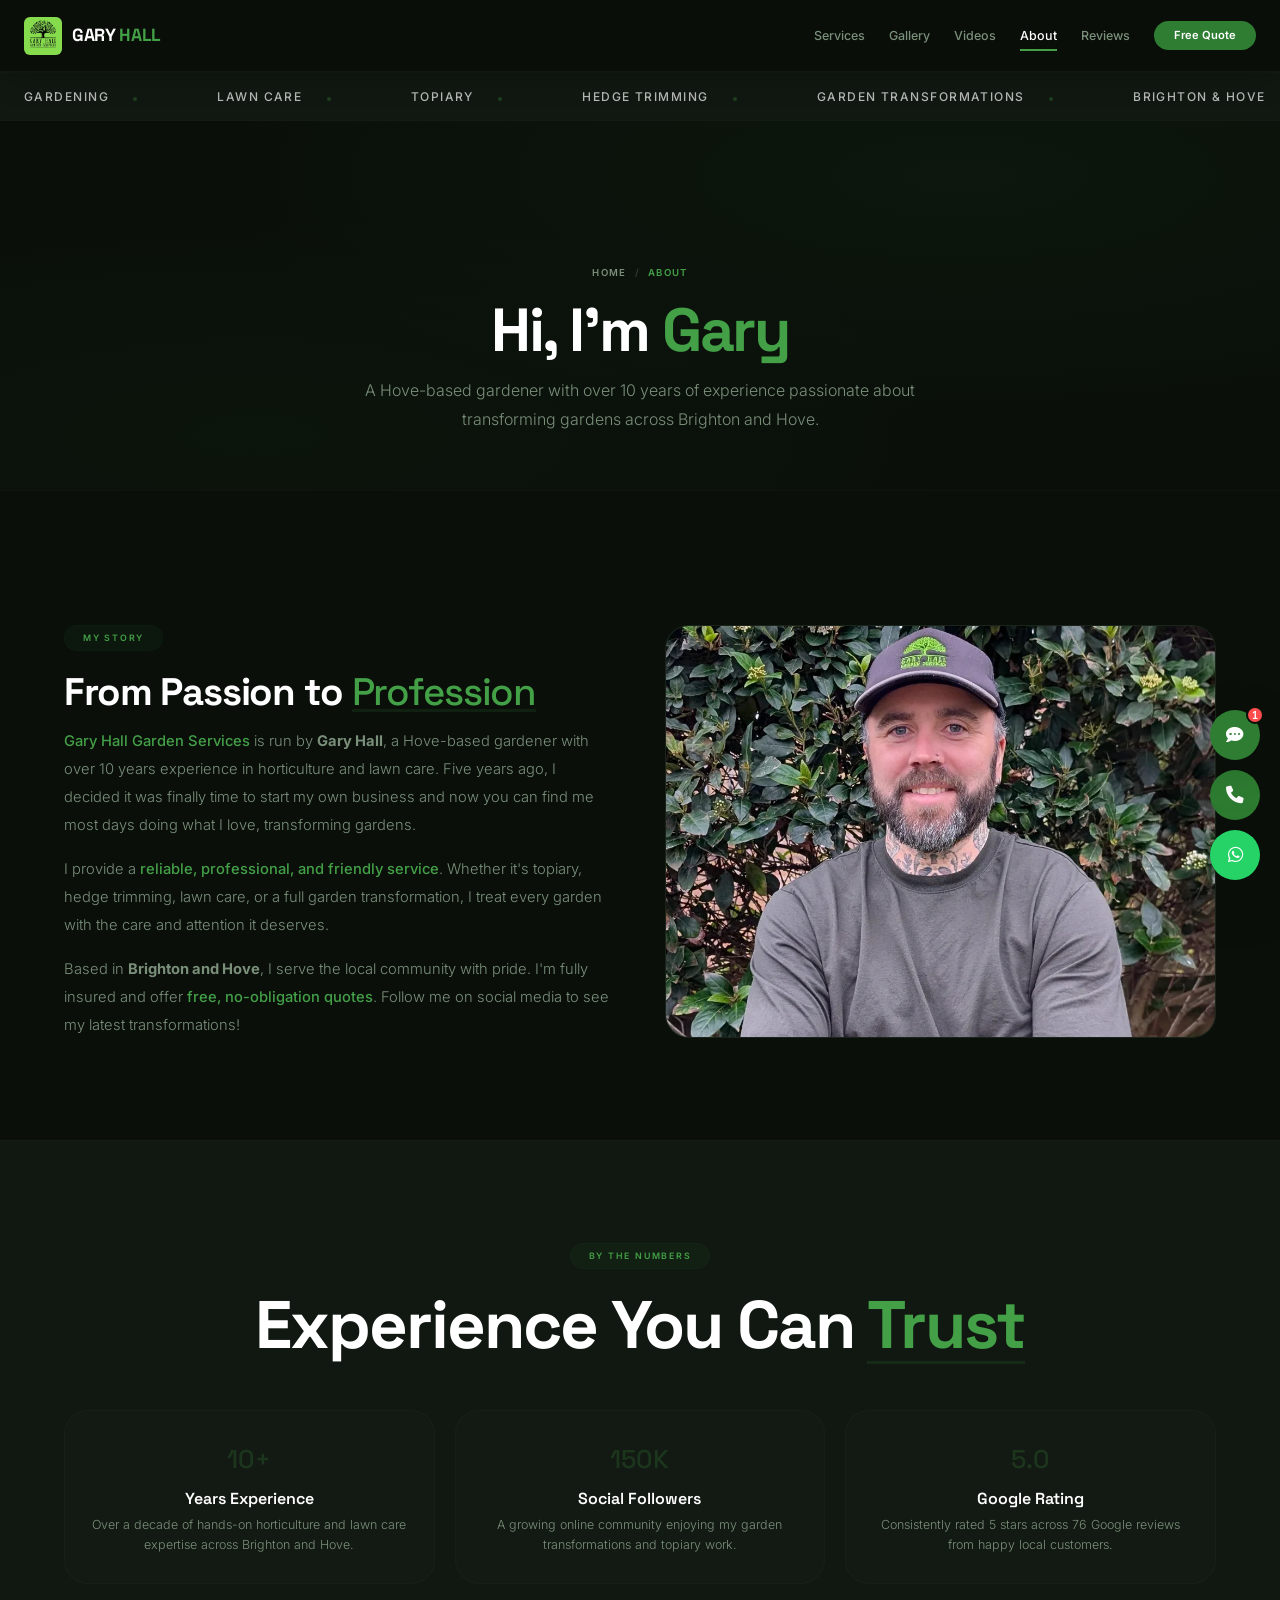
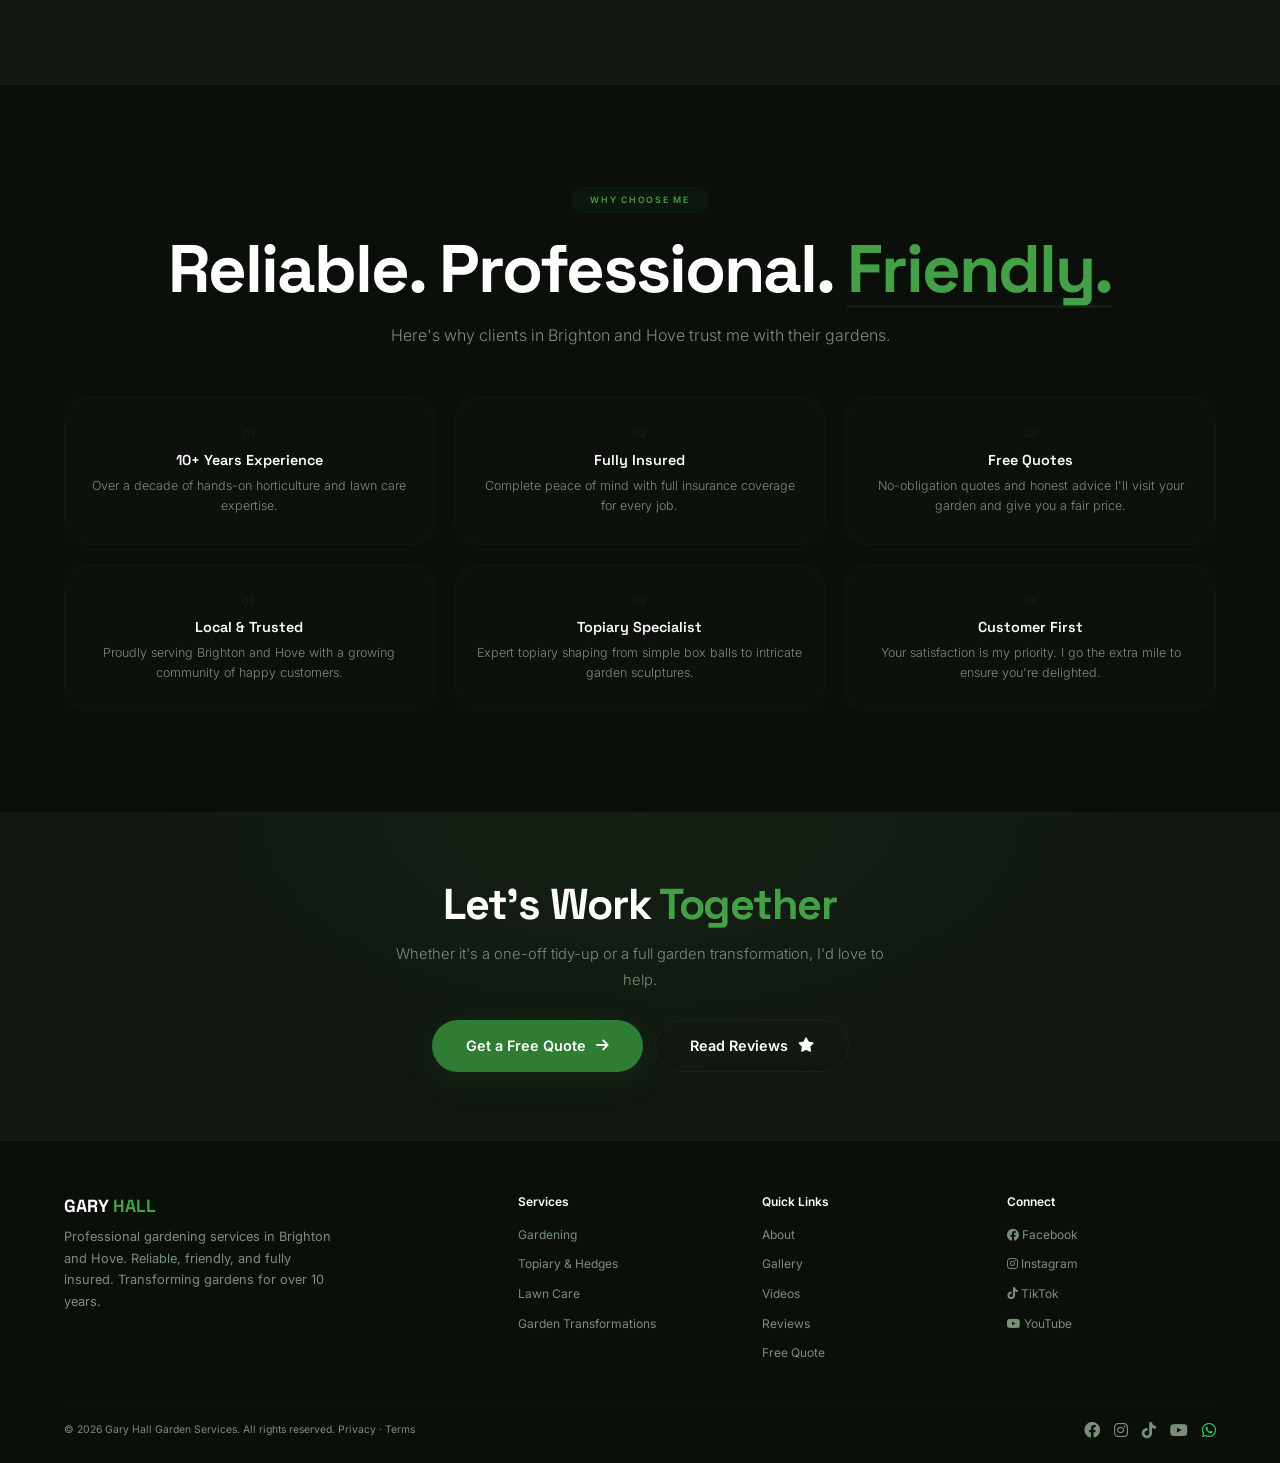
<file: about.html>
<!DOCTYPE html>
<html lang="en">
<head>
<meta charset="UTF-8" />
<meta name="viewport" content="width=device-width, initial-scale=1.0, maximum-scale=1.0, user-scalable=yes" />
<title>About Gary Hall | Professional Gardener in Brighton & Hove</title>
<meta name="description" content="Meet Gary Hall a Hove-based gardener with over 10 years experience in horticulture and lawn care, transforming gardens across Brighton and Hove." />
<link rel="canonical" href="https://garyhallgardenservices.co.uk/about.html" />
<link rel="preconnect" href="https://fonts.googleapis.com" />
<link rel="preconnect" href="https://fonts.gstatic.com" crossorigin />
<link href="https://fonts.googleapis.com/css2?family=Inter:opsz,wght@14..32,300;14..32,400;14..32,500;14..32,600;14..32,700;14..32,800;14..32,900&family=Space+Grotesk:wght@400;500;600;700&display=swap" rel="stylesheet" />
<link rel="stylesheet" href="https://cdnjs.cloudflare.com/ajax/libs/font-awesome/6.0.0-beta3/css/all.min.css" />
<link rel="stylesheet" href="styles.css" />
</head>
<body>

<div class="loader" id="loader"><div class="spinner"></div><div class="text">Gary Hall Gardens</div></div>

<header class="navbar" id="navbar" role="navigation">
    <div class="container">
        <a href="index.html" class="nav-logo">
            <img src="logo.jpg" alt="Gary Hall Garden Services Logo" />
            <span class="logo-text">GARY <span class="brand-span">HALL</span></span>
        </a>
        <button class="nav-toggle" id="navToggle" aria-label="Toggle menu" aria-expanded="false"><span></span><span></span><span></span></button>
        <nav class="nav-links" id="navLinks" role="menu">
            <a href="services.html">Services</a>
            <a href="gallery.html">Gallery</a>
            <a href="videos.html">Videos</a>
            <a href="about.html" class="active">About</a>
            <a href="reviews.html">Reviews</a>
            <a href="contact.html" class="nav-cta">Free Quote</a>
        </nav>
    </div>
</header>

<div class="marquee-section">
    <div style="max-width:100%;padding:0 24px;overflow:hidden;">
        <div class="marquee">
            <span class="marquee-item">Gardening <span class="dot"></span></span>
            <span class="marquee-item">Lawn Care <span class="dot"></span></span>
            <span class="marquee-item">Topiary <span class="dot"></span></span>
            <span class="marquee-item">Hedge Trimming <span class="dot"></span></span>
            <span class="marquee-item">Garden Transformations <span class="dot"></span></span>
            <span class="marquee-item">Brighton &amp; Hove <span class="dot"></span></span>
            <span class="marquee-item">Gardening <span class="dot"></span></span>
            <span class="marquee-item">Lawn Care <span class="dot"></span></span>
            <span class="marquee-item">Topiary <span class="dot"></span></span>
            <span class="marquee-item">Hedge Trimming <span class="dot"></span></span>
            <span class="marquee-item">Garden Transformations <span class="dot"></span></span>
            <span class="marquee-item">Brighton &amp; Hove <span class="dot"></span></span>
        </div>
    </div>
</div>

<section class="page-hero">
    <div class="container">
        <nav class="breadcrumbs"><a href="index.html">Home</a><span class="sep">/</span><span class="current">About</span></nav>
        <h1>Hi, I'm <span class="highlight">Gary</span></h1>
        <p class="lead">A Hove-based gardener with over 10 years of experience passionate about transforming gardens across Brighton and Hove.</p>
    </div>
</section>

<section class="section-padding">
    <div class="container">
        <div class="about-grid">
            <div class="about-text reveal">
                <span class="section-label">My Story</span>
                <h2 class="section-title" style="font-size:clamp(1.6rem,3.5vw,2.4rem);">From Passion to <span class="highlight">Profession</span></h2>
                <p><span class="highlight">Gary Hall Garden Services</span> is run by <strong>Gary Hall</strong>, a Hove-based gardener with over 10 years experience in horticulture and lawn care. Five years ago, I decided it was finally time to start my own business and now you can find me most days doing what I love, transforming gardens.</p>
                <p>I provide a <span class="highlight">reliable, professional, and friendly service</span>. Whether it's topiary, hedge trimming, lawn care, or a full garden transformation, I treat every garden with the care and attention it deserves.</p>
                <p>Based in <strong>Brighton and Hove</strong>, I serve the local community with pride. I'm fully insured and offer <span class="highlight">free, no-obligation quotes</span>. Follow me on social media to see my latest transformations!</p>
            </div>
            <div class="about-image reveal"><img src="gary.jpg" alt="Gary Hall Garden Services" /></div>
        </div>
    </div>
</section>

<section class="section-padding" style="background:var(--black-light);border-top:1px solid rgba(255,255,255,0.02);border-bottom:1px solid rgba(255,255,255,0.02);">
    <div class="container">
        <div class="text-center">
            <span class="section-label">By the Numbers</span>
            <h2 class="section-title">Experience You Can <span class="highlight">Trust</span></h2>
        </div>
        <div class="whys-grid" style="margin-top:48px;">
            <div class="why-card reveal"><div class="number" style="font-size:1.6rem;opacity:0.2;">10+</div><h4 style="font-size:1rem;">Years Experience</h4><p>Over a decade of hands-on horticulture and lawn care expertise across Brighton and Hove.</p></div>
            <div class="why-card reveal"><div class="number" style="font-size:1.6rem;opacity:0.2;">150K</div><h4 style="font-size:1rem;">Social Followers</h4><p>A growing online community enjoying my garden transformations and topiary work.</p></div>
            <div class="why-card reveal"><div class="number" style="font-size:1.6rem;opacity:0.2;">5.0</div><h4 style="font-size:1rem;">Google Rating</h4><p>Consistently rated 5 stars across 76 Google reviews from happy local customers.</p></div>
        </div>
    </div>
</section>

<section class="section-padding">
    <div class="container">
        <div class="text-center">
            <span class="section-label">Why Choose Me</span>
            <h2 class="section-title">Reliable. Professional. <span class="highlight">Friendly.</span></h2>
            <p class="section-subtitle mx-auto">Here's why clients in Brighton and Hove trust me with their gardens.</p>
        </div>
        <div class="whys-grid">
            <div class="why-card reveal"><div class="number">01</div><h4>10+ Years Experience</h4><p>Over a decade of hands-on horticulture and lawn care expertise.</p></div>
            <div class="why-card reveal"><div class="number">02</div><h4>Fully Insured</h4><p>Complete peace of mind with full insurance coverage for every job.</p></div>
            <div class="why-card reveal"><div class="number">03</div><h4>Free Quotes</h4><p>No-obligation quotes and honest advice I'll visit your garden and give you a fair price.</p></div>
            <div class="why-card reveal"><div class="number">04</div><h4>Local &amp; Trusted</h4><p>Proudly serving Brighton and Hove with a growing community of happy customers.</p></div>
            <div class="why-card reveal"><div class="number">05</div><h4>Topiary Specialist</h4><p>Expert topiary shaping from simple box balls to intricate garden sculptures.</p></div>
            <div class="why-card reveal"><div class="number">06</div><h4>Customer First</h4><p>Your satisfaction is my priority. I go the extra mile to ensure you're delighted.</p></div>
        </div>
    </div>
</section>

<section class="cta-band">
    <div class="container">
        <h2>Let's Work <span class="highlight">Together</span></h2>
        <p>Whether it's a one-off tidy-up or a full garden transformation, I'd love to help.</p>
        <div class="cta-actions">
            <a href="contact.html" class="btn btn-primary">Get a Free Quote <i class="fas fa-arrow-right"></i></a>
            <a href="reviews.html" class="btn btn-outline">Read Reviews <i class="fas fa-star"></i></a>
        </div>
    </div>
</section>

<footer class="footer">
    <div class="container">
        <div class="footer-grid">
            <div class="footer-brand"><div class="logo">GARY <span>HALL</span></div><p>Professional gardening services in Brighton and Hove. Reliable, friendly, and fully insured. Transforming gardens for over 10 years.</p></div>
            <div><h4>Services</h4><ul><li><a href="services.html">Gardening</a></li><li><a href="services.html">Topiary &amp; Hedges</a></li><li><a href="services.html">Lawn Care</a></li><li><a href="services.html">Garden Transformations</a></li></ul></div>
            <div><h4>Quick Links</h4><ul><li><a href="about.html">About</a></li><li><a href="gallery.html">Gallery</a></li><li><a href="videos.html">Videos</a></li><li><a href="reviews.html">Reviews</a></li><li><a href="contact.html">Free Quote</a></li></ul></div>
            <div><h4>Connect</h4><ul><li><a href="https://www.facebook.com/garyhallgardenservices" target="_blank"><i class="fab fa-facebook"></i> Facebook</a></li><li><a href="https://www.instagram.com/garyhallgardenservices" target="_blank"><i class="fab fa-instagram"></i> Instagram</a></li><li><a href="https://www.tiktok.com/@gary.hall.garden" target="_blank"><i class="fab fa-tiktok"></i> TikTok</a></li><li><a href="https://www.youtube.com/@garyhall-gardenservices" target="_blank"><i class="fab fa-youtube"></i> YouTube</a></li></ul></div>
        </div>
        <div class="footer-bottom">
            <span>© 2026 Gary Hall Garden Services. All rights reserved. <a href="privacy.html" style="color:var(--gray-500);">Privacy</a> · <a href="terms.html" style="color:var(--gray-500);">Terms</a></span>
            <div class="footer-social">
                <a href="https://www.facebook.com/garyhallgardenservices" target="_blank" aria-label="Facebook"><i class="fab fa-facebook"></i></a>
                <a href="https://www.instagram.com/garyhallgardenservices" target="_blank" aria-label="Instagram"><i class="fab fa-instagram"></i></a>
                <a href="https://www.tiktok.com/@gary.hall.garden" target="_blank" aria-label="TikTok"><i class="fab fa-tiktok"></i></a>
                <a href="https://www.youtube.com/@garyhall-gardenservices" target="_blank" aria-label="YouTube"><i class="fab fa-youtube"></i></a>
                <a href="https://wa.me/447951434795" target="_blank" aria-label="WhatsApp"><i class="fab fa-whatsapp" style="color:#25d366;"></i></a>
            </div>
        </div>
    </div>
</footer>

<!-- FLOATING BUTTONS & CHAT WIDGET -->
<div class="floating-buttons">
    <div class="chat-popup" id="chatPopup">
        <div class="chat-popup-header">
            <h4>Gary Hall Garden Services</h4>
            <button id="chatClose" aria-label="Close chat"><i class="fas fa-chevron-down"></i></button>
        </div>
        <div class="chat-popup-body">
            <p>Let me know if you have any questions!</p>
            <div class="chat-popup-actions">
                <a href="https://wa.me/447951434795" target="_blank" class="chat-btn-primary">I have a question</a>
                <button class="chat-btn-secondary" id="chatDismiss">No, thanks</button>
            </div>
        </div>
    </div>
    <button class="floating-btn chat" id="chatToggle" aria-label="Open chat">
        <i class="fas fa-comment-dots"></i>
        <span class="chat-badge" id="chatBadge">1</span>
    </button>
    <a href="tel:+447951434795" class="floating-btn call" aria-label="Call Gary Hall"><i class="fas fa-phone"></i></a>
    <a href="https://wa.me/447951434795" target="_blank" class="floating-btn whatsapp" aria-label="WhatsApp Gary Hall"><i class="fab fa-whatsapp"></i></a>
</div>

<button class="back-to-top" id="backToTop" aria-label="Back to top">↑</button>
<script src="script.js"></script>
</body>
</html>
</file>
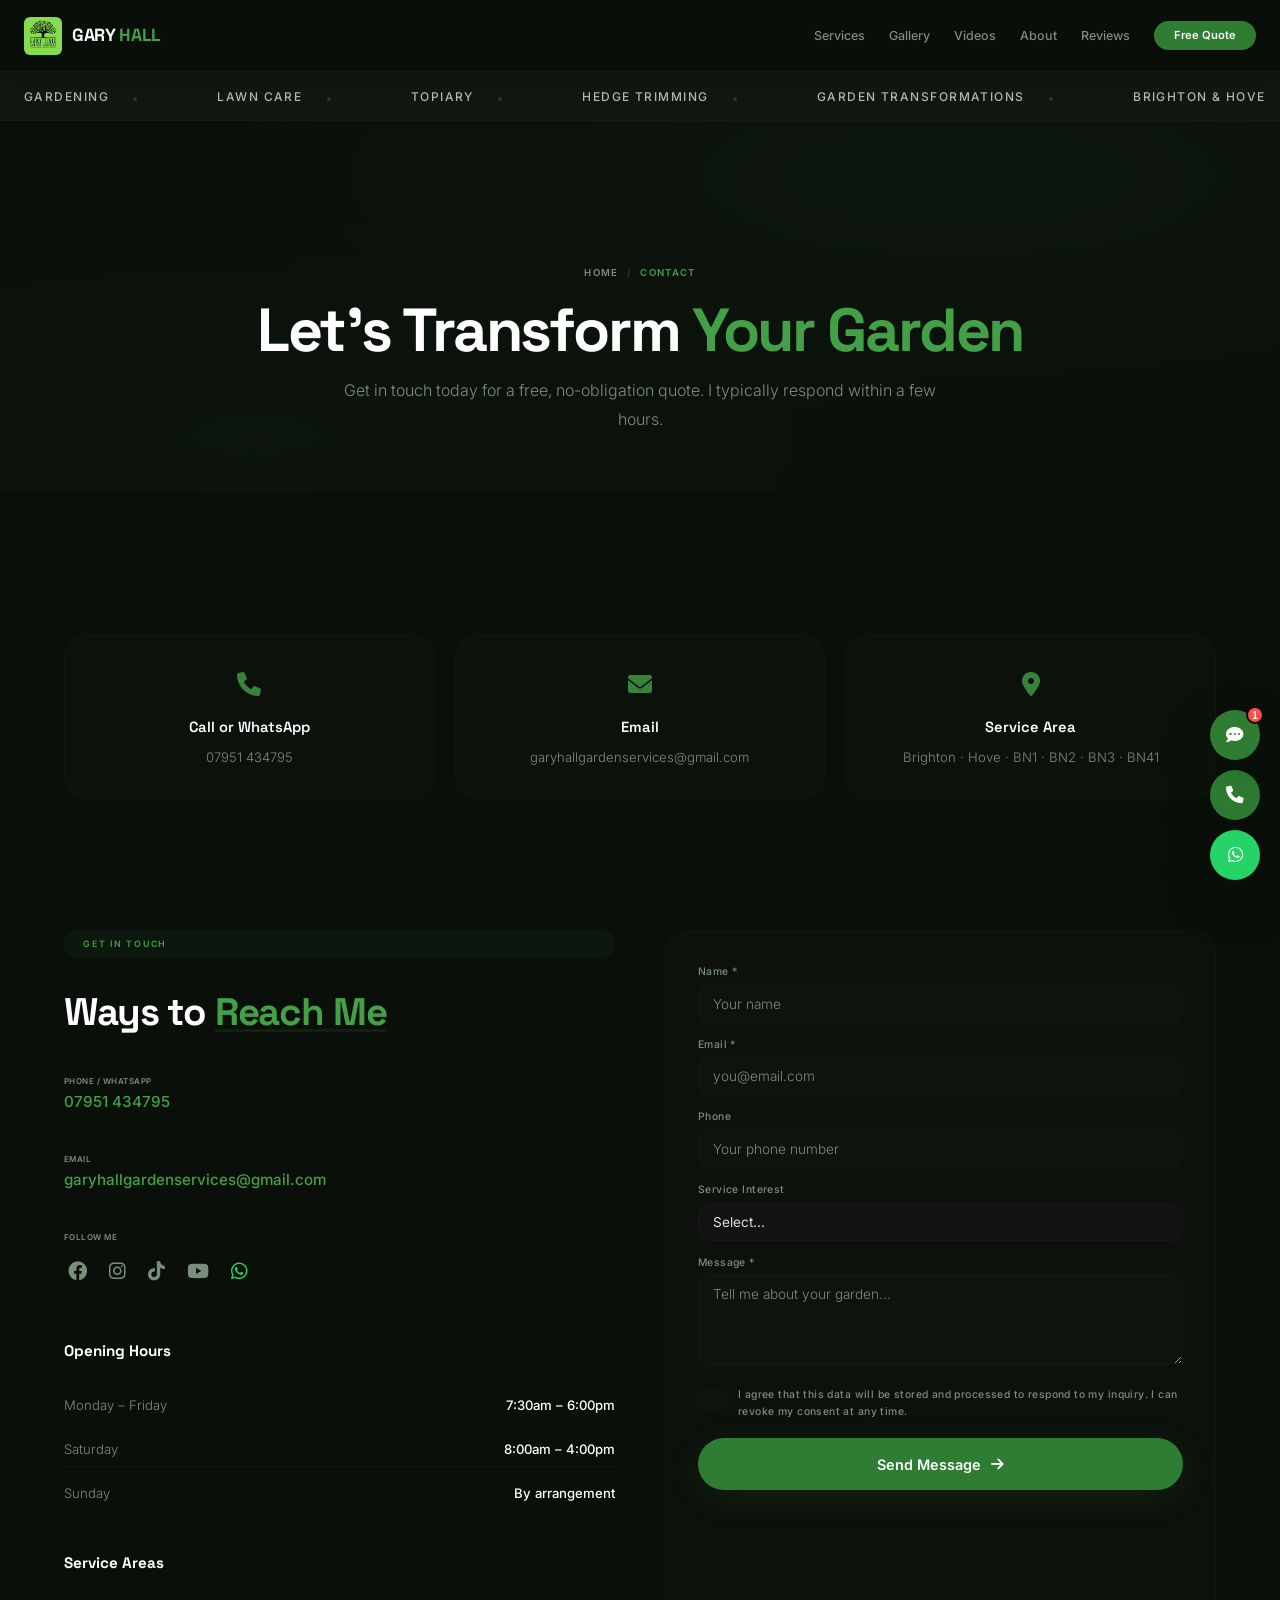
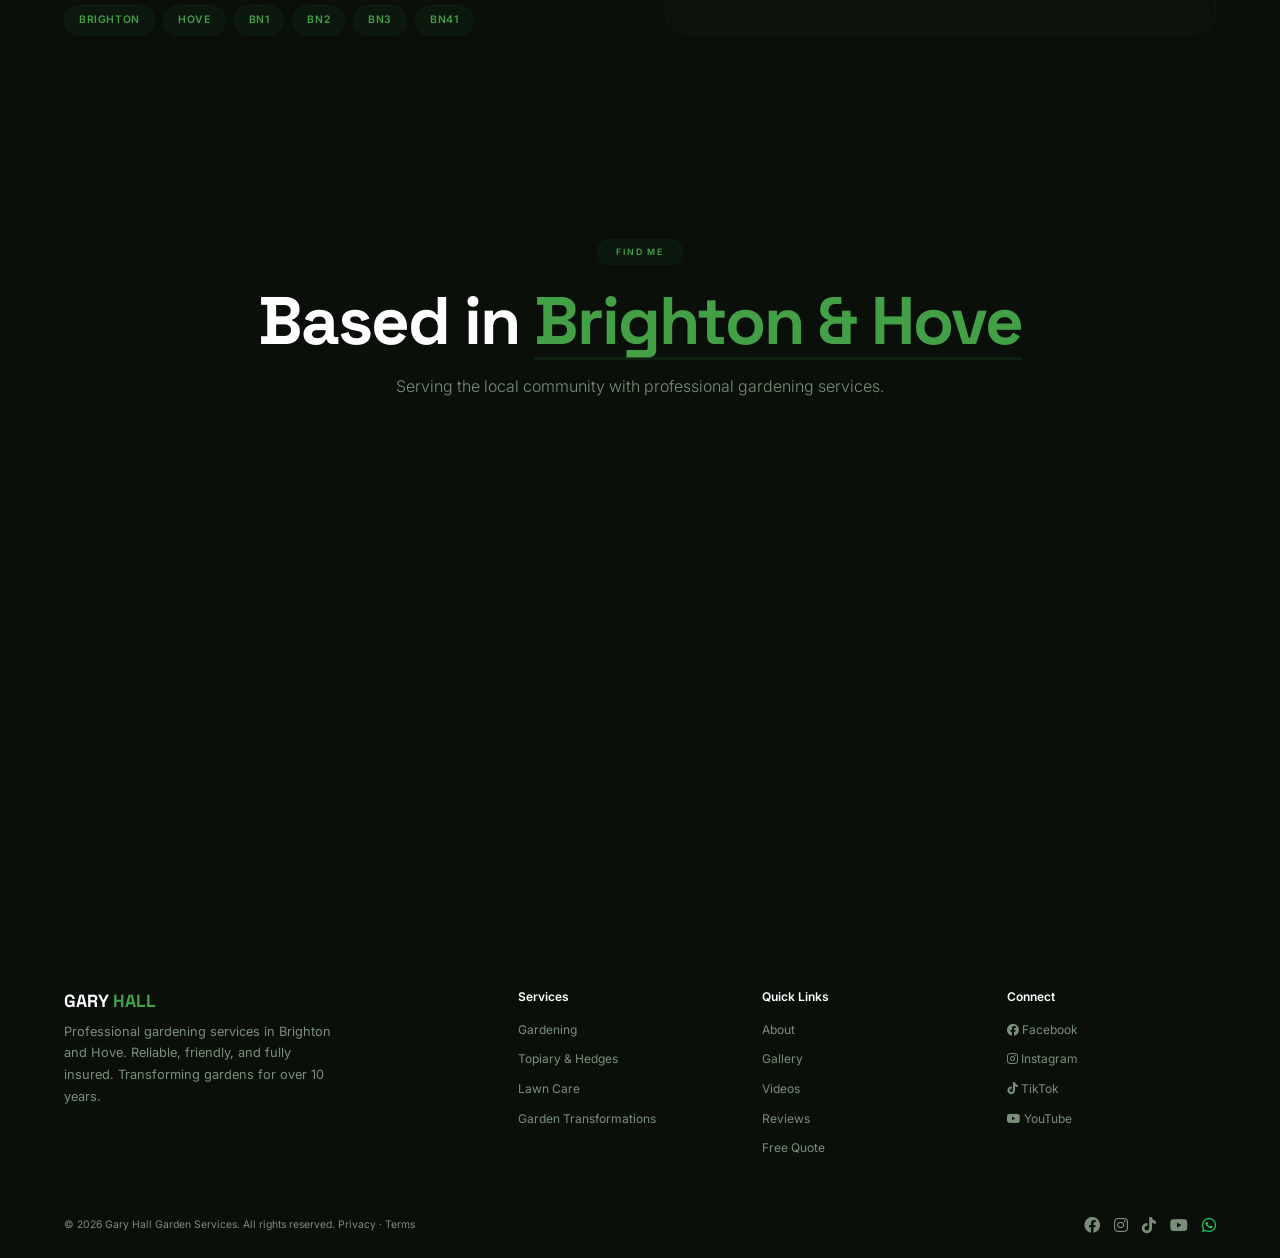
<file: contact.html>
<!DOCTYPE html>
<html lang="en">
<head>
<meta charset="UTF-8" />
<meta name="viewport" content="width=device-width, initial-scale=1.0, maximum-scale=1.0, user-scalable=yes" />
<title>Contact | Gary Hall Garden Services — Free Quote in Brighton & Hove</title>
<meta name="description" content="Contact Gary Hall Garden Services for a free, no-obligation gardening quote in Brighton and Hove. Call 07951 434795 or send a message." />
<link rel="canonical" href="https://garyhallgardenservices.co.uk/contact.html" />
<link rel="preconnect" href="https://fonts.googleapis.com" />
<link rel="preconnect" href="https://fonts.gstatic.com" crossorigin />
<link href="https://fonts.googleapis.com/css2?family=Inter:opsz,wght@14..32,300;14..32,400;14..32,500;14..32,600;14..32,700;14..32,800;14..32,900&family=Space+Grotesk:wght@400;500;600;700&display=swap" rel="stylesheet" />
<link rel="stylesheet" href="https://cdnjs.cloudflare.com/ajax/libs/font-awesome/6.0.0-beta3/css/all.min.css" />
<link rel="stylesheet" href="styles.css" />
</head>
<body>

<div class="loader" id="loader"><div class="spinner"></div><div class="text">Gary Hall Gardens</div></div>

<header class="navbar" id="navbar" role="navigation">
    <div class="container">
        <a href="index.html" class="nav-logo">
            <img src="logo.jpg" alt="Gary Hall Garden Services Logo" />
            <span class="logo-text">GARY <span class="brand-span">HALL</span></span>
        </a>
        <button class="nav-toggle" id="navToggle" aria-label="Toggle menu" aria-expanded="false"><span></span><span></span><span></span></button>
        <nav class="nav-links" id="navLinks" role="menu">
            <a href="services.html">Services</a>
            <a href="gallery.html">Gallery</a>
            <a href="videos.html">Videos</a>
            <a href="about.html">About</a>
            <a href="reviews.html">Reviews</a>
            <a href="contact.html" class="nav-cta active">Free Quote</a>
        </nav>
    </div>
</header>

<div class="marquee-section">
    <div style="max-width:100%;padding:0 24px;overflow:hidden;">
        <div class="marquee">
            <span class="marquee-item">Gardening <span class="dot"></span></span>
            <span class="marquee-item">Lawn Care <span class="dot"></span></span>
            <span class="marquee-item">Topiary <span class="dot"></span></span>
            <span class="marquee-item">Hedge Trimming <span class="dot"></span></span>
            <span class="marquee-item">Garden Transformations <span class="dot"></span></span>
            <span class="marquee-item">Brighton &amp; Hove <span class="dot"></span></span>
            <span class="marquee-item">Gardening <span class="dot"></span></span>
            <span class="marquee-item">Lawn Care <span class="dot"></span></span>
            <span class="marquee-item">Topiary <span class="dot"></span></span>
            <span class="marquee-item">Hedge Trimming <span class="dot"></span></span>
            <span class="marquee-item">Garden Transformations <span class="dot"></span></span>
            <span class="marquee-item">Brighton &amp; Hove <span class="dot"></span></span>
        </div>
    </div>
</div>

<section class="page-hero">
    <div class="container">
        <nav class="breadcrumbs"><a href="index.html">Home</a><span class="sep">/</span><span class="current">Contact</span></nav>
        <h1>Let's Transform <span class="highlight">Your Garden</span></h1>
        <p class="lead">Get in touch today for a free, no-obligation quote. I typically respond within a few hours.</p>
    </div>
</section>

<section class="section-padding">
    <div class="container">
        <div class="info-cards">
            <div class="info-card reveal">
                <div class="ic-icon"><i class="fas fa-phone"></i></div>
                <h4>Call or WhatsApp</h4>
                <p><a href="tel:+447951434795">07951 434795</a></p>
            </div>
            <div class="info-card reveal">
                <div class="ic-icon"><i class="fas fa-envelope"></i></div>
                <h4>Email</h4>
                <p><a href="mailto:garyhallgardenservices@gmail.com">garyhallgardenservices@gmail.com</a></p>
            </div>
            <div class="info-card reveal">
                <div class="ic-icon"><i class="fas fa-map-marker-alt"></i></div>
                <h4>Service Area</h4>
                <p>Brighton · Hove · BN1 · BN2 · BN3 · BN41</p>
            </div>
        </div>
    </div>
</section>

<section class="section-padding" style="padding-top:0;">
    <div class="container">
        <div class="contact-grid">
            <div class="contact-info reveal">
                <span class="section-label">Get In Touch</span>
                <h2 class="section-title" style="font-size:clamp(1.6rem,3.5vw,2.4rem);">Ways to <span class="highlight">Reach Me</span></h2>

                <div class="info-item"><div class="label">Phone / WhatsApp</div><div class="value"><a href="tel:+447951434795">07951 434795</a></div></div>
                <div class="info-item"><div class="label">Email</div><div class="value"><a href="mailto:garyhallgardenservices@gmail.com">garyhallgardenservices@gmail.com</a></div></div>
                <div class="info-item">
                    <div class="label">Follow Me</div>
                    <div class="contact-social">
                        <a href="https://www.facebook.com/garyhallgardenservices" target="_blank" aria-label="Facebook"><i class="fab fa-facebook"></i></a>
                        <a href="https://www.instagram.com/garyhallgardenservices" target="_blank" aria-label="Instagram"><i class="fab fa-instagram"></i></a>
                        <a href="https://www.tiktok.com/@gary.hall.garden" target="_blank" aria-label="TikTok"><i class="fab fa-tiktok"></i></a>
                        <a href="https://www.youtube.com/@garyhall-gardenservices" target="_blank" aria-label="YouTube"><i class="fab fa-youtube"></i></a>
                        <a href="https://wa.me/447951434795" target="_blank" aria-label="WhatsApp"><i class="fab fa-whatsapp" style="color:#25d366;"></i></a>
                    </div>
                </div>

                <h4 style="font-family:var(--font-display);font-size:0.95rem;color:var(--white);margin-top:22px;">Opening Hours</h4>
                <ul class="hours-list">
                    <li><span>Monday – Friday</span><span>7:30am – 6:00pm</span></li>
                    <li><span>Saturday</span><span>8:00am – 4:00pm</span></li>
                    <li><span>Sunday</span><span>By arrangement</span></li>
                </ul>

                <h4 style="font-family:var(--font-display);font-size:0.95rem;color:var(--white);margin-top:22px;">Service Areas</h4>
                <div class="area-tags">
                    <span>Brighton</span><span>Hove</span><span>BN1</span><span>BN2</span><span>BN3</span><span>BN41</span>
                </div>
            </div>

            <div class="contact-form reveal">
                <form id="contactForm" data-redirect="thank-you.html" novalidate>
                    <div class="form-group"><label for="formName">Name *</label><input type="text" id="formName" placeholder="Your name" required><div class="form-error" id="nameError">Please enter your name.</div></div>
                    <div class="form-group"><label for="formEmail">Email *</label><input type="email" id="formEmail" placeholder="you@email.com" required><div class="form-error" id="emailError">Please enter a valid email.</div></div>
                    <div class="form-group"><label for="formPhone">Phone</label><input type="tel" id="formPhone" placeholder="Your phone number"></div>
                    <div class="form-group"><label for="formSubject">Service Interest</label>
                        <select id="formSubject">
                            <option value="">Select...</option>
                            <option value="gardening">Gardening</option>
                            <option value="topiary">Topiary &amp; Hedges</option>
                            <option value="lawn">Lawn Care</option>
                            <option value="transformation">Garden Transformation</option>
                            <option value="cleanup">Cleanup &amp; Maintenance</option>
                            <option value="other">Other</option>
                        </select>
                    </div>
                    <div class="form-group"><label for="formMessage">Message *</label><textarea id="formMessage" placeholder="Tell me about your garden..." required></textarea><div class="form-error" id="messageError">Please describe what you're looking for.</div></div>
                    <div class="contact-consent">
                        <input type="checkbox" id="formConsent" required>
                        <label for="formConsent">I agree that this data will be stored and processed to respond to my inquiry. I can revoke my consent at any time.</label>
                    </div>
                    <div class="form-error" id="consentError" style="margin-top:-8px;margin-bottom:10px;">Please agree to the data processing terms.</div>
                    <button type="submit" class="btn btn-primary btn-block" id="formSubmit">Send Message <i class="fas fa-arrow-right"></i></button>
                    <div class="form-success" id="formSuccess">Message sent! I'll get back to you shortly.</div>
                </form>
            </div>
        </div>
    </div>
</section>

<section id="map" class="section-padding" style="background:var(--black);border-top:1px solid rgba(255,255,255,0.02);">
    <div class="container">
        <div class="text-center">
            <span class="section-label">Find Me</span>
            <h2 class="section-title">Based in <span class="highlight">Brighton &amp; Hove</span></h2>
            <p class="section-subtitle mx-auto">Serving the local community with professional gardening services.</p>
        </div>
        <div class="map-wrapper reveal">
            <iframe src="https://www.google.com/maps?q=Brighton+and+Hove+UK&output=embed" allowfullscreen="" loading="lazy"></iframe>
        </div>
    </div>
</section>

<footer class="footer">
    <div class="container">
        <div class="footer-grid">
            <div class="footer-brand"><div class="logo">GARY <span>HALL</span></div><p>Professional gardening services in Brighton and Hove. Reliable, friendly, and fully insured. Transforming gardens for over 10 years.</p></div>
            <div><h4>Services</h4><ul><li><a href="services.html">Gardening</a></li><li><a href="services.html">Topiary &amp; Hedges</a></li><li><a href="services.html">Lawn Care</a></li><li><a href="services.html">Garden Transformations</a></li></ul></div>
            <div><h4>Quick Links</h4><ul><li><a href="about.html">About</a></li><li><a href="gallery.html">Gallery</a></li><li><a href="videos.html">Videos</a></li><li><a href="reviews.html">Reviews</a></li><li><a href="contact.html">Free Quote</a></li></ul></div>
            <div><h4>Connect</h4><ul><li><a href="https://www.facebook.com/garyhallgardenservices" target="_blank"><i class="fab fa-facebook"></i> Facebook</a></li><li><a href="https://www.instagram.com/garyhallgardenservices" target="_blank"><i class="fab fa-instagram"></i> Instagram</a></li><li><a href="https://www.tiktok.com/@gary.hall.garden" target="_blank"><i class="fab fa-tiktok"></i> TikTok</a></li><li><a href="https://www.youtube.com/@garyhall-gardenservices" target="_blank"><i class="fab fa-youtube"></i> YouTube</a></li></ul></div>
        </div>
        <div class="footer-bottom">
            <span>© 2026 Gary Hall Garden Services. All rights reserved. <a href="privacy.html" style="color:var(--gray-500);">Privacy</a> · <a href="terms.html" style="color:var(--gray-500);">Terms</a></span>
            <div class="footer-social">
                <a href="https://www.facebook.com/garyhallgardenservices" target="_blank" aria-label="Facebook"><i class="fab fa-facebook"></i></a>
                <a href="https://www.instagram.com/garyhallgardenservices" target="_blank" aria-label="Instagram"><i class="fab fa-instagram"></i></a>
                <a href="https://www.tiktok.com/@gary.hall.garden" target="_blank" aria-label="TikTok"><i class="fab fa-tiktok"></i></a>
                <a href="https://www.youtube.com/@garyhall-gardenservices" target="_blank" aria-label="YouTube"><i class="fab fa-youtube"></i></a>
                <a href="https://wa.me/447951434795" target="_blank" aria-label="WhatsApp"><i class="fab fa-whatsapp" style="color:#25d366;"></i></a>
            </div>
        </div>
    </div>
</footer>

<!-- FLOATING BUTTONS & CHAT WIDGET -->
<div class="floating-buttons">
    <div class="chat-popup" id="chatPopup">
        <div class="chat-popup-header">
            <h4>Gary Hall Garden Services</h4>
            <button id="chatClose" aria-label="Close chat"><i class="fas fa-chevron-down"></i></button>
        </div>
        <div class="chat-popup-body">
            <p>Let me know if you have any questions!</p>
            <div class="chat-popup-actions">
                <a href="https://wa.me/447951434795" target="_blank" class="chat-btn-primary">I have a question</a>
                <button class="chat-btn-secondary" id="chatDismiss">No, thanks</button>
            </div>
        </div>
    </div>
    <button class="floating-btn chat" id="chatToggle" aria-label="Open chat">
        <i class="fas fa-comment-dots"></i>
        <span class="chat-badge" id="chatBadge">1</span>
    </button>
    <a href="tel:+447951434795" class="floating-btn call" aria-label="Call Gary Hall"><i class="fas fa-phone"></i></a>
    <a href="https://wa.me/447951434795" target="_blank" class="floating-btn whatsapp" aria-label="WhatsApp Gary Hall"><i class="fab fa-whatsapp"></i></a>
</div>

<button class="back-to-top" id="backToTop" aria-label="Back to top">↑</button>
<script src="script.js"></script>
</body>
</html>
</file>
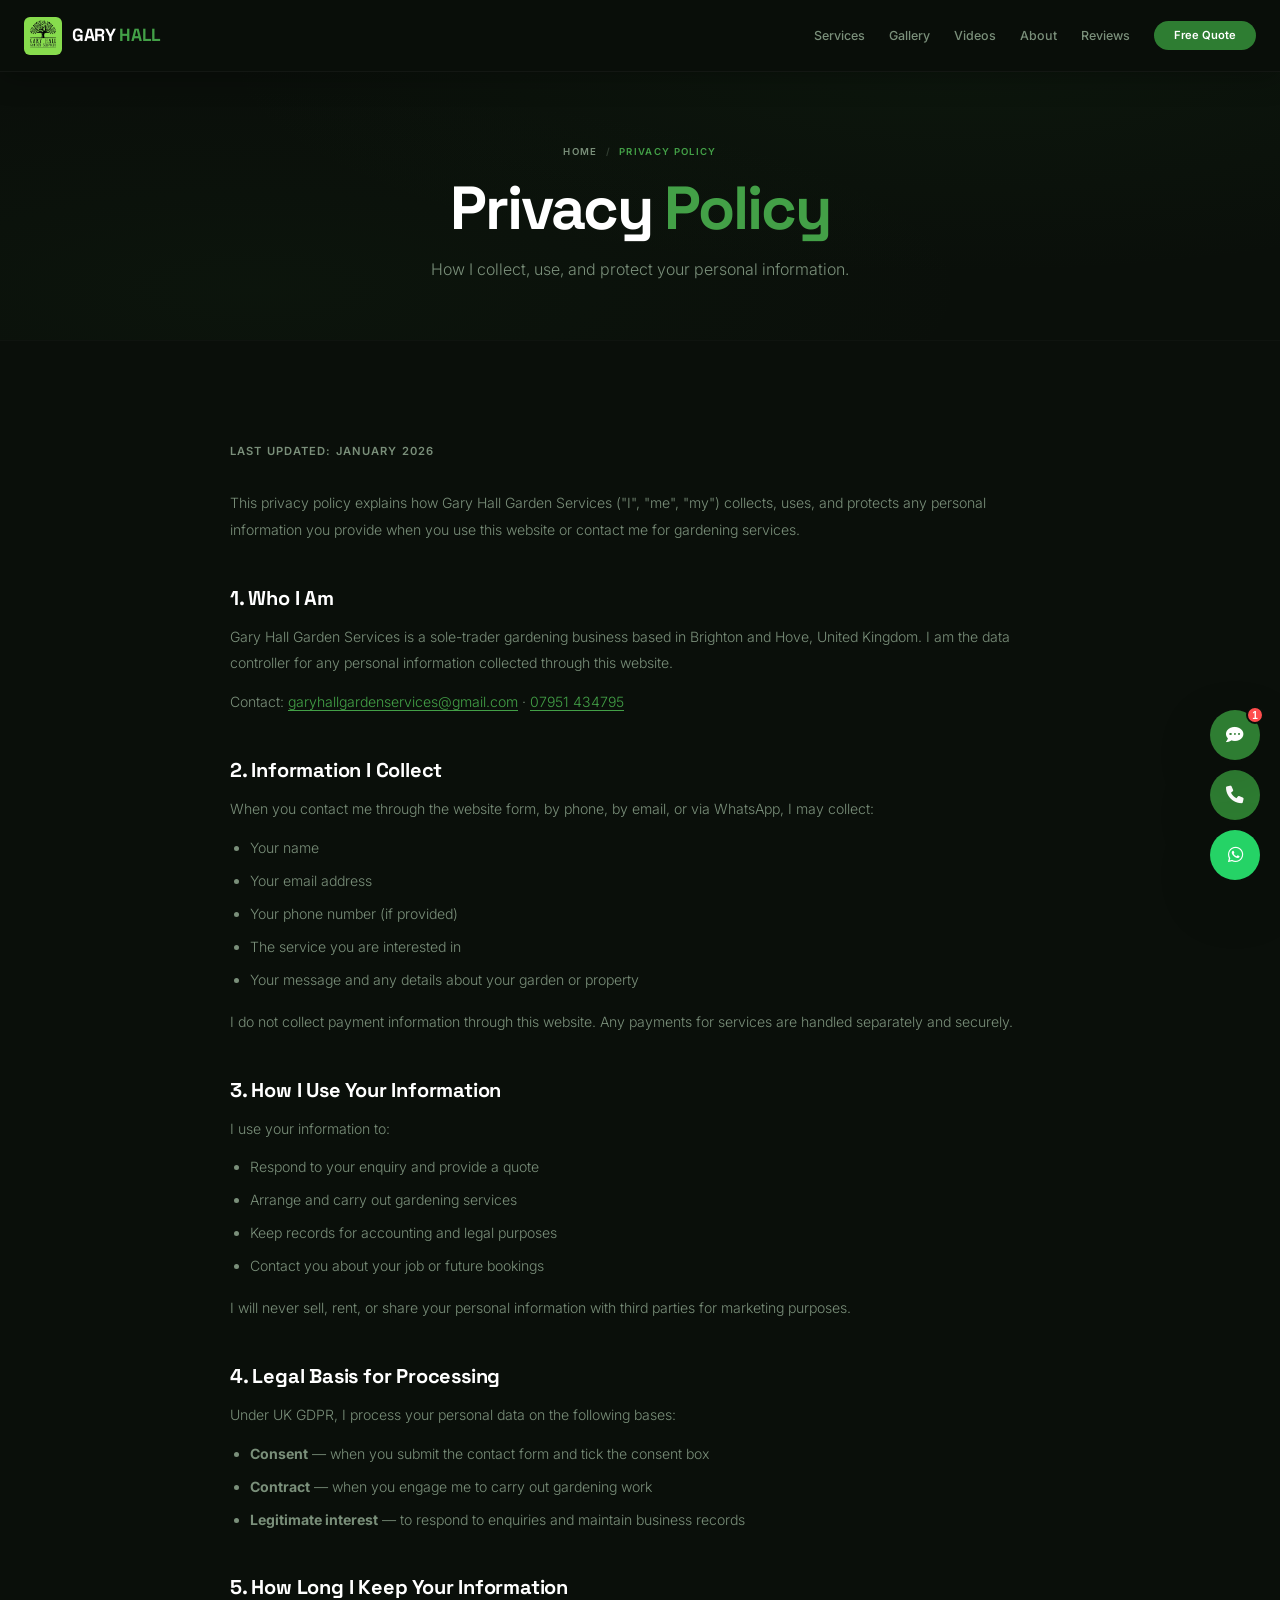
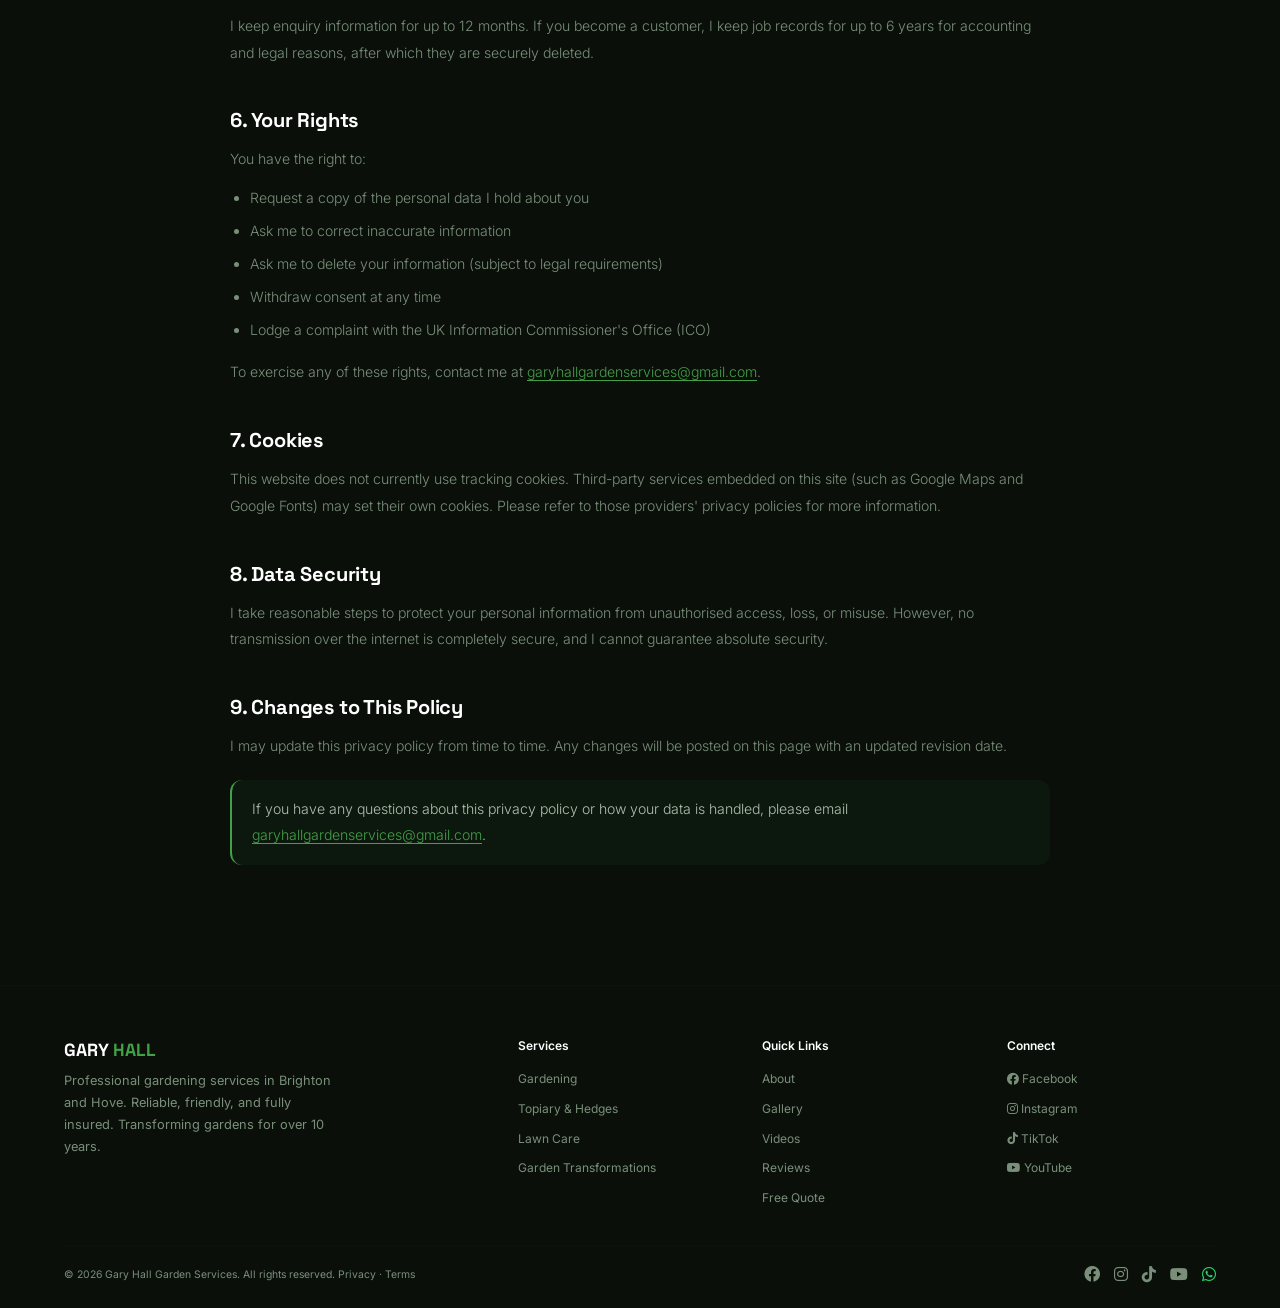
<file: privacy.html>
<!DOCTYPE html>
<html lang="en">
<head>
<meta charset="UTF-8" />
<meta name="viewport" content="width=device-width, initial-scale=1.0, maximum-scale=1.0, user-scalable=yes" />
<title>Privacy Policy | Gary Hall Garden Services</title>
<meta name="description" content="Privacy policy for Gary Hall Garden Services — how we collect, use, and protect your personal information." />
<link rel="canonical" href="https://garyhallgardenservices.co.uk/privacy.html" />
<link rel="preconnect" href="https://fonts.googleapis.com" />
<link rel="preconnect" href="https://fonts.gstatic.com" crossorigin />
<link href="https://fonts.googleapis.com/css2?family=Inter:opsz,wght@14..32,300;14..32,400;14..32,500;14..32,600;14..32,700;14..32,800;14..32,900&family=Space+Grotesk:wght@400;500;600;700&display=swap" rel="stylesheet" />
<link rel="stylesheet" href="https://cdnjs.cloudflare.com/ajax/libs/font-awesome/6.0.0-beta3/css/all.min.css" />
<link rel="stylesheet" href="styles.css" />
</head>
<body>

<div class="loader" id="loader"><div class="spinner"></div><div class="text">Gary Hall Gardens</div></div>

<header class="navbar" id="navbar" role="navigation">
    <div class="container">
        <a href="index.html" class="nav-logo">
            <img src="logo.jpg" alt="Gary Hall Garden Services Logo" />
            <span class="logo-text">GARY <span class="brand-span">HALL</span></span>
        </a>
        <button class="nav-toggle" id="navToggle" aria-label="Toggle menu" aria-expanded="false"><span></span><span></span><span></span></button>
        <nav class="nav-links" id="navLinks" role="menu">
            <a href="services.html">Services</a>
            <a href="gallery.html">Gallery</a>
            <a href="videos.html">Videos</a>
            <a href="about.html">About</a>
            <a href="reviews.html">Reviews</a>
            <a href="contact.html" class="nav-cta">Free Quote</a>
        </nav>
    </div>
</header>

<section class="page-hero">
    <div class="container">
        <nav class="breadcrumbs"><a href="index.html">Home</a><span class="sep">/</span><span class="current">Privacy Policy</span></nav>
        <h1>Privacy <span class="highlight">Policy</span></h1>
        <p class="lead">How I collect, use, and protect your personal information.</p>
    </div>
</section>

<section class="section-padding">
    <div class="container">
        <div class="legal reveal">
            <p class="updated">Last updated: January 2026</p>

            <p>This privacy policy explains how Gary Hall Garden Services ("I", "me", "my") collects, uses, and protects any personal information you provide when you use this website or contact me for gardening services.</p>

            <h2>1. Who I Am</h2>
            <p>Gary Hall Garden Services is a sole-trader gardening business based in Brighton and Hove, United Kingdom. I am the data controller for any personal information collected through this website.</p>
            <p>Contact: <a href="mailto:garyhallgardenservices@gmail.com">garyhallgardenservices@gmail.com</a> · <a href="tel:+447951434795">07951 434795</a></p>

            <h2>2. Information I Collect</h2>
            <p>When you contact me through the website form, by phone, by email, or via WhatsApp, I may collect:</p>
            <ul>
                <li>Your name</li>
                <li>Your email address</li>
                <li>Your phone number (if provided)</li>
                <li>The service you are interested in</li>
                <li>Your message and any details about your garden or property</li>
            </ul>
            <p>I do not collect payment information through this website. Any payments for services are handled separately and securely.</p>

            <h2>3. How I Use Your Information</h2>
            <p>I use your information to:</p>
            <ul>
                <li>Respond to your enquiry and provide a quote</li>
                <li>Arrange and carry out gardening services</li>
                <li>Keep records for accounting and legal purposes</li>
                <li>Contact you about your job or future bookings</li>
            </ul>
            <p>I will never sell, rent, or share your personal information with third parties for marketing purposes.</p>

            <h2>4. Legal Basis for Processing</h2>
            <p>Under UK GDPR, I process your personal data on the following bases:</p>
            <ul>
                <li><strong>Consent</strong> — when you submit the contact form and tick the consent box</li>
                <li><strong>Contract</strong> — when you engage me to carry out gardening work</li>
                <li><strong>Legitimate interest</strong> — to respond to enquiries and maintain business records</li>
            </ul>

            <h2>5. How Long I Keep Your Information</h2>
            <p>I keep enquiry information for up to 12 months. If you become a customer, I keep job records for up to 6 years for accounting and legal reasons, after which they are securely deleted.</p>

            <h2>6. Your Rights</h2>
            <p>You have the right to:</p>
            <ul>
                <li>Request a copy of the personal data I hold about you</li>
                <li>Ask me to correct inaccurate information</li>
                <li>Ask me to delete your information (subject to legal requirements)</li>
                <li>Withdraw consent at any time</li>
                <li>Lodge a complaint with the UK Information Commissioner's Office (ICO)</li>
            </ul>
            <p>To exercise any of these rights, contact me at <a href="mailto:garyhallgardenservices@gmail.com">garyhallgardenservices@gmail.com</a>.</p>

            <h2>7. Cookies</h2>
            <p>This website does not currently use tracking cookies. Third-party services embedded on this site (such as Google Maps and Google Fonts) may set their own cookies. Please refer to those providers' privacy policies for more information.</p>

            <h2>8. Data Security</h2>
            <p>I take reasonable steps to protect your personal information from unauthorised access, loss, or misuse. However, no transmission over the internet is completely secure, and I cannot guarantee absolute security.</p>

            <h2>9. Changes to This Policy</h2>
            <p>I may update this privacy policy from time to time. Any changes will be posted on this page with an updated revision date.</p>

            <div class="callout">
                <p>If you have any questions about this privacy policy or how your data is handled, please email <a href="mailto:garyhallgardenservices@gmail.com">garyhallgardenservices@gmail.com</a>.</p>
            </div>
        </div>
    </div>
</section>

<footer class="footer">
    <div class="container">
        <div class="footer-grid">
            <div class="footer-brand"><div class="logo">GARY <span>HALL</span></div><p>Professional gardening services in Brighton and Hove. Reliable, friendly, and fully insured. Transforming gardens for over 10 years.</p></div>
            <div><h4>Services</h4><ul><li><a href="services.html">Gardening</a></li><li><a href="services.html">Topiary &amp; Hedges</a></li><li><a href="services.html">Lawn Care</a></li><li><a href="services.html">Garden Transformations</a></li></ul></div>
            <div><h4>Quick Links</h4><ul><li><a href="about.html">About</a></li><li><a href="gallery.html">Gallery</a></li><li><a href="videos.html">Videos</a></li><li><a href="reviews.html">Reviews</a></li><li><a href="contact.html">Free Quote</a></li></ul></div>
            <div><h4>Connect</h4><ul><li><a href="https://www.facebook.com/garyhallgardenservices" target="_blank"><i class="fab fa-facebook"></i> Facebook</a></li><li><a href="https://www.instagram.com/garyhallgardenservices" target="_blank"><i class="fab fa-instagram"></i> Instagram</a></li><li><a href="https://www.tiktok.com/@gary.hall.garden" target="_blank"><i class="fab fa-tiktok"></i> TikTok</a></li><li><a href="https://www.youtube.com/@garyhall-gardenservices" target="_blank"><i class="fab fa-youtube"></i> YouTube</a></li></ul></div>
        </div>
        <div class="footer-bottom">
            <span>© 2026 Gary Hall Garden Services. All rights reserved. <a href="privacy.html" style="color:var(--gray-500);">Privacy</a> · <a href="terms.html" style="color:var(--gray-500);">Terms</a></span>
            <div class="footer-social">
                <a href="https://www.facebook.com/garyhallgardenservices" target="_blank" aria-label="Facebook"><i class="fab fa-facebook"></i></a>
                <a href="https://www.instagram.com/garyhallgardenservices" target="_blank" aria-label="Instagram"><i class="fab fa-instagram"></i></a>
                <a href="https://www.tiktok.com/@gary.hall.garden" target="_blank" aria-label="TikTok"><i class="fab fa-tiktok"></i></a>
                <a href="https://www.youtube.com/@garyhall-gardenservices" target="_blank" aria-label="YouTube"><i class="fab fa-youtube"></i></a>
                <a href="https://wa.me/447951434795" target="_blank" aria-label="WhatsApp"><i class="fab fa-whatsapp" style="color:#25d366;"></i></a>
            </div>
        </div>
    </div>
</footer>

<!-- FLOATING BUTTONS & CHAT WIDGET -->
<div class="floating-buttons">
    <div class="chat-popup" id="chatPopup">
        <div class="chat-popup-header">
            <h4>Gary Hall Garden Services</h4>
            <button id="chatClose" aria-label="Close chat"><i class="fas fa-chevron-down"></i></button>
        </div>
        <div class="chat-popup-body">
            <p>Let me know if you have any questions!</p>
            <div class="chat-popup-actions">
                <a href="https://wa.me/447951434795" target="_blank" class="chat-btn-primary">I have a question</a>
                <button class="chat-btn-secondary" id="chatDismiss">No, thanks</button>
            </div>
        </div>
    </div>
    <button class="floating-btn chat" id="chatToggle" aria-label="Open chat">
        <i class="fas fa-comment-dots"></i>
        <span class="chat-badge" id="chatBadge">1</span>
    </button>
    <a href="tel:+447951434795" class="floating-btn call" aria-label="Call Gary Hall"><i class="fas fa-phone"></i></a>
    <a href="https://wa.me/447951434795" target="_blank" class="floating-btn whatsapp" aria-label="WhatsApp Gary Hall"><i class="fab fa-whatsapp"></i></a>
</div>

<button class="back-to-top" id="backToTop" aria-label="Back to top">↑</button>
<script src="script.js"></script>
</body>
</html>
</file>
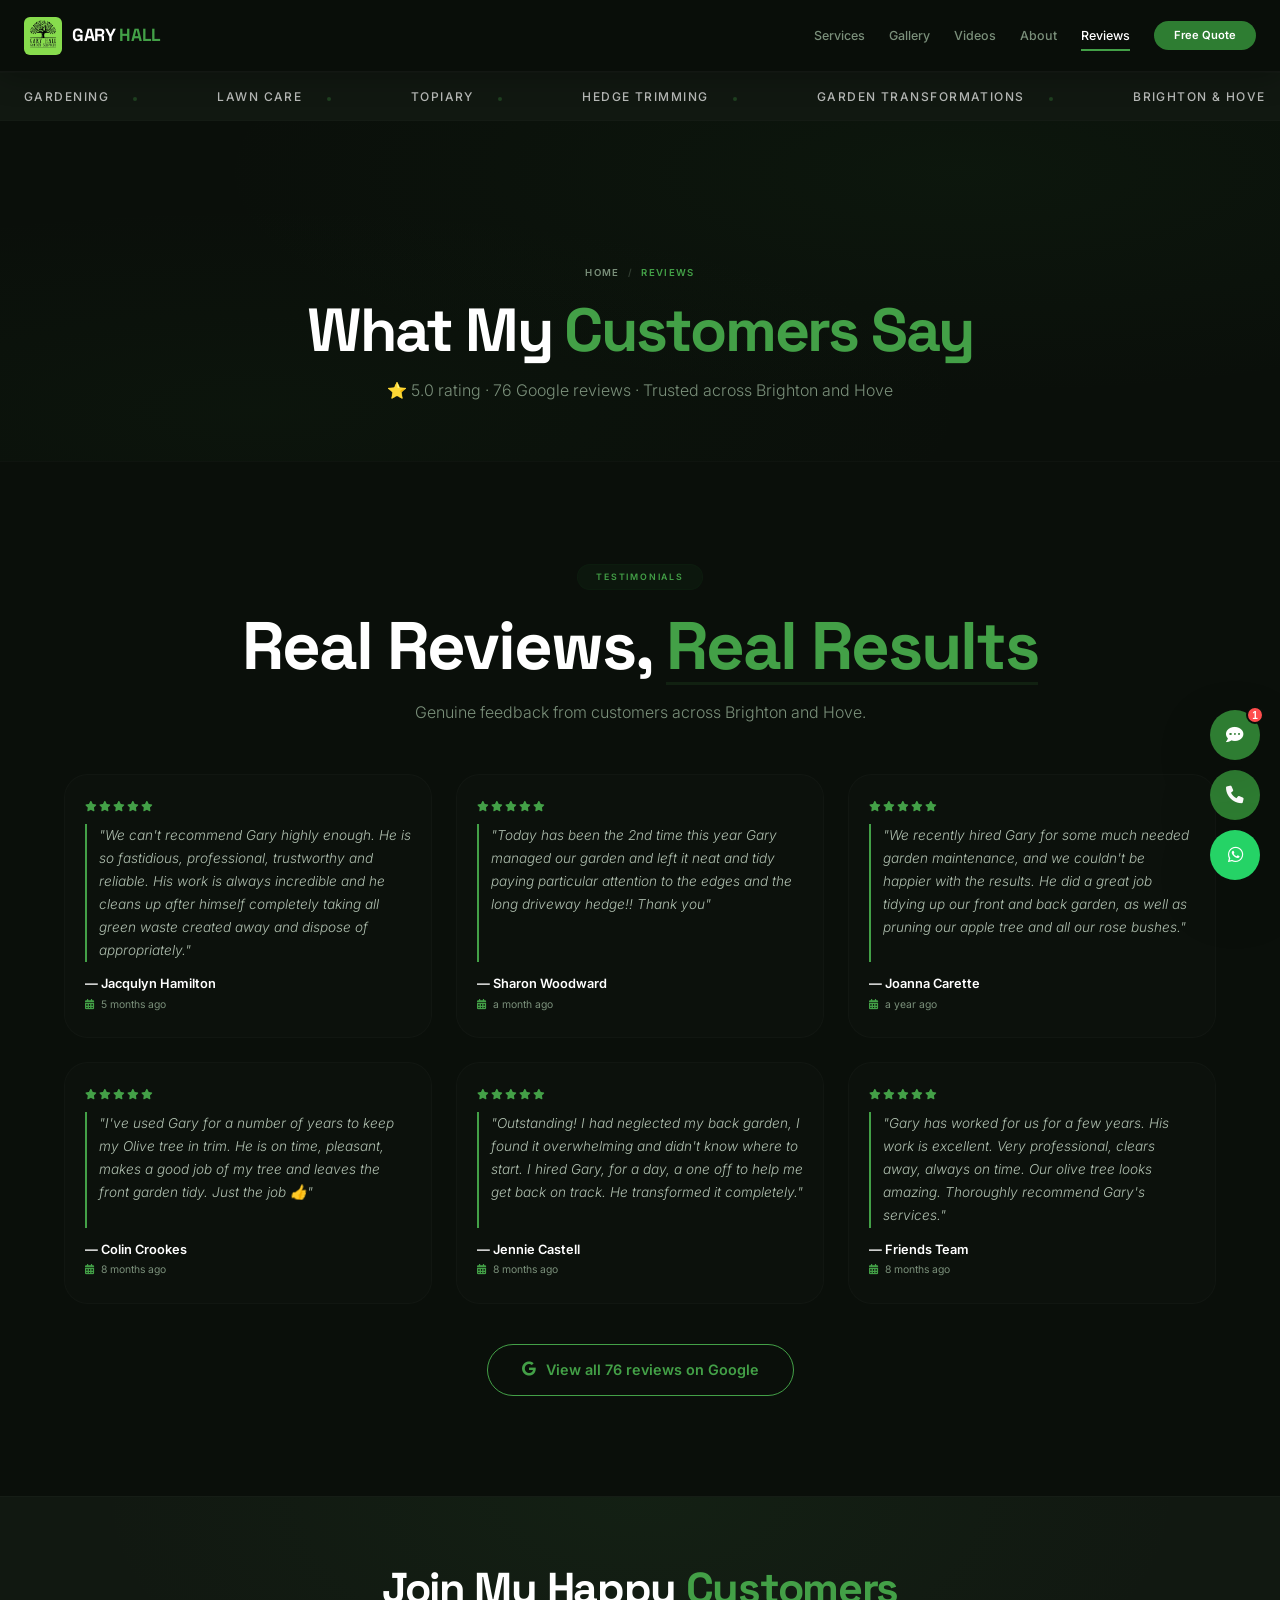
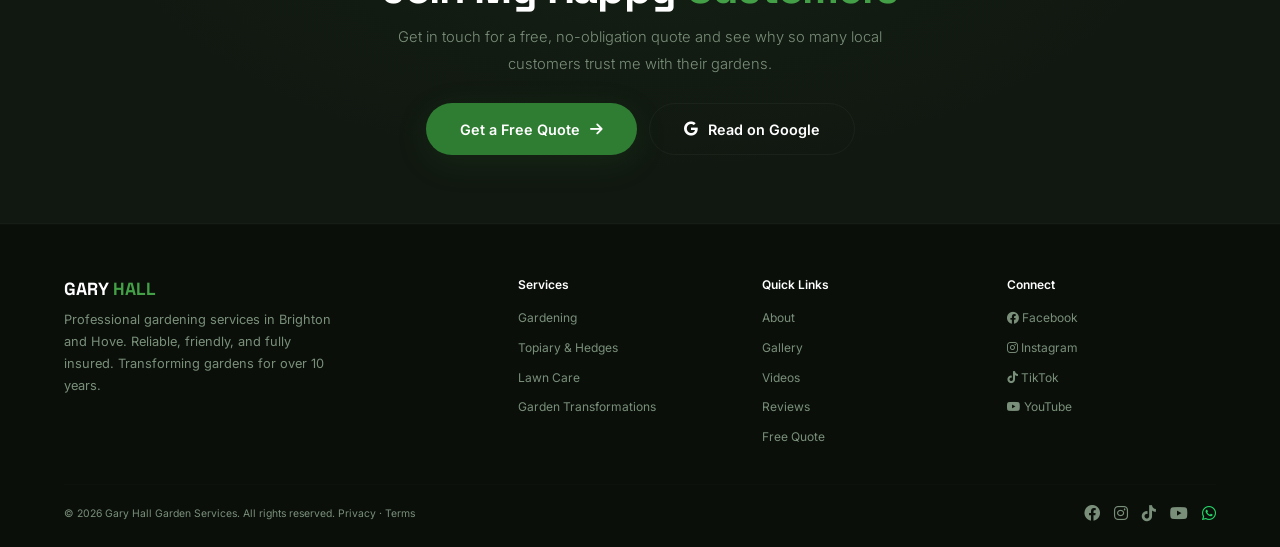
<file: reviews.html>
<!DOCTYPE html>
<html lang="en">
<head>
<meta charset="UTF-8" />
<meta name="viewport" content="width=device-width, initial-scale=1.0, maximum-scale=1.0, user-scalable=yes" />
<title>Reviews | Gary Hall Garden Services — 5.0 ★ in Brighton & Hove</title>
<meta name="description" content="Read 5-star reviews from happy garden services customers in Brighton and Hove. Rated 5.0 across 76 Google reviews." />
<link rel="canonical" href="https://garyhallgardenservices.co.uk/reviews.html" />
<link rel="preconnect" href="https://fonts.googleapis.com" />
<link rel="preconnect" href="https://fonts.gstatic.com" crossorigin />
<link href="https://fonts.googleapis.com/css2?family=Inter:opsz,wght@14..32,300;14..32,400;14..32,500;14..32,600;14..32,700;14..32,800;14..32,900&family=Space+Grotesk:wght@400;500;600;700&display=swap" rel="stylesheet" />
<link rel="stylesheet" href="https://cdnjs.cloudflare.com/ajax/libs/font-awesome/6.0.0-beta3/css/all.min.css" />
<link rel="stylesheet" href="styles.css" />
</head>
<body>

<div class="loader" id="loader"><div class="spinner"></div><div class="text">Gary Hall Gardens</div></div>

<header class="navbar" id="navbar" role="navigation">
    <div class="container">
        <a href="index.html" class="nav-logo">
            <img src="logo.jpg" alt="Gary Hall Garden Services Logo" />
            <span class="logo-text">GARY <span class="brand-span">HALL</span></span>
        </a>
        <button class="nav-toggle" id="navToggle" aria-label="Toggle menu" aria-expanded="false"><span></span><span></span><span></span></button>
        <nav class="nav-links" id="navLinks" role="menu">
            <a href="services.html">Services</a>
            <a href="gallery.html">Gallery</a>
            <a href="videos.html">Videos</a>
            <a href="about.html">About</a>
            <a href="reviews.html" class="active">Reviews</a>
            <a href="contact.html" class="nav-cta">Free Quote</a>
        </nav>
    </div>
</header>

<div class="marquee-section">
    <div style="max-width:100%;padding:0 24px;overflow:hidden;">
        <div class="marquee">
            <span class="marquee-item">Gardening <span class="dot"></span></span>
            <span class="marquee-item">Lawn Care <span class="dot"></span></span>
            <span class="marquee-item">Topiary <span class="dot"></span></span>
            <span class="marquee-item">Hedge Trimming <span class="dot"></span></span>
            <span class="marquee-item">Garden Transformations <span class="dot"></span></span>
            <span class="marquee-item">Brighton &amp; Hove <span class="dot"></span></span>
            <span class="marquee-item">Gardening <span class="dot"></span></span>
            <span class="marquee-item">Lawn Care <span class="dot"></span></span>
            <span class="marquee-item">Topiary <span class="dot"></span></span>
            <span class="marquee-item">Hedge Trimming <span class="dot"></span></span>
            <span class="marquee-item">Garden Transformations <span class="dot"></span></span>
            <span class="marquee-item">Brighton &amp; Hove <span class="dot"></span></span>
        </div>
    </div>
</div>

<section class="page-hero">
    <div class="container">
        <nav class="breadcrumbs"><a href="index.html">Home</a><span class="sep">/</span><span class="current">Reviews</span></nav>
        <h1>What My <span class="highlight">Customers Say</span></h1>
        <p class="lead">⭐️ 5.0 rating · 76 Google reviews · Trusted across Brighton and Hove</p>
    </div>
</section>

<section class="section-padding">
    <div class="container">
        <div class="text-center">
            <span class="section-label">Testimonials</span>
            <h2 class="section-title">Real Reviews, <span class="highlight">Real Results</span></h2>
            <p class="section-subtitle mx-auto">Genuine feedback from customers across Brighton and Hove.</p>
        </div>

        <div class="testimonials-grid">
            <div class="testimonial-card reveal">
                <div class="stars"><i class="fas fa-star"></i><i class="fas fa-star"></i><i class="fas fa-star"></i><i class="fas fa-star"></i><i class="fas fa-star"></i></div>
                <div class="review-text">"We can't recommend Gary highly enough. He is so fastidious, professional, trustworthy and reliable. His work is always incredible and he cleans up after himself completely taking all green waste created away and dispose of appropriately."</div>
                <div class="review-meta"><span class="name">— Jacqulyn Hamilton</span><span class="detail"><i class="fas fa-calendar-alt"></i> 5 months ago</span></div>
            </div>
            <div class="testimonial-card reveal">
                <div class="stars"><i class="fas fa-star"></i><i class="fas fa-star"></i><i class="fas fa-star"></i><i class="fas fa-star"></i><i class="fas fa-star"></i></div>
                <div class="review-text">"Today has been the 2nd time this year Gary managed our garden and left it neat and tidy paying particular attention to the edges and the long driveway hedge!! Thank you"</div>
                <div class="review-meta"><span class="name">— Sharon Woodward</span><span class="detail"><i class="fas fa-calendar-alt"></i> a month ago</span></div>
            </div>
            <div class="testimonial-card reveal">
                <div class="stars"><i class="fas fa-star"></i><i class="fas fa-star"></i><i class="fas fa-star"></i><i class="fas fa-star"></i><i class="fas fa-star"></i></div>
                <div class="review-text">"We recently hired Gary for some much needed garden maintenance, and we couldn't be happier with the results. He did a great job tidying up our front and back garden, as well as pruning our apple tree and all our rose bushes."</div>
                <div class="review-meta"><span class="name">— Joanna Carette</span><span class="detail"><i class="fas fa-calendar-alt"></i> a year ago</span></div>
            </div>
            <div class="testimonial-card reveal">
                <div class="stars"><i class="fas fa-star"></i><i class="fas fa-star"></i><i class="fas fa-star"></i><i class="fas fa-star"></i><i class="fas fa-star"></i></div>
                <div class="review-text">"I've used Gary for a number of years to keep my Olive tree in trim. He is on time, pleasant, makes a good job of my tree and leaves the front garden tidy. Just the job 👍"</div>
                <div class="review-meta"><span class="name">— Colin Crookes</span><span class="detail"><i class="fas fa-calendar-alt"></i> 8 months ago</span></div>
            </div>
            <div class="testimonial-card reveal">
                <div class="stars"><i class="fas fa-star"></i><i class="fas fa-star"></i><i class="fas fa-star"></i><i class="fas fa-star"></i><i class="fas fa-star"></i></div>
                <div class="review-text">"Outstanding! I had neglected my back garden, I found it overwhelming and didn't know where to start. I hired Gary, for a day, a one off to help me get back on track. He transformed it completely."</div>
                <div class="review-meta"><span class="name">— Jennie Castell</span><span class="detail"><i class="fas fa-calendar-alt"></i> 8 months ago</span></div>
            </div>
            <div class="testimonial-card reveal">
                <div class="stars"><i class="fas fa-star"></i><i class="fas fa-star"></i><i class="fas fa-star"></i><i class="fas fa-star"></i><i class="fas fa-star"></i></div>
                <div class="review-text">"Gary has worked for us for a few years. His work is excellent. Very professional, clears away, always on time. Our olive tree looks amazing. Thoroughly recommend Gary's services."</div>
                <div class="review-meta"><span class="name">— Friends Team</span><span class="detail"><i class="fas fa-calendar-alt"></i> 8 months ago</span></div>
            </div>
        </div>

        <div class="google-reviews-link">
            <a href="https://search.google.com/local/reviews?placeid=ChIJN2K88WHmdkgR9EAKY96XrHQ" target="_blank" class="btn btn-outline">
                <i class="fab fa-google"></i> View all 76 reviews on Google
            </a>
        </div>
    </div>
</section>

<section class="cta-band">
    <div class="container">
        <h2>Join My Happy <span class="highlight">Customers</span></h2>
        <p>Get in touch for a free, no-obligation quote and see why so many local customers trust me with their gardens.</p>
        <div class="cta-actions">
            <a href="contact.html" class="btn btn-primary">Get a Free Quote <i class="fas fa-arrow-right"></i></a>
            <a href="https://search.google.com/local/reviews?placeid=ChIJN2K88WHmdkgR9EAKY96XrHQ" target="_blank" class="btn btn-outline"><i class="fab fa-google"></i> Read on Google</a>
        </div>
    </div>
</section>

<footer class="footer">
    <div class="container">
        <div class="footer-grid">
            <div class="footer-brand"><div class="logo">GARY <span>HALL</span></div><p>Professional gardening services in Brighton and Hove. Reliable, friendly, and fully insured. Transforming gardens for over 10 years.</p></div>
            <div><h4>Services</h4><ul><li><a href="services.html">Gardening</a></li><li><a href="services.html">Topiary &amp; Hedges</a></li><li><a href="services.html">Lawn Care</a></li><li><a href="services.html">Garden Transformations</a></li></ul></div>
            <div><h4>Quick Links</h4><ul><li><a href="about.html">About</a></li><li><a href="gallery.html">Gallery</a></li><li><a href="videos.html">Videos</a></li><li><a href="reviews.html">Reviews</a></li><li><a href="contact.html">Free Quote</a></li></ul></div>
            <div><h4>Connect</h4><ul><li><a href="https://www.facebook.com/garyhallgardenservices" target="_blank"><i class="fab fa-facebook"></i> Facebook</a></li><li><a href="https://www.instagram.com/garyhallgardenservices" target="_blank"><i class="fab fa-instagram"></i> Instagram</a></li><li><a href="https://www.tiktok.com/@gary.hall.garden" target="_blank"><i class="fab fa-tiktok"></i> TikTok</a></li><li><a href="https://www.youtube.com/@garyhall-gardenservices" target="_blank"><i class="fab fa-youtube"></i> YouTube</a></li></ul></div>
        </div>
        <div class="footer-bottom">
            <span>© 2026 Gary Hall Garden Services. All rights reserved. <a href="privacy.html" style="color:var(--gray-500);">Privacy</a> · <a href="terms.html" style="color:var(--gray-500);">Terms</a></span>
            <div class="footer-social">
                <a href="https://www.facebook.com/garyhallgardenservices" target="_blank" aria-label="Facebook"><i class="fab fa-facebook"></i></a>
                <a href="https://www.instagram.com/garyhallgardenservices" target="_blank" aria-label="Instagram"><i class="fab fa-instagram"></i></a>
                <a href="https://www.tiktok.com/@gary.hall.garden" target="_blank" aria-label="TikTok"><i class="fab fa-tiktok"></i></a>
                <a href="https://www.youtube.com/@garyhall-gardenservices" target="_blank" aria-label="YouTube"><i class="fab fa-youtube"></i></a>
                <a href="https://wa.me/447951434795" target="_blank" aria-label="WhatsApp"><i class="fab fa-whatsapp" style="color:#25d366;"></i></a>
            </div>
        </div>
    </div>
</footer>

<!-- FLOATING BUTTONS & CHAT WIDGET -->
<div class="floating-buttons">
    <div class="chat-popup" id="chatPopup">
        <div class="chat-popup-header">
            <h4>Gary Hall Garden Services</h4>
            <button id="chatClose" aria-label="Close chat"><i class="fas fa-chevron-down"></i></button>
        </div>
        <div class="chat-popup-body">
            <p>Let me know if you have any questions!</p>
            <div class="chat-popup-actions">
                <a href="https://wa.me/447951434795" target="_blank" class="chat-btn-primary">I have a question</a>
                <button class="chat-btn-secondary" id="chatDismiss">No, thanks</button>
            </div>
        </div>
    </div>
    <button class="floating-btn chat" id="chatToggle" aria-label="Open chat">
        <i class="fas fa-comment-dots"></i>
        <span class="chat-badge" id="chatBadge">1</span>
    </button>
    <a href="tel:+447951434795" class="floating-btn call" aria-label="Call Gary Hall"><i class="fas fa-phone"></i></a>
    <a href="https://wa.me/447951434795" target="_blank" class="floating-btn whatsapp" aria-label="WhatsApp Gary Hall"><i class="fab fa-whatsapp"></i></a>
</div>

<button class="back-to-top" id="backToTop" aria-label="Back to top">↑</button>
<script src="script.js"></script>
</body>
</html>
</file>
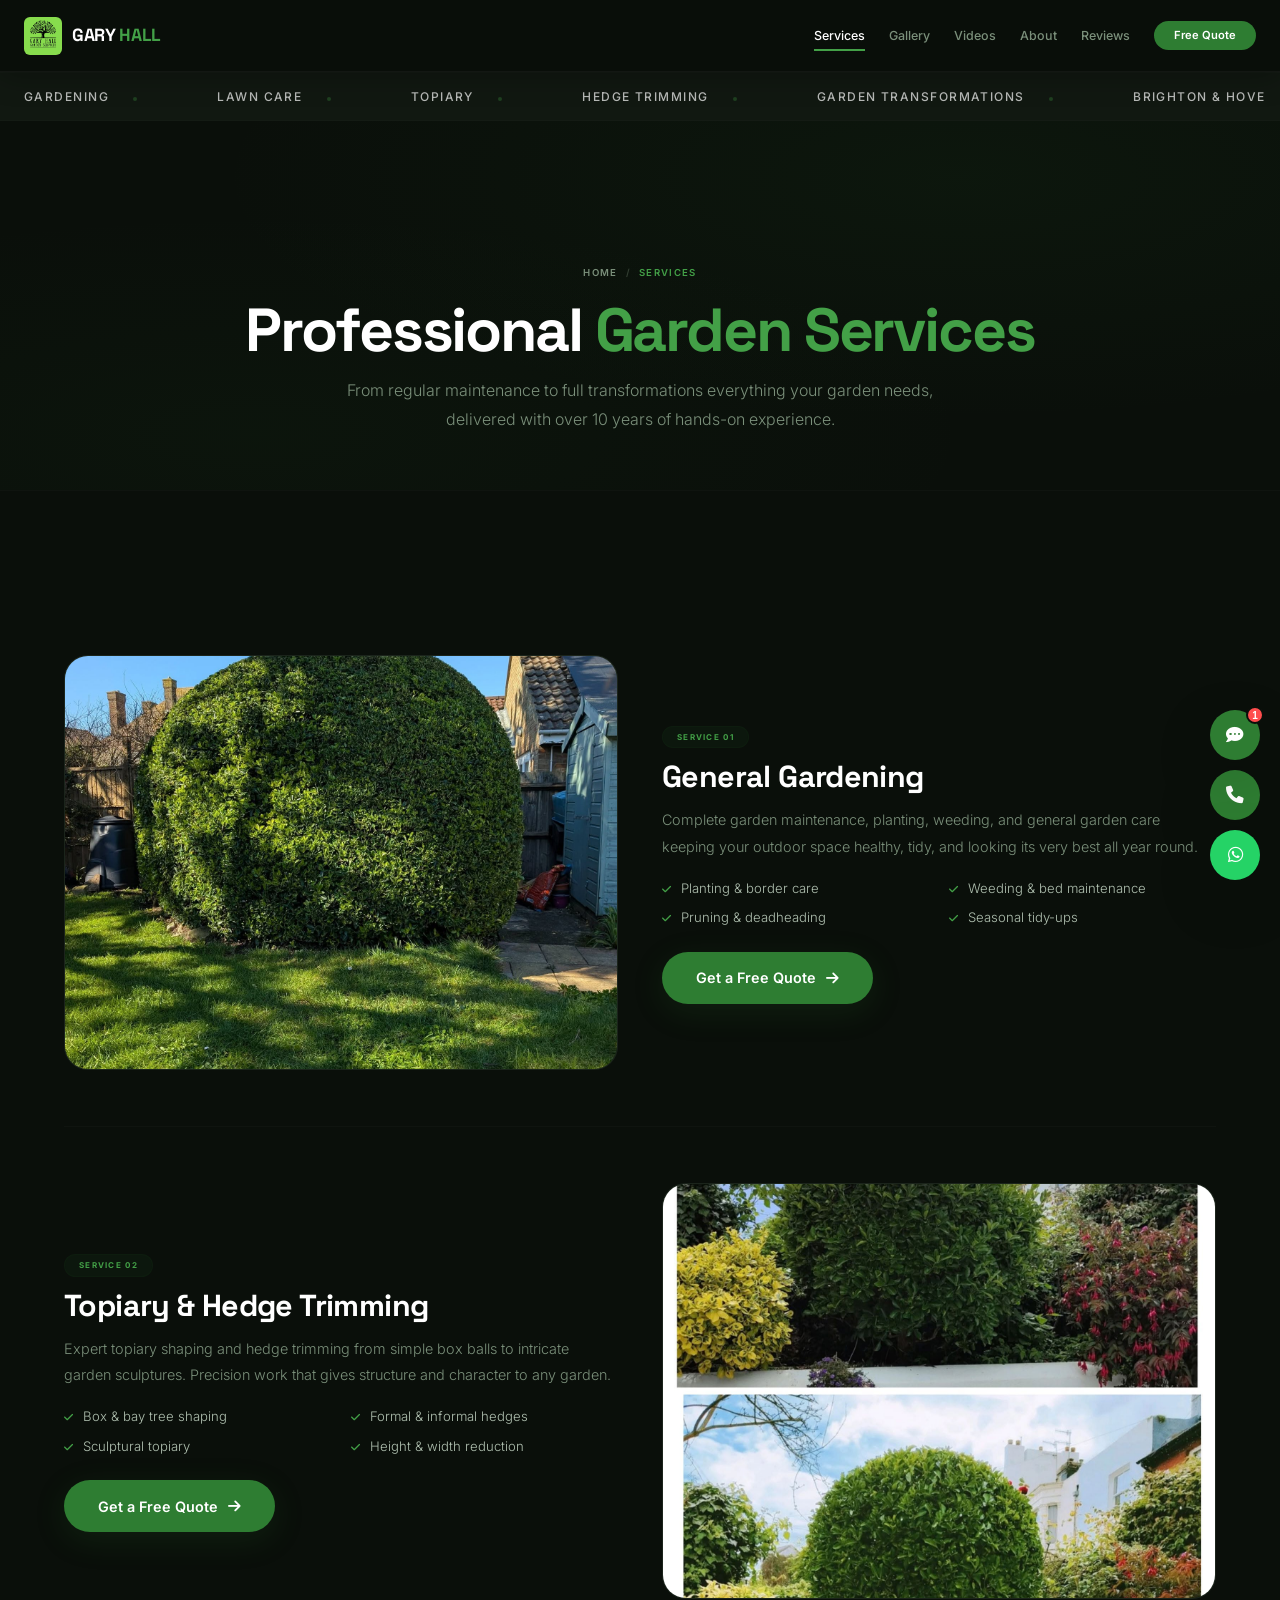
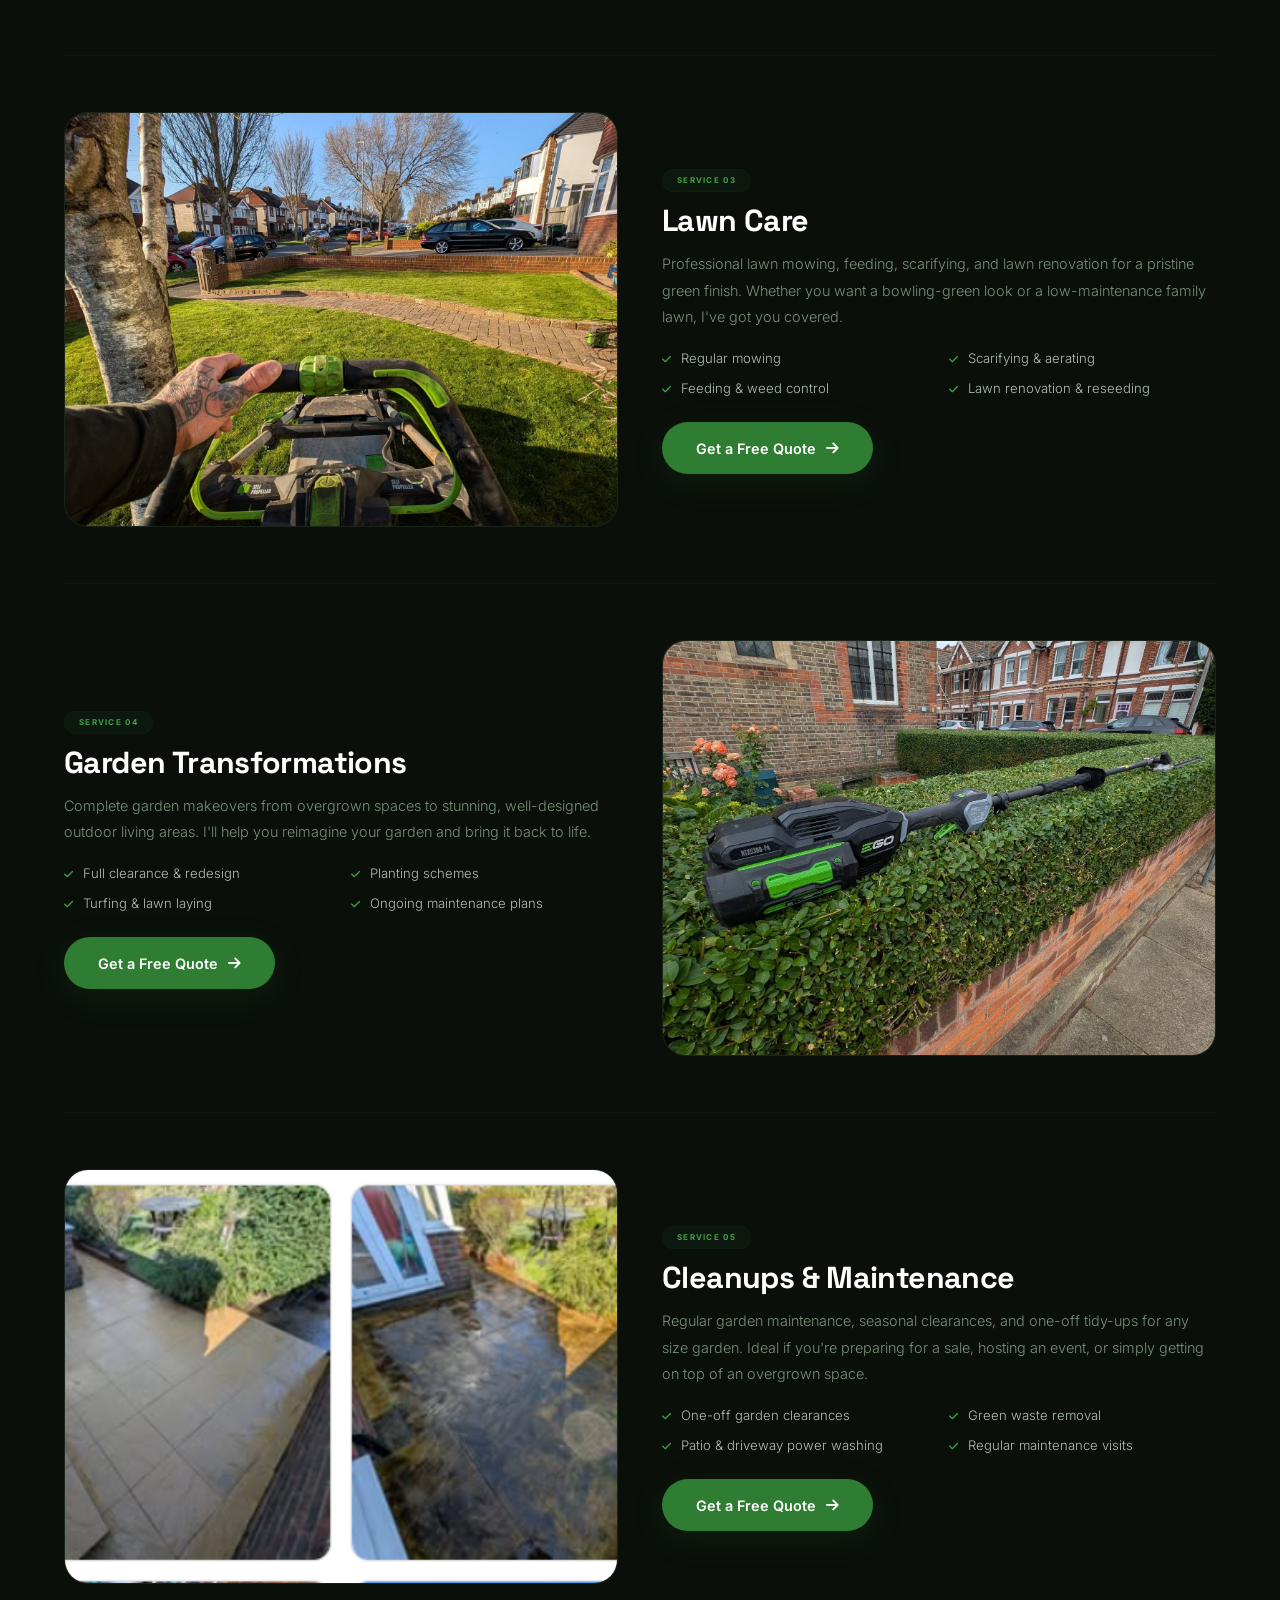
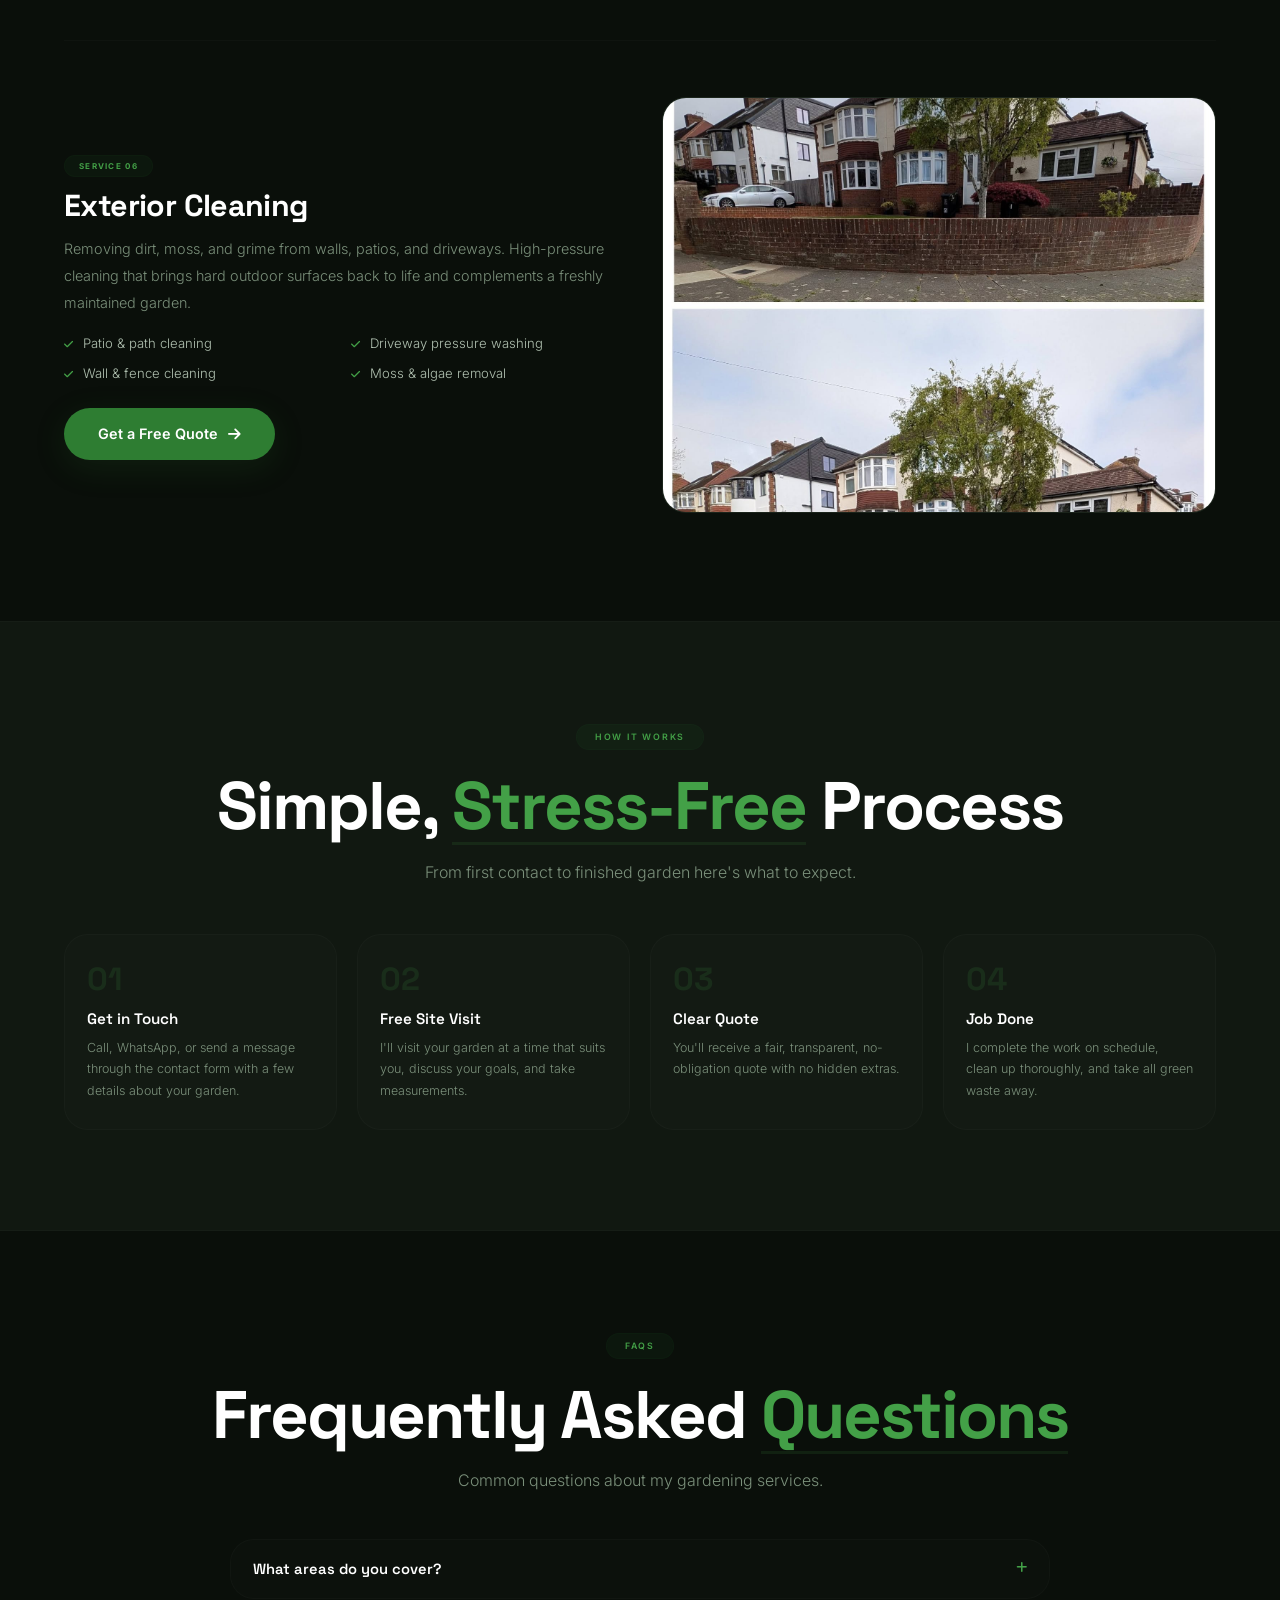
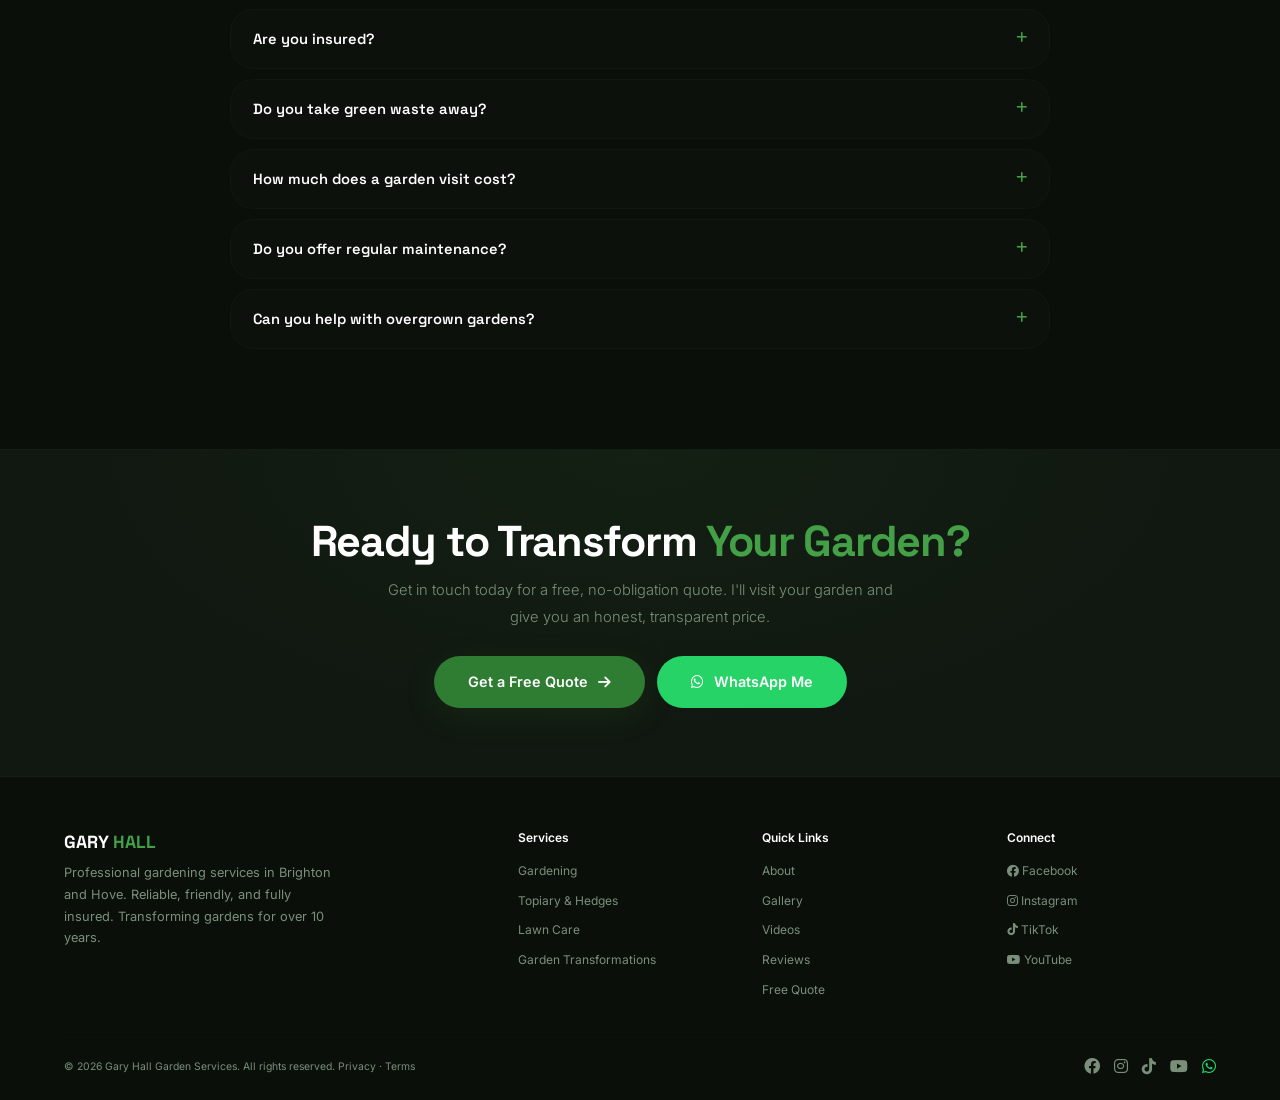
<file: services.html>
<!DOCTYPE html>
<html lang="en">
<head>
<meta charset="UTF-8" />
<meta name="viewport" content="width=device-width, initial-scale=1.0, maximum-scale=1.0, user-scalable=yes" />
<title>Services | Gary Hall Garden Services — Brighton & Hove</title>
<meta name="description" content="Professional gardening, topiary, hedge trimming, lawn care, garden transformations, and cleanups in Brighton and Hove. Free quotes." />
<link rel="canonical" href="https://garyhallgardenservices.co.uk/services.html" />
<link rel="preconnect" href="https://fonts.googleapis.com" />
<link rel="preconnect" href="https://fonts.gstatic.com" crossorigin />
<link href="https://fonts.googleapis.com/css2?family=Inter:opsz,wght@14..32,300;14..32,400;14..32,500;14..32,600;14..32,700;14..32,800;14..32,900&family=Space+Grotesk:wght@400;500;600;700&display=swap" rel="stylesheet" />
<link rel="stylesheet" href="https://cdnjs.cloudflare.com/ajax/libs/font-awesome/6.0.0-beta3/css/all.min.css" />
<link rel="stylesheet" href="styles.css" />
</head>
<body>

<div class="loader" id="loader"><div class="spinner"></div><div class="text">Gary Hall Gardens</div></div>

<header class="navbar" id="navbar" role="navigation">
    <div class="container">
        <a href="index.html" class="nav-logo">
            <img src="logo.jpg" alt="Gary Hall Garden Services Logo" />
            <span class="logo-text">GARY <span class="brand-span">HALL</span></span>
        </a>
        <button class="nav-toggle" id="navToggle" aria-label="Toggle menu" aria-expanded="false"><span></span><span></span><span></span></button>
        <nav class="nav-links" id="navLinks" role="menu">
            <a href="services.html" class="active">Services</a>
            <a href="gallery.html">Gallery</a>
            <a href="videos.html">Videos</a>
            <a href="about.html">About</a>
            <a href="reviews.html">Reviews</a>
            <a href="contact.html" class="nav-cta">Free Quote</a>
        </nav>
    </div>
</header>

<div class="marquee-section">
    <div style="max-width:100%;padding:0 24px;overflow:hidden;">
        <div class="marquee">
            <span class="marquee-item">Gardening <span class="dot"></span></span>
            <span class="marquee-item">Lawn Care <span class="dot"></span></span>
            <span class="marquee-item">Topiary <span class="dot"></span></span>
            <span class="marquee-item">Hedge Trimming <span class="dot"></span></span>
            <span class="marquee-item">Garden Transformations <span class="dot"></span></span>
            <span class="marquee-item">Brighton &amp; Hove <span class="dot"></span></span>
            <span class="marquee-item">Gardening <span class="dot"></span></span>
            <span class="marquee-item">Lawn Care <span class="dot"></span></span>
            <span class="marquee-item">Topiary <span class="dot"></span></span>
            <span class="marquee-item">Hedge Trimming <span class="dot"></span></span>
            <span class="marquee-item">Garden Transformations <span class="dot"></span></span>
            <span class="marquee-item">Brighton &amp; Hove <span class="dot"></span></span>
        </div>
    </div>
</div>

<section class="page-hero">
    <div class="container">
        <nav class="breadcrumbs"><a href="index.html">Home</a><span class="sep">/</span><span class="current">Services</span></nav>
        <h1>Professional <span class="highlight">Garden Services</span></h1>
        <p class="lead">From regular maintenance to full transformations everything your garden needs, delivered with over 10 years of hands-on experience.</p>
    </div>
</section>

<section class="section-padding">
    <div class="container">
        <div class="service-details">

            <div class="service-detail reveal">
                <div class="service-detail__media"><img src="result one.jpg" alt="General gardening services" /></div>
                <div class="service-detail__body">
                    <span class="eyebrow">Service 01</span>
                    <h3>General Gardening</h3>
                    <p>Complete garden maintenance, planting, weeding, and general garden care keeping your outdoor space healthy, tidy, and looking its very best all year round.</p>
                    <ul class="check-list">
                        <li><i class="fas fa-check"></i> Planting &amp; border care</li>
                        <li><i class="fas fa-check"></i> Weeding &amp; bed maintenance</li>
                        <li><i class="fas fa-check"></i> Pruning &amp; deadheading</li>
                        <li><i class="fas fa-check"></i> Seasonal tidy-ups</li>
                    </ul>
                    <a href="contact.html" class="btn btn-primary">Get a Free Quote <i class="fas fa-arrow-right"></i></a>
                </div>
            </div>

            <div class="service-detail reveal">
                <div class="service-detail__media"><img src="result 2.jpg" alt="Topiary and hedge trimming" /></div>
                <div class="service-detail__body">
                    <span class="eyebrow">Service 02</span>
                    <h3>Topiary &amp; Hedge Trimming</h3>
                    <p>Expert topiary shaping and hedge trimming from simple box balls to intricate garden sculptures. Precision work that gives structure and character to any garden.</p>
                    <ul class="check-list">
                        <li><i class="fas fa-check"></i> Box &amp; bay tree shaping</li>
                        <li><i class="fas fa-check"></i> Formal &amp; informal hedges</li>
                        <li><i class="fas fa-check"></i> Sculptural topiary</li>
                        <li><i class="fas fa-check"></i> Height &amp; width reduction</li>
                    </ul>
                    <a href="contact.html" class="btn btn-primary">Get a Free Quote <i class="fas fa-arrow-right"></i></a>
                </div>
            </div>

            <div class="service-detail reveal">
                <div class="service-detail__media"><img src="mowing.jpg" alt="Lawn care and mowing" /></div>
                <div class="service-detail__body">
                    <span class="eyebrow">Service 03</span>
                    <h3>Lawn Care</h3>
                    <p>Professional lawn mowing, feeding, scarifying, and lawn renovation for a pristine green finish. Whether you want a bowling-green look or a low-maintenance family lawn, I've got you covered.</p>
                    <ul class="check-list">
                        <li><i class="fas fa-check"></i> Regular mowing</li>
                        <li><i class="fas fa-check"></i> Scarifying &amp; aerating</li>
                        <li><i class="fas fa-check"></i> Feeding &amp; weed control</li>
                        <li><i class="fas fa-check"></i> Lawn renovation &amp; reseeding</li>
                    </ul>
                    <a href="contact.html" class="btn btn-primary">Get a Free Quote <i class="fas fa-arrow-right"></i></a>
                </div>
            </div>

            <div class="service-detail reveal">
                <div class="service-detail__media"><img src="lawn mower on trimmed hegde.jpg" alt="Garden transformation" /></div>
                <div class="service-detail__body">
                    <span class="eyebrow">Service 04</span>
                    <h3>Garden Transformations</h3>
                    <p>Complete garden makeovers from overgrown spaces to stunning, well-designed outdoor living areas. I'll help you reimagine your garden and bring it back to life.</p>
                    <ul class="check-list">
                        <li><i class="fas fa-check"></i> Full clearance &amp; redesign</li>
                        <li><i class="fas fa-check"></i> Planting schemes</li>
                        <li><i class="fas fa-check"></i> Turfing &amp; lawn laying</li>
                        <li><i class="fas fa-check"></i> Ongoing maintenance plans</li>
                    </ul>
                    <a href="contact.html" class="btn btn-primary">Get a Free Quote <i class="fas fa-arrow-right"></i></a>
                </div>
            </div>

            <div class="service-detail reveal">
                <div class="service-detail__media"><img src="power washing before and after .png" alt="Cleanups and maintenance" /></div>
                <div class="service-detail__body">
                    <span class="eyebrow">Service 05</span>
                    <h3>Cleanups &amp; Maintenance</h3>
                    <p>Regular garden maintenance, seasonal clearances, and one-off tidy-ups for any size garden. Ideal if you're preparing for a sale, hosting an event, or simply getting on top of an overgrown space.</p>
                    <ul class="check-list">
                        <li><i class="fas fa-check"></i> One-off garden clearances</li>
                        <li><i class="fas fa-check"></i> Green waste removal</li>
                        <li><i class="fas fa-check"></i> Patio &amp; driveway power washing</li>
                        <li><i class="fas fa-check"></i> Regular maintenance visits</li>
                    </ul>
                    <a href="contact.html" class="btn btn-primary">Get a Free Quote <i class="fas fa-arrow-right"></i></a>
                </div>
            </div>

            <div class="service-detail reveal">
                <div class="service-detail__media"><img src="power washing before and after 2.jpg" alt="Exterior cleaning" /></div>
                <div class="service-detail__body">
                    <span class="eyebrow">Service 06</span>
                    <h3>Exterior Cleaning</h3>
                    <p>Removing dirt, moss, and grime from walls, patios, and driveways. High-pressure cleaning that brings hard outdoor surfaces back to life and complements a freshly maintained garden.</p>
                    <ul class="check-list">
                        <li><i class="fas fa-check"></i> Patio &amp; path cleaning</li>
                        <li><i class="fas fa-check"></i> Driveway pressure washing</li>
                        <li><i class="fas fa-check"></i> Wall &amp; fence cleaning</li>
                        <li><i class="fas fa-check"></i> Moss &amp; algae removal</li>
                    </ul>
                    <a href="contact.html" class="btn btn-primary">Get a Free Quote <i class="fas fa-arrow-right"></i></a>
                </div>
            </div>

        </div>
    </div>
</section>

<section class="section-padding" style="background:var(--black-light);border-top:1px solid rgba(255,255,255,0.02);border-bottom:1px solid rgba(255,255,255,0.02);">
    <div class="container">
        <div class="text-center">
            <span class="section-label">How It Works</span>
            <h2 class="section-title">Simple, <span class="highlight">Stress-Free</span> Process</h2>
            <p class="section-subtitle mx-auto">From first contact to finished garden here's what to expect.</p>
        </div>
        <div class="process-grid">
            <div class="process-step reveal"><div class="step-num">01</div><h4>Get in Touch</h4><p>Call, WhatsApp, or send a message through the contact form with a few details about your garden.</p></div>
            <div class="process-step reveal"><div class="step-num">02</div><h4>Free Site Visit</h4><p>I'll visit your garden at a time that suits you, discuss your goals, and take measurements.</p></div>
            <div class="process-step reveal"><div class="step-num">03</div><h4>Clear Quote</h4><p>You'll receive a fair, transparent, no-obligation quote with no hidden extras.</p></div>
            <div class="process-step reveal"><div class="step-num">04</div><h4>Job Done</h4><p>I complete the work on schedule, clean up thoroughly, and take all green waste away.</p></div>
        </div>
    </div>
</section>

<section class="section-padding">
    <div class="container">
        <div class="text-center">
            <span class="section-label">FAQs</span>
            <h2 class="section-title">Frequently Asked <span class="highlight">Questions</span></h2>
            <p class="section-subtitle mx-auto">Common questions about my gardening services.</p>
        </div>
        <div class="faq-list">
            <div class="faq-item"><button class="faq-q">What areas do you cover? <i class="fas fa-plus"></i></button><div class="faq-a"><p>I cover Brighton and Hove, including BN1, BN2, BN3, and BN41 postcodes. If you're just outside these areas, get in touch I may still be able to help.</p></div></div>
            <div class="faq-item"><button class="faq-q">Are you insured? <i class="fas fa-plus"></i></button><div class="faq-a"><p>Yes I'm fully insured for all work I carry out, giving you complete peace of mind.</p></div></div>
            <div class="faq-item"><button class="faq-q">Do you take green waste away? <i class="fas fa-plus"></i></button><div class="faq-a"><p>Yes. All green waste created during the job is taken away and disposed of responsibly. This is included in my standard quote unless discussed otherwise.</p></div></div>
            <div class="faq-item"><button class="faq-q">How much does a garden visit cost? <i class="fas fa-plus"></i></button><div class="faq-a"><p>Every garden is different, so I provide free, no-obligation quotes tailored to your specific needs. Get in touch and I'll visit to give you a fair, transparent price.</p></div></div>
            <div class="faq-item"><button class="faq-q">Do you offer regular maintenance? <i class="fas fa-plus"></i></button><div class="faq-a"><p>Absolutely. Many of my clients have me visit weekly, fortnightly, or monthly. Regular visits keep a garden looking its best and often work out more cost-effective than one-off clearances.</p></div></div>
            <div class="faq-item"><button class="faq-q">Can you help with overgrown gardens? <i class="fas fa-plus"></i></button><div class="faq-a"><p>Definitely reclaiming overgrown gardens is one of my favourite jobs. I'll clear, tidy, and shape everything back into a manageable, beautiful space.</p></div></div>
        </div>
    </div>
</section>

<section class="cta-band">
    <div class="container">
        <h2>Ready to Transform <span class="highlight">Your Garden?</span></h2>
        <p>Get in touch today for a free, no-obligation quote. I'll visit your garden and give you an honest, transparent price.</p>
        <div class="cta-actions">
            <a href="contact.html" class="btn btn-primary">Get a Free Quote <i class="fas fa-arrow-right"></i></a>
            <a href="https://wa.me/447951434795" target="_blank" class="btn btn-whatsapp"><i class="fab fa-whatsapp"></i> WhatsApp Me</a>
        </div>
    </div>
</section>

<footer class="footer">
    <div class="container">
        <div class="footer-grid">
            <div class="footer-brand"><div class="logo">GARY <span>HALL</span></div><p>Professional gardening services in Brighton and Hove. Reliable, friendly, and fully insured. Transforming gardens for over 10 years.</p></div>
            <div><h4>Services</h4><ul><li><a href="services.html">Gardening</a></li><li><a href="services.html">Topiary &amp; Hedges</a></li><li><a href="services.html">Lawn Care</a></li><li><a href="services.html">Garden Transformations</a></li></ul></div>
            <div><h4>Quick Links</h4><ul><li><a href="about.html">About</a></li><li><a href="gallery.html">Gallery</a></li><li><a href="videos.html">Videos</a></li><li><a href="reviews.html">Reviews</a></li><li><a href="contact.html">Free Quote</a></li></ul></div>
            <div><h4>Connect</h4><ul><li><a href="https://www.facebook.com/garyhallgardenservices" target="_blank"><i class="fab fa-facebook"></i> Facebook</a></li><li><a href="https://www.instagram.com/garyhallgardenservices" target="_blank"><i class="fab fa-instagram"></i> Instagram</a></li><li><a href="https://www.tiktok.com/@gary.hall.garden" target="_blank"><i class="fab fa-tiktok"></i> TikTok</a></li><li><a href="https://www.youtube.com/@garyhall-gardenservices" target="_blank"><i class="fab fa-youtube"></i> YouTube</a></li></ul></div>
        </div>
        <div class="footer-bottom">
            <span>© 2026 Gary Hall Garden Services. All rights reserved. <a href="privacy.html" style="color:var(--gray-500);">Privacy</a> · <a href="terms.html" style="color:var(--gray-500);">Terms</a></span>
            <div class="footer-social">
                <a href="https://www.facebook.com/garyhallgardenservices" target="_blank" aria-label="Facebook"><i class="fab fa-facebook"></i></a>
                <a href="https://www.instagram.com/garyhallgardenservices" target="_blank" aria-label="Instagram"><i class="fab fa-instagram"></i></a>
                <a href="https://www.tiktok.com/@gary.hall.garden" target="_blank" aria-label="TikTok"><i class="fab fa-tiktok"></i></a>
                <a href="https://www.youtube.com/@garyhall-gardenservices" target="_blank" aria-label="YouTube"><i class="fab fa-youtube"></i></a>
                <a href="https://wa.me/447951434795" target="_blank" aria-label="WhatsApp"><i class="fab fa-whatsapp" style="color:#25d366;"></i></a>
            </div>
        </div>
    </div>
</footer>

<!-- FLOATING BUTTONS & CHAT WIDGET -->
<div class="floating-buttons">
    <div class="chat-popup" id="chatPopup">
        <div class="chat-popup-header">
            <h4>Gary Hall Garden Services</h4>
            <button id="chatClose" aria-label="Close chat"><i class="fas fa-chevron-down"></i></button>
        </div>
        <div class="chat-popup-body">
            <p>Let me know if you have any questions!</p>
            <div class="chat-popup-actions">
                <a href="https://wa.me/447951434795" target="_blank" class="chat-btn-primary">I have a question</a>
                <button class="chat-btn-secondary" id="chatDismiss">No, thanks</button>
            </div>
        </div>
    </div>
    <button class="floating-btn chat" id="chatToggle" aria-label="Open chat">
        <i class="fas fa-comment-dots"></i>
        <span class="chat-badge" id="chatBadge">1</span>
    </button>
    <a href="tel:+447951434795" class="floating-btn call" aria-label="Call Gary Hall"><i class="fas fa-phone"></i></a>
    <a href="https://wa.me/447951434795" target="_blank" class="floating-btn whatsapp" aria-label="WhatsApp Gary Hall"><i class="fab fa-whatsapp"></i></a>
</div>

<button class="back-to-top" id="backToTop" aria-label="Back to top">↑</button>
<script src="script.js"></script>
</body>
</html>
</file>
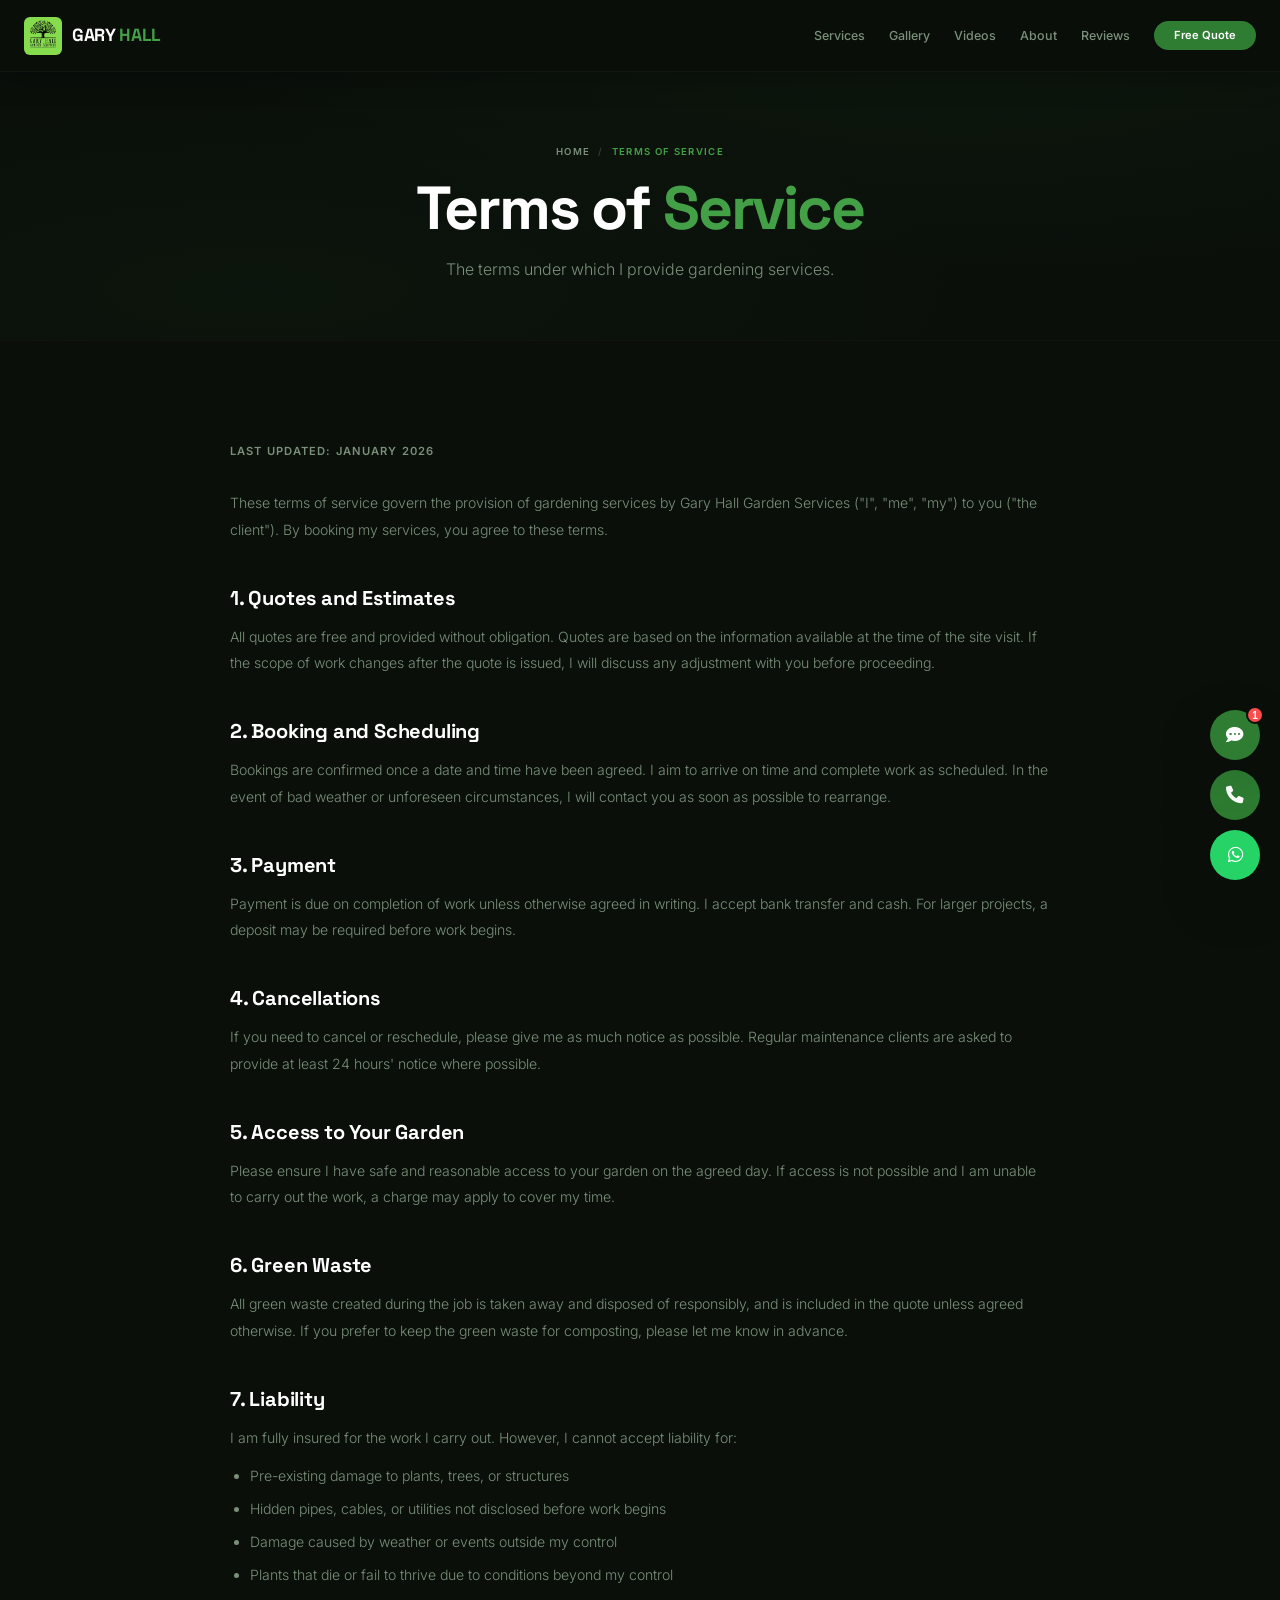
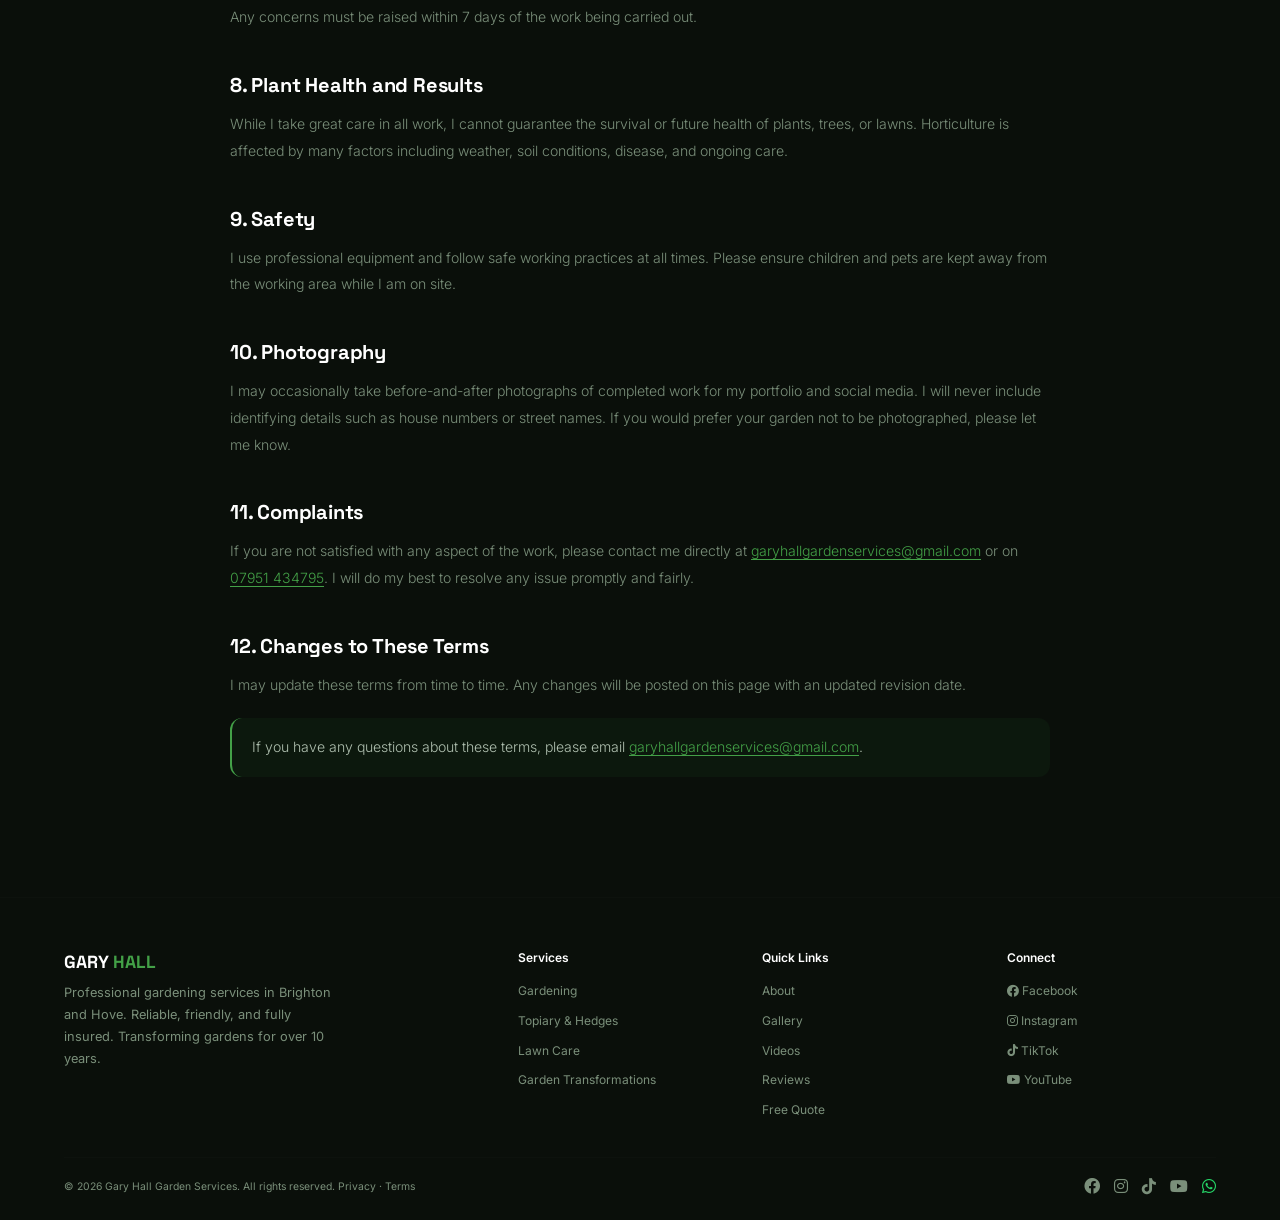
<file: terms.html>
<!DOCTYPE html>
<html lang="en">
<head>
<meta charset="UTF-8" />
<meta name="viewport" content="width=device-width, initial-scale=1.0, maximum-scale=1.0, user-scalable=yes" />
<title>Terms of Service | Gary Hall Garden Services</title>
<meta name="description" content="Terms of service for Gary Hall Garden Services in Brighton and Hove." />
<link rel="canonical" href="https://garyhallgardenservices.co.uk/terms.html" />
<link rel="preconnect" href="https://fonts.googleapis.com" />
<link rel="preconnect" href="https://fonts.gstatic.com" crossorigin />
<link href="https://fonts.googleapis.com/css2?family=Inter:opsz,wght@14..32,300;14..32,400;14..32,500;14..32,600;14..32,700;14..32,800;14..32,900&family=Space+Grotesk:wght@400;500;600;700&display=swap" rel="stylesheet" />
<link rel="stylesheet" href="https://cdnjs.cloudflare.com/ajax/libs/font-awesome/6.0.0-beta3/css/all.min.css" />
<link rel="stylesheet" href="styles.css" />
</head>
<body>

<div class="loader" id="loader"><div class="spinner"></div><div class="text">Gary Hall Gardens</div></div>

<header class="navbar" id="navbar" role="navigation">
    <div class="container">
        <a href="index.html" class="nav-logo">
            <img src="logo.jpg" alt="Gary Hall Garden Services Logo" />
            <span class="logo-text">GARY <span class="brand-span">HALL</span></span>
        </a>
        <button class="nav-toggle" id="navToggle" aria-label="Toggle menu" aria-expanded="false"><span></span><span></span><span></span></button>
        <nav class="nav-links" id="navLinks" role="menu">
            <a href="services.html">Services</a>
            <a href="gallery.html">Gallery</a>
            <a href="videos.html">Videos</a>
            <a href="about.html">About</a>
            <a href="reviews.html">Reviews</a>
            <a href="contact.html" class="nav-cta">Free Quote</a>
        </nav>
    </div>
</header>

<section class="page-hero">
    <div class="container">
        <nav class="breadcrumbs"><a href="index.html">Home</a><span class="sep">/</span><span class="current">Terms of Service</span></nav>
        <h1>Terms of <span class="highlight">Service</span></h1>
        <p class="lead">The terms under which I provide gardening services.</p>
    </div>
</section>

<section class="section-padding">
    <div class="container">
        <div class="legal reveal">
            <p class="updated">Last updated: January 2026</p>

            <p>These terms of service govern the provision of gardening services by Gary Hall Garden Services ("I", "me", "my") to you ("the client"). By booking my services, you agree to these terms.</p>

            <h2>1. Quotes and Estimates</h2>
            <p>All quotes are free and provided without obligation. Quotes are based on the information available at the time of the site visit. If the scope of work changes after the quote is issued, I will discuss any adjustment with you before proceeding.</p>

            <h2>2. Booking and Scheduling</h2>
            <p>Bookings are confirmed once a date and time have been agreed. I aim to arrive on time and complete work as scheduled. In the event of bad weather or unforeseen circumstances, I will contact you as soon as possible to rearrange.</p>

            <h2>3. Payment</h2>
            <p>Payment is due on completion of work unless otherwise agreed in writing. I accept bank transfer and cash. For larger projects, a deposit may be required before work begins.</p>

            <h2>4. Cancellations</h2>
            <p>If you need to cancel or reschedule, please give me as much notice as possible. Regular maintenance clients are asked to provide at least 24 hours' notice where possible.</p>

            <h2>5. Access to Your Garden</h2>
            <p>Please ensure I have safe and reasonable access to your garden on the agreed day. If access is not possible and I am unable to carry out the work, a charge may apply to cover my time.</p>

            <h2>6. Green Waste</h2>
            <p>All green waste created during the job is taken away and disposed of responsibly, and is included in the quote unless agreed otherwise. If you prefer to keep the green waste for composting, please let me know in advance.</p>

            <h2>7. Liability</h2>
            <p>I am fully insured for the work I carry out. However, I cannot accept liability for:</p>
            <ul>
                <li>Pre-existing damage to plants, trees, or structures</li>
                <li>Hidden pipes, cables, or utilities not disclosed before work begins</li>
                <li>Damage caused by weather or events outside my control</li>
                <li>Plants that die or fail to thrive due to conditions beyond my control</li>
            </ul>
            <p>Any concerns must be raised within 7 days of the work being carried out.</p>

            <h2>8. Plant Health and Results</h2>
            <p>While I take great care in all work, I cannot guarantee the survival or future health of plants, trees, or lawns. Horticulture is affected by many factors including weather, soil conditions, disease, and ongoing care.</p>

            <h2>9. Safety</h2>
            <p>I use professional equipment and follow safe working practices at all times. Please ensure children and pets are kept away from the working area while I am on site.</p>

            <h2>10. Photography</h2>
            <p>I may occasionally take before-and-after photographs of completed work for my portfolio and social media. I will never include identifying details such as house numbers or street names. If you would prefer your garden not to be photographed, please let me know.</p>

            <h2>11. Complaints</h2>
            <p>If you are not satisfied with any aspect of the work, please contact me directly at <a href="mailto:garyhallgardenservices@gmail.com">garyhallgardenservices@gmail.com</a> or on <a href="tel:+447951434795">07951 434795</a>. I will do my best to resolve any issue promptly and fairly.</p>

            <h2>12. Changes to These Terms</h2>
            <p>I may update these terms from time to time. Any changes will be posted on this page with an updated revision date.</p>

            <div class="callout">
                <p>If you have any questions about these terms, please email <a href="mailto:garyhallgardenservices@gmail.com">garyhallgardenservices@gmail.com</a>.</p>
            </div>
        </div>
    </div>
</section>

<footer class="footer">
    <div class="container">
        <div class="footer-grid">
            <div class="footer-brand"><div class="logo">GARY <span>HALL</span></div><p>Professional gardening services in Brighton and Hove. Reliable, friendly, and fully insured. Transforming gardens for over 10 years.</p></div>
            <div><h4>Services</h4><ul><li><a href="services.html">Gardening</a></li><li><a href="services.html">Topiary &amp; Hedges</a></li><li><a href="services.html">Lawn Care</a></li><li><a href="services.html">Garden Transformations</a></li></ul></div>
            <div><h4>Quick Links</h4><ul><li><a href="about.html">About</a></li><li><a href="gallery.html">Gallery</a></li><li><a href="videos.html">Videos</a></li><li><a href="reviews.html">Reviews</a></li><li><a href="contact.html">Free Quote</a></li></ul></div>
            <div><h4>Connect</h4><ul><li><a href="https://www.facebook.com/garyhallgardenservices" target="_blank"><i class="fab fa-facebook"></i> Facebook</a></li><li><a href="https://www.instagram.com/garyhallgardenservices" target="_blank"><i class="fab fa-instagram"></i> Instagram</a></li><li><a href="https://www.tiktok.com/@gary.hall.garden" target="_blank"><i class="fab fa-tiktok"></i> TikTok</a></li><li><a href="https://www.youtube.com/@garyhall-gardenservices" target="_blank"><i class="fab fa-youtube"></i> YouTube</a></li></ul></div>
        </div>
        <div class="footer-bottom">
            <span>© 2026 Gary Hall Garden Services. All rights reserved. <a href="privacy.html" style="color:var(--gray-500);">Privacy</a> · <a href="terms.html" style="color:var(--gray-500);">Terms</a></span>
            <div class="footer-social">
                <a href="https://www.facebook.com/garyhallgardenservices" target="_blank" aria-label="Facebook"><i class="fab fa-facebook"></i></a>
                <a href="https://www.instagram.com/garyhallgardenservices" target="_blank" aria-label="Instagram"><i class="fab fa-instagram"></i></a>
                <a href="https://www.tiktok.com/@gary.hall.garden" target="_blank" aria-label="TikTok"><i class="fab fa-tiktok"></i></a>
                <a href="https://www.youtube.com/@garyhall-gardenservices" target="_blank" aria-label="YouTube"><i class="fab fa-youtube"></i></a>
                <a href="https://wa.me/447951434795" target="_blank" aria-label="WhatsApp"><i class="fab fa-whatsapp" style="color:#25d366;"></i></a>
            </div>
        </div>
    </div>
</footer>

<!-- FLOATING BUTTONS & CHAT WIDGET -->
<div class="floating-buttons">
    <div class="chat-popup" id="chatPopup">
        <div class="chat-popup-header">
            <h4>Gary Hall Garden Services</h4>
            <button id="chatClose" aria-label="Close chat"><i class="fas fa-chevron-down"></i></button>
        </div>
        <div class="chat-popup-body">
            <p>Let me know if you have any questions!</p>
            <div class="chat-popup-actions">
                <a href="https://wa.me/447951434795" target="_blank" class="chat-btn-primary">I have a question</a>
                <button class="chat-btn-secondary" id="chatDismiss">No, thanks</button>
            </div>
        </div>
    </div>
    <button class="floating-btn chat" id="chatToggle" aria-label="Open chat">
        <i class="fas fa-comment-dots"></i>
        <span class="chat-badge" id="chatBadge">1</span>
    </button>
    <a href="tel:+447951434795" class="floating-btn call" aria-label="Call Gary Hall"><i class="fas fa-phone"></i></a>
    <a href="https://wa.me/447951434795" target="_blank" class="floating-btn whatsapp" aria-label="WhatsApp Gary Hall"><i class="fab fa-whatsapp"></i></a>
</div>

<button class="back-to-top" id="backToTop" aria-label="Back to top">↑</button>
<script src="script.js"></script>
</body>
</html>
</file>
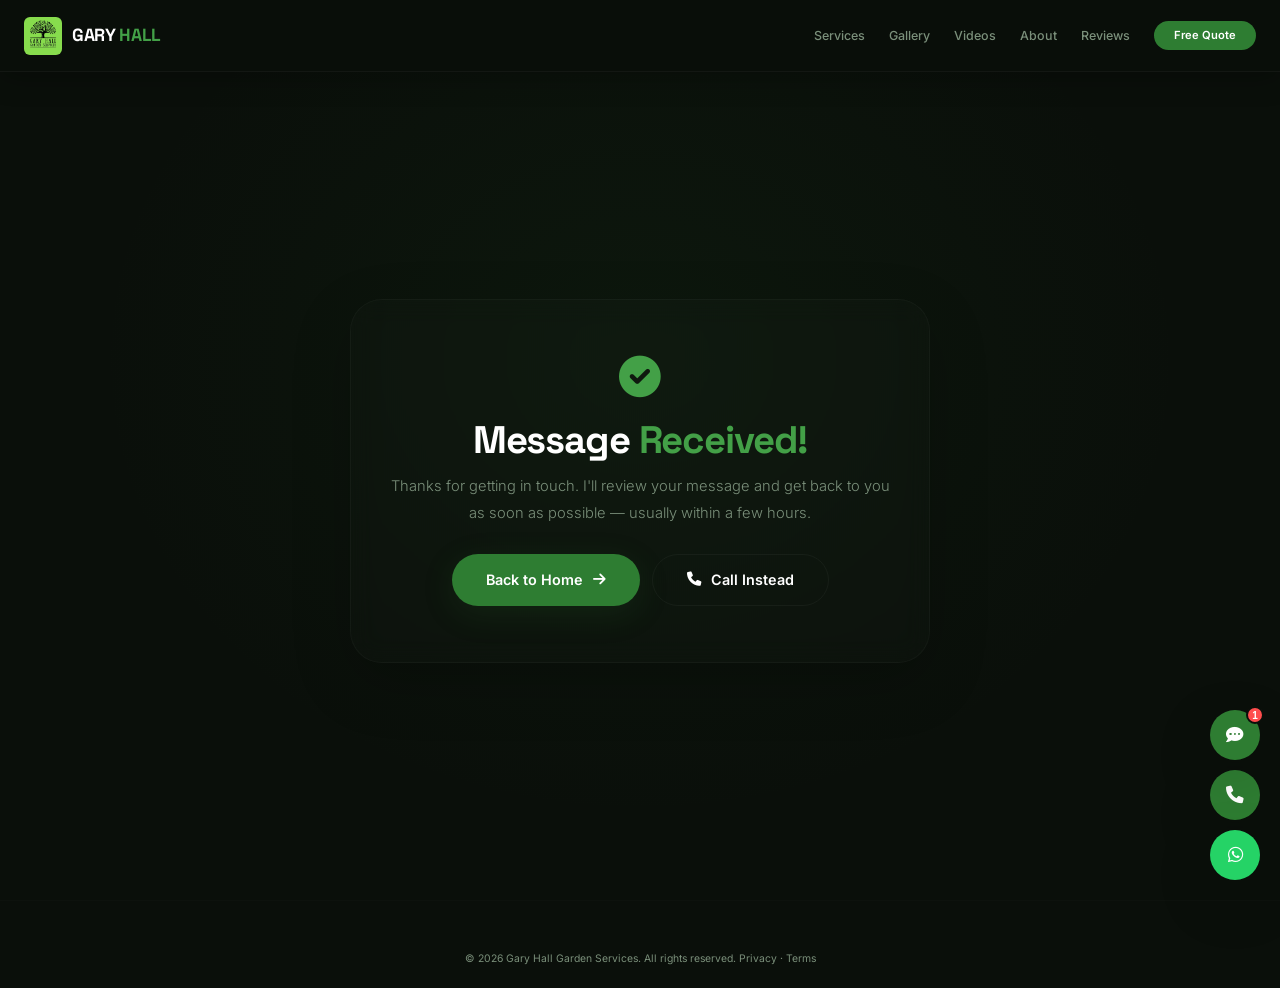
<file: thank-you.html>
<!DOCTYPE html>
<html lang="en">
<head>
<meta charset="UTF-8" />
<meta name="viewport" content="width=device-width, initial-scale=1.0, maximum-scale=1.0, user-scalable=yes" />
<title>Thank You | Gary Hall Garden Services</title>
<meta name="description" content="Thank you for getting in touch with Gary Hall Garden Services. I'll be back to you shortly." />
<meta name="robots" content="noindex" />
<link rel="preconnect" href="https://fonts.googleapis.com" />
<link rel="preconnect" href="https://fonts.gstatic.com" crossorigin />
<link href="https://fonts.googleapis.com/css2?family=Inter:opsz,wght@14..32,300;14..32,400;14..32,500;14..32,600;14..32,700;14..32,800;14..32,900&family=Space+Grotesk:wght@400;500;600;700&display=swap" rel="stylesheet" />
<link rel="stylesheet" href="https://cdnjs.cloudflare.com/ajax/libs/font-awesome/6.0.0-beta3/css/all.min.css" />
<link rel="stylesheet" href="styles.css" />
</head>
<body>

<div class="loader" id="loader"><div class="spinner"></div><div class="text">Gary Hall Gardens</div></div>

<header class="navbar" id="navbar" role="navigation">
    <div class="container">
        <a href="index.html" class="nav-logo">
            <img src="logo.jpg" alt="Gary Hall Garden Services Logo" />
            <span class="logo-text">GARY <span class="brand-span">HALL</span></span>
        </a>
        <button class="nav-toggle" id="navToggle" aria-label="Toggle menu" aria-expanded="false"><span></span><span></span><span></span></button>
        <nav class="nav-links" id="navLinks" role="menu">
            <a href="services.html">Services</a>
            <a href="gallery.html">Gallery</a>
            <a href="videos.html">Videos</a>
            <a href="about.html">About</a>
            <a href="reviews.html">Reviews</a>
            <a href="contact.html" class="nav-cta">Free Quote</a>
        </nav>
    </div>
</header>

<section class="center-page">
    <div class="center-card">
        <i class="fas fa-check-circle big-icon"></i>
        <h1>Message <span class="highlight">Received!</span></h1>
        <p>Thanks for getting in touch. I'll review your message and get back to you as soon as possible — usually within a few hours.</p>
        <div class="center-actions">
            <a href="index.html" class="btn btn-primary">Back to Home <i class="fas fa-arrow-right"></i></a>
            <a href="tel:+447951434795" class="btn btn-outline"><i class="fas fa-phone"></i> Call Instead</a>
        </div>
    </div>
</section>

<footer class="footer">
    <div class="container">
        <div class="footer-bottom" style="border-top:none;padding-top:0;justify-content:center;">
            <span>© 2026 Gary Hall Garden Services. All rights reserved. <a href="privacy.html" style="color:var(--gray-500);">Privacy</a> · <a href="terms.html" style="color:var(--gray-500);">Terms</a></span>
        </div>
    </div>
</footer>

<!-- FLOATING BUTTONS & CHAT WIDGET -->
<div class="floating-buttons">
    <div class="chat-popup" id="chatPopup">
        <div class="chat-popup-header">
            <h4>Gary Hall Garden Services</h4>
            <button id="chatClose" aria-label="Close chat"><i class="fas fa-chevron-down"></i></button>
        </div>
        <div class="chat-popup-body">
            <p>Let me know if you have any questions!</p>
            <div class="chat-popup-actions">
                <a href="https://wa.me/447951434795" target="_blank" class="chat-btn-primary">I have a question</a>
                <button class="chat-btn-secondary" id="chatDismiss">No, thanks</button>
            </div>
        </div>
    </div>
    <button class="floating-btn chat" id="chatToggle" aria-label="Open chat">
        <i class="fas fa-comment-dots"></i>
        <span class="chat-badge" id="chatBadge">1</span>
    </button>
    <a href="tel:+447951434795" class="floating-btn call" aria-label="Call Gary Hall"><i class="fas fa-phone"></i></a>
    <a href="https://wa.me/447951434795" target="_blank" class="floating-btn whatsapp" aria-label="WhatsApp Gary Hall"><i class="fab fa-whatsapp"></i></a>
</div>

<script src="script.js"></script>
</body>
</html>
</file>
<file: styles.css>
/* ============================================================
   GARY HALL GARDEN SERVICES — MASTER STYLESHEET
   ============================================================ */

*, *::before, *::after { margin: 0; padding: 0; box-sizing: border-box; }

:root {
    --black: #0a0f0a;
    --black-light: #111811;
    --black-card: #162016;
    --white: #ffffff;
    --gray-100: #f0f4f0;
    --gray-200: #dce4dc;
    --gray-300: #b0c0b0;
    --gray-500: #7a8f7a;
    --gray-700: #4a5f4a;
    --primary: #2e7d32;
    --primary-light: #43a047;
    --primary-dark: #1b5e20;
    --primary-glow: rgba(46, 125, 50, 0.08);
    --primary-subtle: rgba(46, 125, 50, 0.02);
    --radius: 12px;
    --radius-lg: 24px;
    --radius-xl: 32px;
    --shadow: 0 20px 60px rgba(0, 0, 0, 0.2);
    --shadow-lg: 0 40px 80px rgba(0, 0, 0, 0.25);
    --transition: 0.6s cubic-bezier(0.22, 1, 0.36, 1);
    --font: 'Inter', -apple-system, BlinkMacSystemFont, sans-serif;
    --font-display: 'Space Grotesk', sans-serif;
    --max-width: 1200px;
    --nav-height: 72px;
}

html { scroll-behavior: smooth; -webkit-font-smoothing: antialiased; }

body {
    font-family: var(--font);
    background: var(--black);
    color: var(--white);
    line-height: 1.6;
    overflow-x: hidden;
    cursor: default;
    -webkit-tap-highlight-color: transparent;
}

::-webkit-scrollbar { width: 6px; }
::-webkit-scrollbar-track { background: var(--black); }
::-webkit-scrollbar-thumb { background: var(--primary); border-radius: 10px; }

img { max-width: 100%; display: block; }
a { text-decoration: none; color: inherit; }
ul { list-style: none; }

.container {
    width: 100%;
    max-width: var(--max-width);
    margin: 0 auto;
    padding: 0 24px;
}

.section-padding { padding: 100px 0; }
.section-padding-sm { padding: 60px 0; }

/* ----- Typography ----- */
.section-label {
    display: inline-block;
    font-size: 0.55rem;
    font-weight: 600;
    letter-spacing: 0.2em;
    text-transform: uppercase;
    color: var(--primary-light);
    background: var(--primary-glow);
    padding: 5px 18px;
    border-radius: 100px;
    margin-bottom: 20px;
    border: 1px solid rgba(46, 125, 50, 0.04);
    transition: var(--transition);
}

.section-label:hover { color: var(--white); }

.section-title {
    font-family: var(--font-display);
    font-size: clamp(2.2rem, 5.5vw, 4.2rem);
    font-weight: 700;
    line-height: 1.08;
    letter-spacing: -0.03em;
    margin-bottom: 16px;
    color: var(--white);
    transition: var(--transition);
}

.section-title .highlight { color: var(--primary-light); position: relative; }

.section-title .highlight::after {
    content: '';
    position: absolute;
    bottom: 4px;
    left: 0;
    width: 100%;
    height: 3px;
    background: var(--primary-light);
    opacity: 0.12;
    transition: var(--transition);
}

.section-title:hover .highlight { color: var(--white); }
.section-title:hover .highlight::after { opacity: 0.3; height: 4px; }

.section-subtitle {
    font-size: 1rem;
    color: var(--gray-500);
    max-width: 540px;
    line-height: 1.7;
    font-weight: 300;
    transition: var(--transition);
}

.section-subtitle:hover { color: var(--gray-300); }

.text-center { text-align: center; }
.mx-auto { margin-left: auto; margin-right: auto; }

/* ----- Buttons ----- */
.btn {
    display: inline-flex;
    align-items: center;
    gap: 10px;
    font-family: var(--font);
    font-weight: 600;
    font-size: 0.9rem;
    padding: 14px 34px;
    border-radius: 100px;
    border: none;
    cursor: pointer;
    transition: var(--transition);
    text-align: center;
    justify-content: center;
    line-height: 1.2;
    position: relative;
    overflow: hidden;
    touch-action: manipulation;
    min-height: 52px;
}

.btn-primary {
    background: var(--primary);
    color: var(--white);
    box-shadow: 0 8px 32px rgba(46, 125, 50, 0.15);
}

.btn-primary:hover {
    background: var(--primary-light);
    transform: translateY(-3px);
    box-shadow: 0 16px 48px rgba(46, 125, 50, 0.2);
    color: var(--white);
}

.btn-outline {
    background: transparent;
    color: var(--white);
    border: 1px solid rgba(255, 255, 255, 0.04);
}

.btn-outline:hover {
    border-color: var(--primary-light);
    transform: translateY(-3px);
    background: var(--primary-subtle);
}

.btn-whatsapp { background: #25d366; color: var(--white); }
.btn-whatsapp:hover { background: #1ebe5c; transform: translateY(-3px); }

.btn-block { width: 100%; justify-content: center; }

/* ============================================================
   NAVIGATION
   ============================================================ */
.navbar {
    position: fixed;
    top: 0; left: 0; right: 0;
    z-index: 9999;
    height: var(--nav-height);
    display: flex;
    align-items: center;
    padding: 0 24px;
    background: rgba(10, 15, 10, 0.92);
    backdrop-filter: blur(20px) saturate(1.4);
    -webkit-backdrop-filter: blur(20px) saturate(1.4);
    border-bottom: 1px solid rgba(255, 255, 255, 0.04);
    box-shadow: 0 4px 30px rgba(0, 0, 0, 0.3);
    transition: var(--transition);
}

.navbar.scrolled {
    background: rgba(10, 15, 10, 0.97);
    border-bottom-color: rgba(46, 125, 50, 0.08);
}

.navbar .container {
    display: flex;
    align-items: center;
    justify-content: space-between;
    padding: 0;
    max-width: 100%;
    width: 100%;
}

.nav-logo { display: flex; align-items: center; gap: 10px; flex-shrink: 0; }
.nav-logo img { height: 38px; width: auto; border-radius: 6px; }

.nav-logo .logo-text {
    font-family: var(--font-display);
    font-weight: 700;
    font-size: 1.1rem;
    color: var(--white);
    letter-spacing: -0.02em;
    transition: var(--transition);
    white-space: nowrap;
}

.nav-logo .logo-text .brand-span { color: var(--primary-light); transition: var(--transition); }
.nav-logo:hover .logo-text .brand-span { color: var(--white); }

.nav-links { display: flex; align-items: center; gap: 24px; }

.nav-links a {
    font-size: 0.78rem;
    font-weight: 500;
    color: var(--gray-500);
    transition: var(--transition);
    position: relative;
    touch-action: manipulation;
    padding: 4px 0;
}

.nav-links a::after {
    content: '';
    position: absolute;
    bottom: -2px; left: 0;
    width: 0;
    height: 2px;
    background: var(--primary-light);
    transition: var(--transition);
}

.nav-links a:hover { color: var(--white); }
.nav-links a:hover::after { width: 100%; }

.nav-links a.active { color: var(--white); }
.nav-links a.active::after { width: 100%; }

.nav-links .nav-cta {
    background: var(--primary);
    color: var(--white);
    padding: 6px 20px;
    border-radius: 100px;
    font-weight: 600;
    font-size: 0.7rem;
}

.nav-links .nav-cta::after { display: none; }
.nav-links .nav-cta:hover { background: var(--primary-light); transform: translateY(-2px); color: var(--white); }
.nav-links .nav-cta.active::after { display: none; }

/* ---- Hamburger ---- */
.nav-toggle {
    display: none;
    flex-direction: column;
    gap: 5px;
    background: none;
    border: none;
    cursor: pointer;
    padding: 10px 8px;
    touch-action: manipulation;
    z-index: 100;
}

.nav-toggle span {
    display: block;
    width: 26px;
    height: 2.5px;
    background: var(--white);
    border-radius: 4px;
    transition: var(--transition);
    transform-origin: center;
}

.nav-toggle.active span:nth-child(1) { transform: rotate(45deg) translate(5px, 6px); }
.nav-toggle.active span:nth-child(2) { opacity: 0; transform: scaleX(0); }
.nav-toggle.active span:nth-child(3) { transform: rotate(-45deg) translate(5px, -6px); }

/* ============================================================
   MARQUEE
   ============================================================ */
.marquee-section {
    background: var(--black-light);
    border-top: 1px solid rgba(255, 255, 255, 0.01);
    border-bottom: 1px solid rgba(255, 255, 255, 0.01);
    padding: 14px 0;
    overflow: hidden;
    position: relative;
    margin-top: var(--nav-height);
}

.marquee {
    display: flex;
    gap: 60px;
    animation: marqueeScroll 35s linear infinite;
    width: max-content;
}

.marquee:hover { animation-play-state: paused; }

@keyframes marqueeScroll {
    0% { transform: translateX(0); }
    100% { transform: translateX(-50%); }
}

.marquee-item {
    font-size: 0.75rem;
    letter-spacing: 0.12em;
    text-transform: uppercase;
    color: rgba(255, 255, 255, 0.7);
    white-space: nowrap;
    font-weight: 500;
    transition: var(--transition);
}

.marquee-item:hover { color: var(--white); }

.marquee-item .dot {
    display: inline-block;
    width: 4px;
    height: 4px;
    background: var(--primary-light);
    border-radius: 50%;
    margin: 0 20px;
    opacity: 0.3;
    transition: var(--transition);
}

.marquee-item:hover .dot { opacity: 0.8; }

/* ============================================================
   HERO
   ============================================================ */
.hero {
    min-height: 100vh;
    display: flex;
    align-items: center;
    position: relative;
    padding: calc(var(--nav-height) + 80px) 0 60px;
    background: var(--black);
    overflow: hidden;
    isolation: isolate;
}

.hero-bg {
    position: absolute;
    inset: 0;
    z-index: 0;
    background: url('result one.jpg') center/cover no-repeat;
    background-color: var(--black);
    opacity: 0.10;
    transform: scale(1.02);
    animation: heroBreath 25s infinite alternate ease-in-out;
}

@keyframes heroBreath {
    0% { transform: scale(1.02); opacity: 0.08; }
    100% { transform: scale(1.08); opacity: 0.14; }
}

.hero-glow {
    position: absolute;
    inset: 0;
    z-index: 0;
    background:
        radial-gradient(ellipse at 70% 30%, rgba(46, 125, 50, 0.02), transparent 50%),
        radial-gradient(ellipse at 30% 70%, rgba(46, 125, 50, 0.01), transparent 40%);
    animation: glowPulse 8s infinite alternate ease-in-out;
}

@keyframes glowPulse { 0% { opacity: 0.5; } 100% { opacity: 1; } }

.particles { position: absolute; inset: 0; z-index: 0; pointer-events: none; overflow: hidden; }

.particle {
    position: absolute;
    width: 2px; height: 2px;
    background: var(--primary-light);
    border-radius: 50%;
    opacity: 0;
    animation: floatParticle 14s infinite ease-in-out;
}

.particle:nth-child(1) { left: 10%; top: 20%; animation-delay: 0s; }
.particle:nth-child(2) { left: 25%; top: 60%; animation-delay: 2s; width: 3px; height: 3px; }
.particle:nth-child(3) { left: 50%; top: 10%; animation-delay: 4s; }
.particle:nth-child(4) { left: 70%; top: 70%; animation-delay: 1s; width: 4px; height: 4px; }
.particle:nth-child(5) { left: 85%; top: 30%; animation-delay: 3s; }
.particle:nth-child(6) { left: 40%; top: 85%; animation-delay: 5s; }
.particle:nth-child(7) { left: 15%; top: 45%; animation-delay: 2.5s; }
.particle:nth-child(8) { left: 65%; top: 25%; animation-delay: 4.5s; width: 3px; height: 3px; }

@keyframes floatParticle {
    0% { opacity: 0; transform: translateY(0) scale(0); }
    20% { opacity: 0.3; transform: translateY(-20px) scale(1); }
    80% { opacity: 0.3; transform: translateY(-60px) scale(1); }
    100% { opacity: 0; transform: translateY(-100px) scale(0); }
}

.hero .container {
    position: relative;
    z-index: 2;
    display: grid;
    grid-template-columns: 1fr 1fr;
    gap: 50px;
    align-items: center;
}

.hero-badge {
    display: inline-block;
    background: var(--primary-glow);
    padding: 4px 16px;
    border-radius: 100px;
    font-size: 0.5rem;
    font-weight: 500;
    border: 1px solid rgba(46, 125, 50, 0.02);
    margin-bottom: 20px;
    color: var(--primary-light);
    letter-spacing: 0.5px;
    animation: fadeUp 0.8s ease forwards;
    opacity: 0;
    transition: var(--transition);
}

.hero-badge:hover { color: var(--white); border-color: rgba(46, 125, 50, 0.04); }

@keyframes fadeUp {
    from { opacity: 0; transform: translateY(24px); }
    to { opacity: 1; transform: translateY(0); }
}

@keyframes fadeUpSlow {
    from { opacity: 0; transform: translateY(30px); }
    to { opacity: 1; transform: translateY(0); }
}

.hero h1 {
    font-family: var(--font-display);
    font-size: clamp(2.6rem, 7vw, 4.8rem);
    font-weight: 700;
    line-height: 1;
    letter-spacing: -0.04em;
    margin-bottom: 16px;
    color: var(--white);
    animation: fadeUp 0.8s ease 0.15s forwards;
    opacity: 0;
    transition: var(--transition);
}

.hero h1 .highlight { color: var(--primary-light); position: relative; transition: var(--transition); }

.hero h1 .highlight::after {
    content: '';
    position: absolute;
    bottom: 4px; left: 0;
    width: 100%; height: 4px;
    background: var(--primary-light);
    opacity: 0.1;
    transition: var(--transition);
}

.hero h1:hover .highlight { color: var(--white); }

.hero p {
    font-size: 1rem;
    color: var(--gray-500);
    max-width: 480px;
    line-height: 1.8;
    margin-bottom: 28px;
    font-weight: 300;
    animation: fadeUp 0.8s ease 0.3s forwards;
    opacity: 0;
    transition: var(--transition);
}

.hero p:hover { color: var(--gray-300); }
.hero p strong { color: var(--white); font-weight: 500; transition: var(--transition); }
.hero p:hover strong { color: var(--primary-light); }

.hero-actions {
    display: flex;
    flex-wrap: wrap;
    gap: 12px;
    margin-bottom: 32px;
    animation: fadeUp 0.8s ease 0.45s forwards;
    opacity: 0;
}

.hero-meta {
    display: flex;
    flex-wrap: wrap;
    gap: 20px 32px;
    padding-top: 20px;
    border-top: 1px solid rgba(255, 255, 255, 0.02);
    animation: fadeUp 0.8s ease 0.6s forwards;
    opacity: 0;
}

.hero-meta-item {
    font-size: 0.7rem;
    color: var(--gray-500);
    font-weight: 400;
    display: flex;
    align-items: center;
    gap: 6px;
    transition: var(--transition);
}

.hero-meta-item:hover { color: var(--white); }
.hero-meta-item i { color: var(--primary-light); font-size: 0.7rem; transition: var(--transition); }
.hero-meta-item:hover i { color: var(--white); }

.hero-card {
    background: rgba(255, 255, 255, 0.01);
    border: 1px solid rgba(255, 255, 255, 0.02);
    border-radius: var(--radius-xl);
    padding: 36px 28px;
    max-width: 420px;
    box-shadow: var(--shadow);
    backdrop-filter: blur(12px);
    -webkit-backdrop-filter: blur(12px);
    animation: fadeUpSlow 0.9s ease 0.25s forwards;
    opacity: 0;
    transition: var(--transition);
}

.hero-card:hover {
    border-color: rgba(46, 125, 50, 0.02);
    box-shadow: var(--shadow-lg);
    transform: translateY(-2px);
}

.hero-card .card-badge {
    display: inline-block;
    background: var(--primary-glow);
    color: var(--primary-light);
    font-size: 0.45rem;
    font-weight: 600;
    letter-spacing: 0.08em;
    text-transform: uppercase;
    padding: 4px 12px;
    border-radius: 100px;
    margin-bottom: 10px;
    border: 1px solid rgba(46, 125, 50, 0.01);
    transition: var(--transition);
}

.hero-card:hover .card-badge { color: var(--white); }

.hero-card h3 {
    font-family: var(--font-display);
    font-size: 1.2rem;
    font-weight: 700;
    color: var(--white);
    margin-bottom: 4px;
}

.hero-card p { font-size: 0.82rem; color: var(--gray-500); margin-bottom: 16px; transition: var(--transition); }
.hero-card:hover p { color: var(--gray-300); }

.hero-stats { display: grid; grid-template-columns: 1fr 1fr 1fr; gap: 6px; }

.hero-stats .stat {
    background: rgba(255, 255, 255, 0.01);
    border-radius: var(--radius);
    padding: 12px 4px;
    text-align: center;
    border: 1px solid rgba(255, 255, 255, 0.01);
    transition: var(--transition);
}

.hero-stats .stat:hover {
    border-color: rgba(46, 125, 50, 0.02);
    background: var(--primary-subtle);
    transform: translateY(-2px);
}

.hero-stats .stat .num {
    font-family: var(--font-display);
    font-weight: 700;
    font-size: 1rem;
    color: var(--primary-light);
    transition: var(--transition);
}

.hero-stats .stat:hover .num { color: var(--white); }

.hero-stats .stat .label {
    font-size: 0.45rem;
    color: var(--gray-500);
    font-weight: 500;
    text-transform: uppercase;
    letter-spacing: 0.04em;
    transition: var(--transition);
}

.hero-stats .stat:hover .label { color: var(--gray-300); }

/* ============================================================
   SERVICES
   ============================================================ */
#services {
    background: var(--black);
    border-bottom: 1px solid rgba(255, 255, 255, 0.01);
    position: relative;
}

.services-grid {
    display: grid;
    grid-template-columns: repeat(3, 1fr);
    gap: 24px;
    margin-top: 48px;
}

.service-card {
    background: rgba(255, 255, 255, 0.01);
    border-radius: var(--radius-lg);
    padding: 36px 24px;
    border: 1px solid rgba(255, 255, 255, 0.02);
    transition: var(--transition);
    text-align: center;
    position: relative;
}

.service-card:hover {
    border-color: rgba(46, 125, 50, 0.02);
    transform: translateY(-6px);
    box-shadow: var(--shadow);
}

.service-card .icon {
    font-size: 2rem;
    color: var(--primary-light);
    margin-bottom: 14px;
    opacity: 0.7;
    transition: var(--transition);
}

.service-card:hover .icon { opacity: 1; transform: scale(1.05); }

.service-card h4 {
    font-family: var(--font-display);
    font-weight: 600;
    font-size: 1rem;
    color: var(--white);
    margin-bottom: 6px;
    transition: var(--transition);
}

.service-card:hover h4 { color: var(--primary-light); }

.service-card p { font-size: 0.82rem; color: var(--gray-500); line-height: 1.7; font-weight: 300; transition: var(--transition); }
.service-card:hover p { color: var(--gray-300); }

/* ============================================================
   GALLERY
   ============================================================ */
#work { background: var(--black-light); border-bottom: 1px solid rgba(255, 255, 255, 0.01); }

.work-grid {
    display: grid;
    grid-template-columns: repeat(3, 1fr);
    gap: 24px;
    margin-top: 48px;
}

.work-item {
    border-radius: var(--radius-lg);
    overflow: hidden;
    background: var(--black-card);
    border: 1px solid rgba(255, 255, 255, 0.02);
    transition: var(--transition);
    cursor: pointer;
}

.work-item:hover {
    transform: translateY(-6px);
    border-color: rgba(46, 125, 50, 0.02);
    box-shadow: var(--shadow);
}

.work-item .work-image {
    aspect-ratio: 16/10;
    background: var(--black-card);
    display: flex;
    align-items: center;
    justify-content: center;
    transition: var(--transition);
    overflow: hidden;
    position: relative;
}

.work-item .work-image img { width: 100%; height: 100%; object-fit: cover; transition: var(--transition); }
.work-item:hover .work-image img { transform: scale(1.03); }

.work-item .work-image::after {
    content: '\f00e';
    font-family: 'Font Awesome 6 Free';
    font-weight: 900;
    position: absolute;
    inset: 0;
    display: flex;
    align-items: center;
    justify-content: center;
    font-size: 1.2rem;
    color: var(--white);
    background: rgba(10, 15, 10, 0.55);
    opacity: 0;
    transition: var(--transition);
}

.work-item:hover .work-image::after { opacity: 1; }

.work-item .work-info { padding: 18px 20px 20px; }

.work-item .work-info .tag {
    display: inline-block;
    font-size: 0.45rem;
    font-weight: 600;
    letter-spacing: 0.08em;
    text-transform: uppercase;
    color: var(--primary-light);
    background: var(--primary-glow);
    padding: 2px 12px;
    border-radius: 100px;
    margin-bottom: 6px;
    border: 1px solid rgba(46, 125, 50, 0.01);
    transition: var(--transition);
}

.work-item:hover .work-info .tag { color: var(--white); }

.work-item .work-info h4 {
    font-family: var(--font-display);
    font-weight: 600;
    font-size: 0.95rem;
    color: var(--white);
    margin-bottom: 2px;
    transition: var(--transition);
}

.work-item:hover .work-info h4 { color: var(--primary-light); }

.work-item .work-info p { font-size: 0.75rem; color: var(--gray-500); font-weight: 300; transition: var(--transition); }
.work-item:hover .work-info p { color: var(--gray-300); }

.work-item.hide { display: none; }

/* Filter bar */
.filter-bar { display: flex; flex-wrap: wrap; gap: 10px; justify-content: center; margin-top: 36px; }

.filter-btn {
    font-family: var(--font);
    font-size: 0.65rem;
    font-weight: 600;
    letter-spacing: 0.1em;
    text-transform: uppercase;
    color: var(--gray-500);
    background: rgba(255, 255, 255, 0.01);
    border: 1px solid rgba(255, 255, 255, 0.03);
    padding: 11px 22px;
    border-radius: 100px;
    cursor: pointer;
    transition: var(--transition);
    min-height: 42px;
    touch-action: manipulation;
}

.filter-btn:hover { color: var(--white); border-color: rgba(46, 125, 50, 0.2); }
.filter-btn.active { background: var(--primary); border-color: var(--primary); color: var(--white); }

/* Lightbox */
.lightbox {
    position: fixed;
    inset: 0;
    z-index: 99998;
    background: rgba(5, 8, 5, 0.96);
    backdrop-filter: blur(12px);
    -webkit-backdrop-filter: blur(12px);
    display: flex;
    align-items: center;
    justify-content: center;
    padding: 24px;
    opacity: 0;
    visibility: hidden;
    transition: var(--transition);
}

.lightbox.open { opacity: 1; visibility: visible; }

.lightbox img {
    max-width: min(1100px, 92vw);
    max-height: 78vh;
    border-radius: var(--radius-lg);
    border: 1px solid rgba(255, 255, 255, 0.05);
    box-shadow: var(--shadow-lg);
    object-fit: contain;
}

.lb-btn {
    position: absolute;
    width: 48px;
    height: 48px;
    border-radius: 50%;
    background: rgba(255, 255, 255, 0.04);
    border: 1px solid rgba(255, 255, 255, 0.07);
    color: var(--white);
    font-size: 1rem;
    cursor: pointer;
    display: flex;
    align-items: center;
    justify-content: center;
    transition: var(--transition);
    touch-action: manipulation;
}

.lb-btn:hover { background: var(--primary); border-color: var(--primary); }
.lb-close { top: 22px; right: 22px; }
.lb-prev { left: 18px; top: 50%; transform: translateY(-50%); }
.lb-next { right: 18px; top: 50%; transform: translateY(-50%); }

.lb-caption {
    position: absolute;
    bottom: 26px; left: 0; right: 0;
    text-align: center;
    font-size: 0.8rem;
    color: var(--gray-300);
    font-weight: 300;
    padding: 0 24px;
}

.lb-counter {
    position: absolute;
    top: 28px; left: 26px;
    font-size: 0.65rem;
    letter-spacing: 0.14em;
    color: var(--gray-500);
    font-weight: 600;
}

/* ============================================================
   VIDEOS
   ============================================================ */
#videos { background: var(--black); border-bottom: 1px solid rgba(255, 255, 255, 0.01); }

.videos-grid { display: grid; grid-template-columns: repeat(3, 1fr); gap: 24px; margin-top: 48px; }

.video-card {
    border-radius: var(--radius-lg);
    overflow: hidden;
    background: var(--black-card);
    border: 1px solid rgba(255, 255, 255, 0.02);
    transition: var(--transition);
}

.video-card:hover {
    transform: translateY(-6px);
    border-color: rgba(46, 125, 50, 0.02);
    box-shadow: var(--shadow);
}

.video-card video { width: 100%; aspect-ratio: 16/9; display: block; background: var(--black); touch-action: manipulation; }
.video-card .video-info { padding: 14px 18px 18px; }

.video-card .video-info .tag {
    display: inline-block;
    font-size: 0.45rem;
    font-weight: 600;
    letter-spacing: 0.08em;
    text-transform: uppercase;
    color: var(--primary-light);
    background: var(--primary-glow);
    padding: 2px 12px;
    border-radius: 100px;
    margin-bottom: 4px;
    border: 1px solid rgba(46, 125, 50, 0.01);
}

.video-card .video-info h4 {
    font-family: var(--font-display);
    font-weight: 600;
    font-size: 0.92rem;
    color: var(--white);
}

/* ============================================================
   TESTIMONIALS
   ============================================================ */
#testimonials { background: var(--black-light); border-bottom: 1px solid rgba(255, 255, 255, 0.01); }

.testimonials-grid { display: grid; grid-template-columns: repeat(3, 1fr); gap: 24px; margin-top: 48px; }

.testimonial-card {
    background: rgba(255, 255, 255, 0.01);
    border-radius: var(--radius-lg);
    padding: 24px 20px;
    border: 1px solid rgba(255, 255, 255, 0.02);
    transition: var(--transition);
    text-align: left;
    display: flex;
    flex-direction: column;
}

.testimonial-card:hover { border-color: rgba(46, 125, 50, 0.02); }

.testimonial-card .stars {
    color: var(--primary-light);
    font-size: 0.65rem;
    letter-spacing: 2px;
    margin-bottom: 8px;
    transition: var(--transition);
}

.testimonial-card:hover .stars { color: var(--white); }

.testimonial-card .review-text {
    font-size: 0.85rem;
    color: var(--gray-300);
    line-height: 1.7;
    font-style: italic;
    font-weight: 300;
    margin-bottom: 12px;
    transition: var(--transition);
    padding-left: 12px;
    border-left: 2px solid var(--primary-light);
    flex-grow: 1;
}

.testimonial-card:hover .review-text { color: var(--gray-100); }

.testimonial-card .review-meta { display: flex; flex-direction: column; gap: 2px; }
.testimonial-card .review-meta .name { font-weight: 600; font-size: 0.8rem; color: var(--white); }
.testimonial-card .review-meta .detail { font-size: 0.65rem; color: var(--gray-500); }
.testimonial-card .review-meta .detail i { color: var(--primary-light); margin-right: 4px; }

.google-reviews-link { text-align: center; margin-top: 40px; }
.google-reviews-link .btn-outline { border-color: var(--primary-light); color: var(--primary-light); }
.google-reviews-link .btn-outline:hover { background: var(--primary-light); color: var(--black); }

/* ============================================================
   ABOUT
   ============================================================ */
#about { background: var(--black); border-bottom: 1px solid rgba(255, 255, 255, 0.01); }

.about-grid { display: grid; grid-template-columns: 1fr 1fr; gap: 50px; align-items: center; margin-top: 32px; }

.about-text p {
    color: var(--gray-500);
    font-size: 0.92rem;
    line-height: 1.9;
    margin-bottom: 16px;
    font-weight: 300;
    transition: var(--transition);
}

.about-text p:last-child { margin-bottom: 0; }
.about-text p:hover { color: var(--gray-300); }
.about-text .highlight { color: var(--primary-light); font-weight: 500; transition: var(--transition); }
.about-text p:hover .highlight { color: var(--white); }

.about-image {
    border-radius: var(--radius-lg);
    overflow: hidden;
    background: var(--black-card);
    border: 1px solid rgba(255, 255, 255, 0.02);
    aspect-ratio: 4/3;
    display: flex;
    align-items: center;
    justify-content: center;
    min-height: 240px;
    transition: var(--transition);
}

.about-image img { width: 100%; height: 100%; object-fit: cover; }
.about-image:hover { border-color: rgba(46, 125, 50, 0.02); }

/* ============================================================
   WHY CHOOSE
   ============================================================ */
#why-choose { background: var(--black); border-bottom: 1px solid rgba(255, 255, 255, 0.01); }

.whys-grid { display: grid; grid-template-columns: repeat(3, 1fr); gap: 20px; margin-top: 48px; }

.why-card {
    background: rgba(255, 255, 255, 0.01);
    border-radius: var(--radius-lg);
    padding: 28px 20px;
    border: 1px solid rgba(255, 255, 255, 0.02);
    text-align: center;
    transition: var(--transition);
}

.why-card:hover {
    border-color: rgba(46, 125, 50, 0.02);
    transform: translateY(-4px);
}

.why-card .number {
    font-family: var(--font-display);
    font-size: 0.65rem;
    font-weight: 500;
    color: var(--primary-light);
    opacity: 0.1;
    margin-bottom: 6px;
    transition: var(--transition);
}

.why-card:hover .number { opacity: 0.3; color: var(--white); }

.why-card h4 {
    font-family: var(--font-display);
    font-weight: 600;
    font-size: 0.9rem;
    color: var(--white);
    margin-bottom: 4px;
    transition: var(--transition);
}

.why-card:hover h4 { color: var(--primary-light); }

.why-card p { font-size: 0.78rem; color: var(--gray-500); font-weight: 300; line-height: 1.6; transition: var(--transition); }
.why-card:hover p { color: var(--gray-300); }

/* ============================================================
   MAP
   ============================================================ */
#map { background: var(--black-light); border-bottom: 1px solid rgba(255, 255, 255, 0.01); }

.map-wrapper {
    border-radius: var(--radius-lg);
    overflow: hidden;
    border: 1px solid rgba(255, 255, 255, 0.02);
    margin-top: 32px;
    transition: var(--transition);
}

.map-wrapper:hover { border-color: rgba(46, 125, 50, 0.02); }
.map-wrapper iframe { display: block; width: 100%; height: 400px; border: 0; }

/* ============================================================
   CONTACT
   ============================================================ */
#contact { background: var(--black-light); border-top: 1px solid rgba(255, 255, 255, 0.01); }

.contact-grid { display: grid; grid-template-columns: 1fr 1fr; gap: 50px; margin-top: 32px; }

.contact-info { display: flex; flex-direction: column; gap: 14px; }

.contact-info .info-item {
    display: flex;
    flex-direction: column;
    gap: 2px;
    padding: 12px 0;
    border-bottom: 1px solid rgba(255, 255, 255, 0.02);
    transition: var(--transition);
}

.contact-info .info-item:hover { border-color: rgba(46, 125, 50, 0.02); }
.contact-info .info-item:last-child { border-bottom: none; }

.contact-info .info-item .label {
    font-weight: 600;
    font-size: 0.5rem;
    color: var(--gray-500);
    text-transform: uppercase;
    letter-spacing: 0.06em;
    transition: var(--transition);
}

.contact-info .info-item:hover .label { color: var(--gray-300); }

.contact-info .info-item .value { font-size: 0.95rem; font-weight: 500; color: var(--white); }
.contact-info .info-item .value a { color: var(--primary-light); transition: var(--transition); }
.contact-info .info-item .value a:hover { color: var(--white); }

.contact-social { display: flex; gap: 14px; font-size: 1.2rem; padding-top: 6px; }
.contact-social a { color: var(--gray-500); transition: var(--transition); padding: 4px; }
.contact-social a:hover { color: var(--primary-light); transform: translateY(-3px); }

.contact-form {
    background: rgba(255, 255, 255, 0.01);
    border-radius: var(--radius-lg);
    padding: 32px;
    border: 1px solid rgba(255, 255, 255, 0.02);
    transition: var(--transition);
}

.contact-form:hover { border-color: rgba(46, 125, 50, 0.02); }
.contact-form .form-group { margin-bottom: 14px; }

.contact-form label {
    display: block;
    font-weight: 500;
    font-size: 0.65rem;
    color: var(--gray-500);
    margin-bottom: 4px;
    letter-spacing: 0.04em;
    transition: var(--transition);
}

.contact-form:hover label { color: var(--gray-300); }

.contact-form input,
.contact-form textarea,
.contact-form select {
    width: 100%;
    padding: 10px 14px;
    border: 1px solid rgba(255, 255, 255, 0.02);
    border-radius: var(--radius);
    font-family: var(--font);
    font-size: 0.85rem;
    background: rgba(255, 255, 255, 0.01);
    transition: var(--transition);
    color: var(--white);
    -webkit-appearance: none;
    appearance: none;
}

.contact-form input::placeholder,
.contact-form textarea::placeholder { color: var(--gray-500); font-weight: 300; }

.contact-form input:focus,
.contact-form textarea:focus,
.contact-form select:focus {
    outline: none;
    border-color: var(--primary-light);
    box-shadow: 0 0 0 4px rgba(46, 125, 50, 0.01);
}

.contact-form select { background-color: #121212; color: #e0e0e0; cursor: pointer; }
.contact-form select option { background-color: #121212; color: #e0e0e0; padding: 8px 12px; }
.contact-form select option:checked { background-color: var(--primary); color: var(--white); }

.contact-form textarea { resize: vertical; min-height: 90px; }

.contact-consent {
    display: flex;
    align-items: flex-start;
    gap: 10px;
    margin: 10px 0 14px;
    font-size: 0.65rem;
    color: var(--gray-500);
}

.contact-consent input[type="checkbox"] {
    width: 16px;
    height: 16px;
    min-width: 16px;
    margin-top: 2px;
    accent-color: var(--primary);
    cursor: pointer;
}

.form-success {
    display: none;
    background: var(--primary-glow);
    color: var(--primary-light);
    padding: 10px 16px;
    border-radius: var(--radius);
    font-weight: 500;
    margin-top: 10px;
    border-left: 2px solid var(--primary-light);
    font-size: 0.85rem;
}

.form-success.show { display: block; }

.form-error { color: #ff6b6b; font-size: 0.65rem; margin-top: 3px; display: none; }
.form-error.show { display: block; }

/* ============================================================
   FOOTER
   ============================================================ */
.footer {
    background: var(--black);
    color: var(--gray-500);
    padding: 50px 0 20px;
    border-top: 1px solid rgba(255, 255, 255, 0.01);
}

.footer-grid { display: grid; grid-template-columns: 2fr 1fr 1fr 1fr; gap: 36px; margin-bottom: 32px; }

.footer-brand .logo {
    font-family: var(--font-display);
    font-weight: 700;
    font-size: 1.1rem;
    color: var(--white);
    margin-bottom: 6px;
}

.footer-brand .logo span { color: var(--primary-light); }
.footer-brand p { font-size: 0.8rem; line-height: 1.7; max-width: 280px; color: var(--gray-500); }

.footer h4 { font-weight: 600; color: var(--white); font-size: 0.75rem; margin-bottom: 10px; }
.footer ul li { margin-bottom: 4px; }
.footer ul li a { font-size: 0.75rem; color: var(--gray-500); transition: var(--transition); }
.footer ul li a:hover { color: var(--primary-light); }

.footer-bottom {
    border-top: 1px solid rgba(255, 255, 255, 0.01);
    padding-top: 16px;
    display: flex;
    justify-content: space-between;
    align-items: center;
    flex-wrap: wrap;
    gap: 10px;
    font-size: 0.65rem;
    color: var(--gray-500);
}

.footer-social { display: flex; gap: 14px; font-size: 1rem; }
.footer-social a { color: var(--gray-500); transition: var(--transition); }
.footer-social a:hover { color: var(--primary-light); transform: translateY(-3px); }

/* ============================================================
   FLOATING BUTTONS + CHAT WIDGET
   ============================================================ */
.floating-buttons {
    position: fixed;
    bottom: 20px;
    right: 20px;
    z-index: 900;
    display: flex;
    flex-direction: column;
    gap: 10px;
    align-items: center;
}

.floating-btn {
    width: 50px;
    height: 50px;
    border-radius: 50%;
    display: flex;
    align-items: center;
    justify-content: center;
    font-size: 1.1rem;
    box-shadow: var(--shadow);
    transition: var(--transition);
    border: none;
    cursor: pointer;
    text-decoration: none;
    touch-action: manipulation;
}

.floating-btn:hover { transform: scale(1.06); }
.floating-btn.call { background: var(--primary); color: var(--white); }
.floating-btn.call:hover { background: var(--primary-light); box-shadow: 0 12px 40px rgba(46, 125, 50, 0.15); }
.floating-btn.whatsapp { background: #25d366; color: var(--white); }
.floating-btn.whatsapp:hover { background: #1ebe5c; box-shadow: 0 12px 40px rgba(37, 211, 102, 0.15); }

.floating-btn.chat {
    background: var(--primary);
    color: var(--white);
    position: relative;
}

.floating-btn.chat:hover {
    background: var(--primary-light);
    box-shadow: 0 12px 40px rgba(46, 125, 50, 0.15);
}

.chat-badge {
    position: absolute;
    top: -4px;
    right: -4px;
    background: #ff4d4d;
    color: var(--white);
    border-radius: 50%;
    width: 18px;
    height: 18px;
    font-size: 10px;
    font-weight: 700;
    display: flex;
    align-items: center;
    justify-content: center;
    border: 2px solid var(--black);
}

/* Chat Popup */
.chat-popup {
    position: absolute;
    bottom: 70px;
    right: 0;
    width: 320px;
    background: var(--white);
    border-radius: var(--radius-lg);
    box-shadow: var(--shadow-lg);
    opacity: 0;
    visibility: hidden;
    transform: translateY(12px);
    transition: all 0.35s cubic-bezier(0.22, 1, 0.36, 1);
    pointer-events: none;
    z-index: 1000;
    text-align: left;
}

.chat-popup.open {
    opacity: 1;
    visibility: visible;
    transform: translateY(0);
    pointer-events: auto;
}

.chat-popup-header {
    display: flex;
    justify-content: space-between;
    align-items: center;
    padding: 16px 20px;
    border-bottom: 1px solid rgba(0, 0, 0, 0.06);
}

.chat-popup-header h4 {
    font-family: var(--font-display);
    font-size: 0.95rem;
    font-weight: 700;
    color: var(--black);
    margin: 0;
}

.chat-popup-header button {
    background: none;
    border: none;
    color: var(--gray-500);
    cursor: pointer;
    font-size: 0.9rem;
    transition: var(--transition);
    padding: 4px;
}

.chat-popup-header button:hover { color: var(--black); }

.chat-popup-body { padding: 20px; }
.chat-popup-body p { font-size: 0.9rem; color: var(--gray-700); margin-bottom: 20px; line-height: 1.5; }

.chat-popup-actions { display: flex; flex-direction: column; gap: 10px; }

.chat-btn-primary,
.chat-btn-secondary {
    display: block;
    width: 100%;
    padding: 12px;
    border-radius: 30px;
    font-family: var(--font);
    font-size: 0.85rem;
    font-weight: 600;
    text-align: center;
    cursor: pointer;
    transition: var(--transition);
    border: none;
    text-decoration: none;
}

.chat-btn-primary { background: var(--primary); color: var(--white); }
.chat-btn-primary:hover { background: var(--primary-light); transform: translateY(-2px); }

.chat-btn-secondary { background: transparent; color: var(--primary); border: 1px solid var(--primary); }
.chat-btn-secondary:hover { background: var(--primary-subtle); transform: translateY(-2px); }

/* ============================================================
   BACK TO TOP
   ============================================================ */
.back-to-top {
    position: fixed;
    bottom: 20px;
    left: 20px;
    z-index: 900;
    width: 42px;
    height: 42px;
    border-radius: 50%;
    background: rgba(255, 255, 255, 0.01);
    border: 1px solid rgba(255, 255, 255, 0.02);
    backdrop-filter: blur(8px);
    display: flex;
    align-items: center;
    justify-content: center;
    cursor: pointer;
    font-size: 0.9rem;
    transition: var(--transition);
    opacity: 0;
    transform: translateY(20px);
    pointer-events: none;
    color: var(--white);
    touch-action: manipulation;
}

.back-to-top.visible { opacity: 1; transform: translateY(0); pointer-events: auto; }
.back-to-top:hover { background: var(--primary); color: var(--white); border-color: var(--primary); box-shadow: 0 8px 32px rgba(46, 125, 50, 0.1); }

/* ============================================================
   REVEAL
   ============================================================ */
.reveal {
    opacity: 0;
    transform: translateY(50px);
    transition: opacity 0.9s cubic-bezier(0.22, 1, 0.36, 1), transform 0.9s cubic-bezier(0.22, 1, 0.36, 1);
}

.reveal.visible { opacity: 1; transform: translateY(0); }

/* ============================================================
   LOADER
   ============================================================ */
.loader {
    position: fixed;
    inset: 0;
    z-index: 99999;
    background: var(--black);
    display: flex;
    align-items: center;
    justify-content: center;
    flex-direction: column;
    gap: 20px;
    transition: opacity 0.8s ease, visibility 0.8s ease;
}

.loader.hidden { opacity: 0; visibility: hidden; pointer-events: none; }

.loader .spinner {
    width: 2px;
    height: 60px;
    background: linear-gradient(to bottom, var(--primary-light), transparent);
    animation: loaderLine 1.4s ease-in-out infinite;
}

@keyframes loaderLine {
    0% { transform: scaleY(0); transform-origin: top; }
    50% { transform: scaleY(1); transform-origin: top; }
    51% { transform-origin: bottom; }
    100% { transform: scaleY(0); transform-origin: bottom; }
}

.loader .text {
    font-family: var(--font-display);
    font-weight: 600;
    color: var(--gray-500);
    font-size: 0.7rem;
    letter-spacing: 0.2em;
    text-transform: uppercase;
    opacity: 0.4;
}

/* ============================================================
   PAGE HERO (inner pages)
   ============================================================ */
.page-hero {
    position: relative;
    padding: calc(var(--nav-height) + 72px) 0 56px;
    background: var(--black);
    overflow: hidden;
    border-bottom: 1px solid rgba(255, 255, 255, 0.02);
    text-align: center;
}

.page-hero::before {
    content: '';
    position: absolute;
    inset: 0;
    background:
        radial-gradient(ellipse at 75% 15%, rgba(46, 125, 50, 0.07), transparent 55%),
        radial-gradient(ellipse at 20% 85%, rgba(46, 125, 50, 0.05), transparent 50%);
    pointer-events: none;
}

.page-hero .container { position: relative; z-index: 2; }

.page-hero h1 {
    font-family: var(--font-display);
    font-size: clamp(2.2rem, 6vw, 3.8rem);
    font-weight: 700;
    line-height: 1.05;
    letter-spacing: -0.035em;
    color: var(--white);
    margin-bottom: 14px;
}

.page-hero h1 .highlight { color: var(--primary-light); }

.page-hero .lead {
    font-size: 1rem;
    color: var(--gray-500);
    max-width: 620px;
    margin: 0 auto;
    line-height: 1.8;
    font-weight: 300;
}

.breadcrumbs {
    display: flex;
    flex-wrap: wrap;
    justify-content: center;
    align-items: center;
    gap: 8px;
    font-size: 0.6rem;
    font-weight: 600;
    letter-spacing: 0.14em;
    text-transform: uppercase;
    color: var(--gray-500);
    margin-bottom: 18px;
}

.breadcrumbs a { color: var(--gray-500); transition: var(--transition); }
.breadcrumbs a:hover { color: var(--primary-light); }
.breadcrumbs .sep { opacity: 0.35; }
.breadcrumbs .current { color: var(--primary-light); }

/* ============================================================
   SERVICE DETAIL ROWS
   ============================================================ */
.service-details { margin-top: 8px; }

.service-detail {
    display: grid;
    grid-template-columns: 1fr 1fr;
    gap: 44px;
    align-items: center;
    padding: 56px 0;
    border-bottom: 1px solid rgba(255, 255, 255, 0.02);
}

.service-detail:last-child { border-bottom: none; padding-bottom: 8px; }
.service-detail:nth-child(even) .service-detail__media { order: 2; }

.service-detail__media {
    border-radius: var(--radius-lg);
    overflow: hidden;
    border: 1px solid rgba(255, 255, 255, 0.02);
    background: var(--black-card);
    aspect-ratio: 4 / 3;
    transition: var(--transition);
}

.service-detail__media img { width: 100%; height: 100%; object-fit: cover; transition: var(--transition); }

.service-detail:hover .service-detail__media {
    border-color: rgba(46, 125, 50, 0.12);
    box-shadow: var(--shadow);
}

.service-detail:hover .service-detail__media img { transform: scale(1.03); }

.service-detail__body .eyebrow {
    display: inline-block;
    font-size: 0.5rem;
    font-weight: 700;
    letter-spacing: 0.16em;
    text-transform: uppercase;
    color: var(--primary-light);
    background: var(--primary-glow);
    padding: 4px 14px;
    border-radius: 100px;
    margin-bottom: 12px;
    border: 1px solid rgba(46, 125, 50, 0.05);
}

.service-detail__body h3 {
    font-family: var(--font-display);
    font-size: clamp(1.4rem, 3vw, 1.9rem);
    font-weight: 700;
    letter-spacing: -0.02em;
    color: var(--white);
    margin-bottom: 12px;
    line-height: 1.15;
}

.service-detail__body p {
    font-size: 0.9rem;
    color: var(--gray-500);
    line-height: 1.85;
    font-weight: 300;
    margin-bottom: 14px;
    transition: var(--transition);
}

.service-detail:hover .service-detail__body p { color: var(--gray-300); }

.check-list { display: grid; grid-template-columns: 1fr 1fr; gap: 10px 20px; margin: 18px 0 24px; }

.check-list li {
    display: flex;
    align-items: flex-start;
    gap: 10px;
    font-size: 0.82rem;
    color: var(--gray-300);
    font-weight: 300;
    line-height: 1.5;
}

.check-list li i { color: var(--primary-light); font-size: 0.65rem; margin-top: 5px; flex-shrink: 0; }

/* ============================================================
   PROCESS STEPS
   ============================================================ */
.process-grid { display: grid; grid-template-columns: repeat(4, 1fr); gap: 20px; margin-top: 48px; }

.process-step {
    background: rgba(255, 255, 255, 0.01);
    border: 1px solid rgba(255, 255, 255, 0.02);
    border-radius: var(--radius-lg);
    padding: 28px 22px;
    transition: var(--transition);
    position: relative;
    overflow: hidden;
}

.process-step:hover {
    border-color: rgba(46, 125, 50, 0.12);
    transform: translateY(-5px);
    box-shadow: var(--shadow);
}

.process-step .step-num {
    font-family: var(--font-display);
    font-size: 2rem;
    font-weight: 700;
    color: var(--primary-light);
    opacity: 0.14;
    line-height: 1;
    margin-bottom: 12px;
    transition: var(--transition);
}

.process-step:hover .step-num { opacity: 0.4; }

.process-step h4 {
    font-family: var(--font-display);
    font-size: 0.95rem;
    font-weight: 600;
    color: var(--white);
    margin-bottom: 6px;
    transition: var(--transition);
}

.process-step:hover h4 { color: var(--primary-light); }

.process-step p { font-size: 0.78rem; color: var(--gray-500); line-height: 1.7; font-weight: 300; }

/* ============================================================
   FAQ ACCORDION
   ============================================================ */
.faq-list { max-width: 820px; margin: 44px auto 0; display: flex; flex-direction: column; gap: 10px; }

.faq-item {
    background: rgba(255, 255, 255, 0.01);
    border: 1px solid rgba(255, 255, 255, 0.02);
    border-radius: var(--radius-lg);
    overflow: hidden;
    transition: var(--transition);
}

.faq-item.open { border-color: rgba(46, 125, 50, 0.14); background: var(--primary-subtle); }

.faq-q {
    width: 100%;
    display: flex;
    align-items: center;
    justify-content: space-between;
    gap: 18px;
    background: none;
    border: none;
    color: var(--white);
    font-family: var(--font-display);
    font-weight: 600;
    font-size: 0.92rem;
    text-align: left;
    padding: 20px 22px;
    cursor: pointer;
    transition: var(--transition);
    touch-action: manipulation;
}

.faq-q:hover { color: var(--primary-light); }
.faq-q i { color: var(--primary-light); font-size: 0.78rem; flex-shrink: 0; transition: var(--transition); }
.faq-item.open .faq-q i { transform: rotate(135deg); }

.faq-a { max-height: 0; overflow: hidden; transition: max-height 0.5s cubic-bezier(0.22, 1, 0.36, 1); }
.faq-a p { padding: 0 22px 20px; font-size: 0.85rem; color: var(--gray-500); line-height: 1.85; font-weight: 300; }

/* ============================================================
   CTA BAND
   ============================================================ */
.cta-band {
    position: relative;
    background: var(--black-light);
    border-top: 1px solid rgba(255, 255, 255, 0.02);
    border-bottom: 1px solid rgba(255, 255, 255, 0.02);
    padding: 68px 0;
    text-align: center;
    overflow: hidden;
}

.cta-band::before {
    content: '';
    position: absolute;
    inset: 0;
    background: radial-gradient(ellipse at 50% 0%, rgba(46, 125, 50, 0.08), transparent 60%);
    pointer-events: none;
}

.cta-band .container { position: relative; z-index: 2; }

.cta-band h2 {
    font-family: var(--font-display);
    font-size: clamp(1.7rem, 4.5vw, 2.7rem);
    font-weight: 700;
    letter-spacing: -0.03em;
    color: var(--white);
    margin-bottom: 12px;
    line-height: 1.1;
}

.cta-band h2 .highlight { color: var(--primary-light); }
.cta-band p { font-size: 0.92rem; color: var(--gray-500); max-width: 520px; margin: 0 auto; line-height: 1.8; font-weight: 300; }

.cta-actions { display: flex; flex-wrap: wrap; gap: 12px; justify-content: center; margin-top: 26px; }

/* ============================================================
   CONTACT PAGE EXTRAS
   ============================================================ */
.info-cards { display: grid; grid-template-columns: repeat(3, 1fr); gap: 20px; margin-top: 44px; }

.info-card {
    background: rgba(255, 255, 255, 0.01);
    border: 1px solid rgba(255, 255, 255, 0.02);
    border-radius: var(--radius-lg);
    padding: 30px 22px;
    text-align: center;
    transition: var(--transition);
}

.info-card:hover {
    border-color: rgba(46, 125, 50, 0.14);
    transform: translateY(-5px);
    box-shadow: var(--shadow);
}

.info-card .ic-icon {
    font-size: 1.5rem;
    color: var(--primary-light);
    margin-bottom: 12px;
    opacity: 0.8;
    transition: var(--transition);
}

.info-card:hover .ic-icon { opacity: 1; transform: scale(1.06); }

.info-card h4 {
    font-family: var(--font-display);
    font-size: 0.92rem;
    font-weight: 600;
    color: var(--white);
    margin-bottom: 6px;
}

.info-card p, .info-card a {
    font-size: 0.82rem;
    color: var(--gray-500);
    line-height: 1.7;
    font-weight: 300;
    transition: var(--transition);
    word-break: break-word;
}

.info-card a:hover { color: var(--primary-light); }

.hours-list { display: flex; flex-direction: column; gap: 0; margin-top: 6px; }

.hours-list li {
    display: flex;
    justify-content: space-between;
    gap: 16px;
    padding: 11px 0;
    border-bottom: 1px solid rgba(255, 255, 255, 0.02);
    font-size: 0.82rem;
    color: var(--gray-500);
    font-weight: 300;
}

.hours-list li:last-child { border-bottom: none; }
.hours-list li span:last-child { color: var(--white); font-weight: 500; }

.area-tags { display: flex; flex-wrap: wrap; gap: 8px; margin-top: 16px; }

.area-tags span {
    font-size: 0.65rem;
    font-weight: 600;
    letter-spacing: 0.06em;
    text-transform: uppercase;
    color: var(--primary-light);
    background: var(--primary-glow);
    border: 1px solid rgba(46, 125, 50, 0.06);
    padding: 6px 14px;
    border-radius: 100px;
    transition: var(--transition);
}

.area-tags span:hover { color: var(--white); border-color: rgba(46, 125, 50, 0.2); }

/* ============================================================
   LEGAL PAGES
   ============================================================ */
.legal { max-width: 820px; margin: 0 auto; }

.legal .updated {
    font-size: 0.7rem;
    letter-spacing: 0.1em;
    text-transform: uppercase;
    color: var(--gray-500);
    font-weight: 600;
    margin-bottom: 28px;
}

.legal h2 {
    font-family: var(--font-display);
    font-size: 1.25rem;
    font-weight: 700;
    color: var(--white);
    margin: 38px 0 10px;
    letter-spacing: -0.01em;
}

.legal h3 {
    font-family: var(--font-display);
    font-size: 1rem;
    font-weight: 600;
    color: var(--primary-light);
    margin: 24px 0 8px;
}

.legal p { font-size: 0.88rem; color: var(--gray-500); line-height: 1.9; font-weight: 300; margin-bottom: 12px; }

.legal ul { list-style: disc; padding-left: 20px; margin: 12px 0 16px; }
.legal ul li { font-size: 0.88rem; color: var(--gray-500); line-height: 1.85; font-weight: 300; margin-bottom: 7px; }
.legal a { color: var(--primary-light); text-decoration: underline; text-underline-offset: 3px; }
.legal a:hover { color: var(--white); }

.legal .callout {
    background: var(--primary-glow);
    border-left: 2px solid var(--primary-light);
    border-radius: var(--radius);
    padding: 16px 20px;
    margin: 20px 0;
}

.legal .callout p { margin: 0; color: var(--gray-300); }

/* ============================================================
   CENTERED MESSAGE PAGES
   ============================================================ */
.center-page {
    min-height: 100vh;
    display: flex;
    align-items: center;
    justify-content: center;
    padding: calc(var(--nav-height) + 60px) 24px 70px;
    position: relative;
    overflow: hidden;
}

.center-page::before {
    content: '';
    position: absolute;
    inset: 0;
    background: radial-gradient(ellipse at 50% 40%, rgba(46, 125, 50, 0.08), transparent 60%);
    pointer-events: none;
}

.center-card {
    position: relative;
    z-index: 2;
    max-width: 580px;
    width: 100%;
    text-align: center;
    background: rgba(255, 255, 255, 0.01);
    border: 1px solid rgba(255, 255, 255, 0.03);
    border-radius: var(--radius-xl);
    padding: 56px 34px;
    box-shadow: var(--shadow);
    backdrop-filter: blur(12px);
    -webkit-backdrop-filter: blur(12px);
}

.center-card .big-icon { font-size: 2.6rem; color: var(--primary-light); margin-bottom: 20px; display: block; }

.center-card h1 {
    font-family: var(--font-display);
    font-size: clamp(1.6rem, 5vw, 2.4rem);
    font-weight: 700;
    letter-spacing: -0.03em;
    color: var(--white);
    margin-bottom: 12px;
    line-height: 1.12;
}

.center-card h1 .highlight { color: var(--primary-light); }
.center-card p { font-size: 0.92rem; color: var(--gray-500); line-height: 1.85; font-weight: 300; margin-bottom: 26px; }
.center-card .center-actions { display: flex; flex-wrap: wrap; gap: 12px; justify-content: center; }

/* ============================================================
   RESPONSIVE
   ============================================================ */
@media (max-width: 1024px) {
    .hero .container { grid-template-columns: 1fr; text-align: center; }
    .hero p { margin-left: auto; margin-right: auto; }
    .hero-actions { justify-content: center; }
    .hero-meta { justify-content: center; }
    .hero-card { max-width: 100%; }
    .hero-visual { order: -1; }
    .services-grid { grid-template-columns: 1fr 1fr; }
    .work-grid { grid-template-columns: 1fr 1fr; }
    .videos-grid { grid-template-columns: 1fr 1fr; }
    .testimonials-grid { grid-template-columns: 1fr 1fr; }
    .whys-grid { grid-template-columns: 1fr 1fr; }
    .about-grid { grid-template-columns: 1fr; }
    .contact-grid { grid-template-columns: 1fr; }
    .footer-grid { grid-template-columns: 1fr 1fr; }
    .particles { display: none; }
    .service-detail { grid-template-columns: 1fr; gap: 28px; padding: 44px 0; }
    .service-detail:nth-child(even) .service-detail__media { order: 0; }
    .process-grid { grid-template-columns: 1fr 1fr; }
    .info-cards { grid-template-columns: 1fr 1fr; }
}

@media (max-width: 768px) {
    .navbar { height: 60px; padding: 0 16px; background: rgba(10, 15, 10, 0.95); top: 0; }
    .nav-logo img { height: 32px; }
    .nav-logo .logo-text { font-size: 0.95rem; }

    .nav-links {
        position: fixed;
        top: 60px; left: 0; right: 0;
        background: rgba(10, 15, 10, 0.98);
        backdrop-filter: blur(20px);
        -webkit-backdrop-filter: blur(20px);
        flex-direction: column;
        padding: 24px 20px 32px;
        gap: 14px;
        transform: translateY(-120%);
        transition: var(--transition);
        border-bottom: 1px solid rgba(255, 255, 255, 0.04);
        align-items: stretch;
        text-align: center;
        box-shadow: 0 20px 60px rgba(0, 0, 0, 0.5);
    }

    .nav-links.open { transform: translateY(0); }
    .nav-links a { font-size: 0.9rem; padding: 8px 0; }
    .nav-links .nav-cta { text-align: center; justify-content: center; padding: 10px 20px; font-size: 0.8rem; }
    .nav-toggle { display: flex; }

    .marquee-section { margin-top: 60px; padding: 10px 0; }
    .marquee-item { font-size: 0.6rem; }
    .marquee-item .dot { margin: 0 12px; }

    .hero { padding: calc(60px + 40px) 0 40px; min-height: auto; }
    .hero h1 { font-size: 2.2rem; }
    .hero p { font-size: 0.9rem; }
    .hero-actions .btn { width: 100%; justify-content: center; }
    .hero-actions { flex-direction: column; width: 100%; }
    .hero-card { padding: 24px 18px; }

    .services-grid, .work-grid, .videos-grid, .testimonials-grid, .whys-grid { grid-template-columns: 1fr; gap: 14px; }
    .footer-grid { grid-template-columns: 1fr; gap: 24px; }
    .footer-bottom { flex-direction: column; text-align: center; }

    .floating-buttons { bottom: 16px; right: 16px; gap: 8px; }
    .floating-btn { width: 44px; height: 44px; font-size: 1rem; }
    .back-to-top { bottom: 16px; left: 16px; width: 38px; height: 38px; font-size: 0.8rem; }

    .section-title { font-size: 1.8rem; }
    .section-padding { padding: 50px 0; }
    .container { padding: 0 16px; }
    .contact-form { padding: 18px; }
    .service-card { padding: 20px 16px; }
    .work-item .work-info { padding: 14px 16px 16px; }
    .testimonial-card { padding: 18px 16px; }
    .map-wrapper iframe { height: 250px; }
    .about-image { min-height: 200px; }

    .page-hero { padding: calc(60px + 48px) 0 40px; }
    .page-hero .lead { font-size: 0.9rem; }
    .check-list { grid-template-columns: 1fr; }
    .process-grid { grid-template-columns: 1fr; gap: 12px; }
    .info-cards { grid-template-columns: 1fr; gap: 12px; }
    .cta-band { padding: 52px 0; }
    .cta-actions .btn { width: 100%; }
    .cta-actions { flex-direction: column; }
    .lb-prev { left: 8px; }
    .lb-next { right: 8px; }
    .lb-btn { width: 42px; height: 42px; }
    .center-card { padding: 40px 22px; }
    .center-card .center-actions .btn { width: 100%; }
    .center-card .center-actions { flex-direction: column; }
    .filter-btn { font-size: 0.58rem; padding: 10px 16px; }
    .chat-popup { width: 280px; right: -10px; }
}

@media (max-width: 480px) {
    .navbar { height: 56px; padding: 0 12px; }
    .nav-logo .logo-text { font-size: 0.85rem; }
    .nav-logo img { height: 28px; }
    .nav-links { top: 56px; padding: 20px 16px 28px; gap: 12px; }
    .hero { padding: calc(56px + 30px) 0 30px; }
    .hero h1 { font-size: 1.8rem; }
    .hero p { font-size: 0.85rem; }
    .section-title { font-size: 1.5rem; }
    .btn { padding: 12px 20px; font-size: 0.8rem; min-height: 46px; }
    .floating-btn { width: 40px; height: 40px; font-size: 0.9rem; }
    .map-wrapper iframe { height: 200px; }
    .marquee-section { margin-top: 56px; padding: 8px 0; }
    .marquee-item { font-size: 0.5rem; }
    .marquee-item .dot { margin: 0 8px; }
    .page-hero { padding: calc(56px + 34px) 0 32px; }
    .service-detail { padding: 34px 0; }
}
</file>
